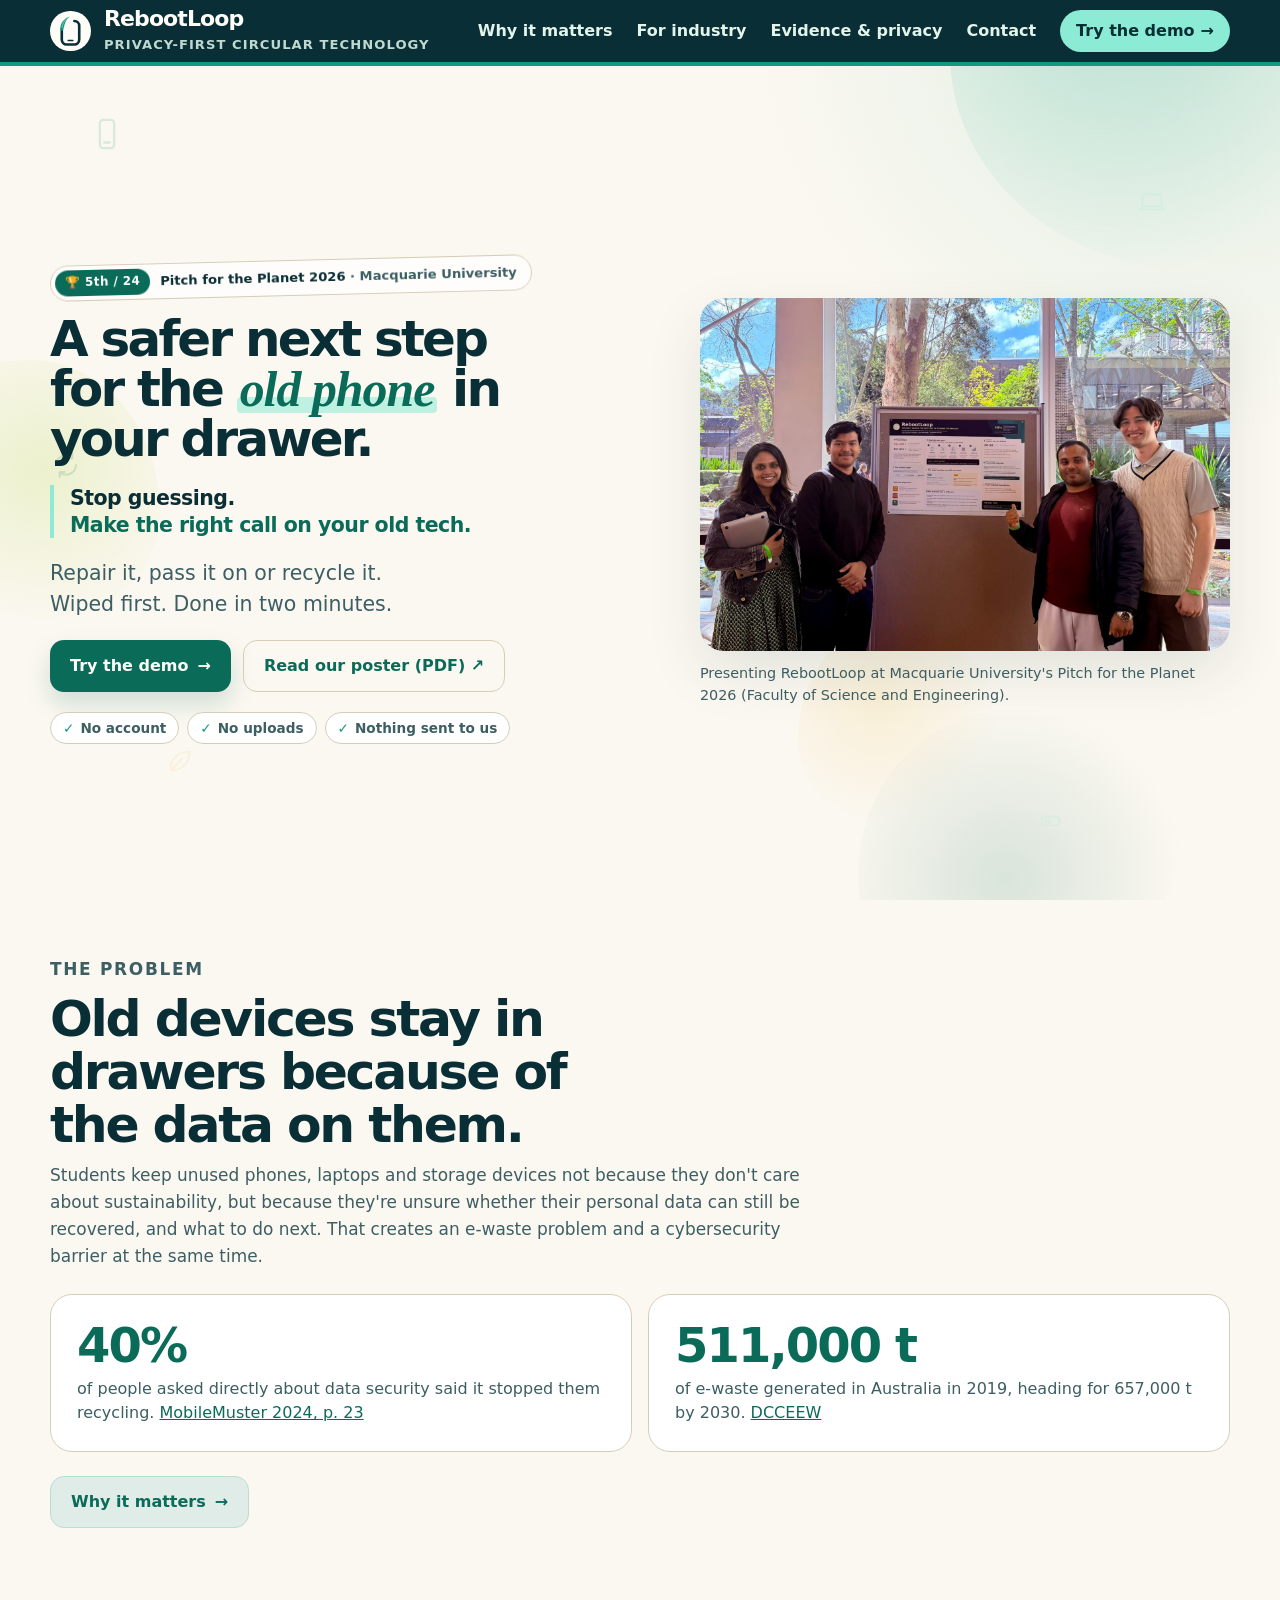
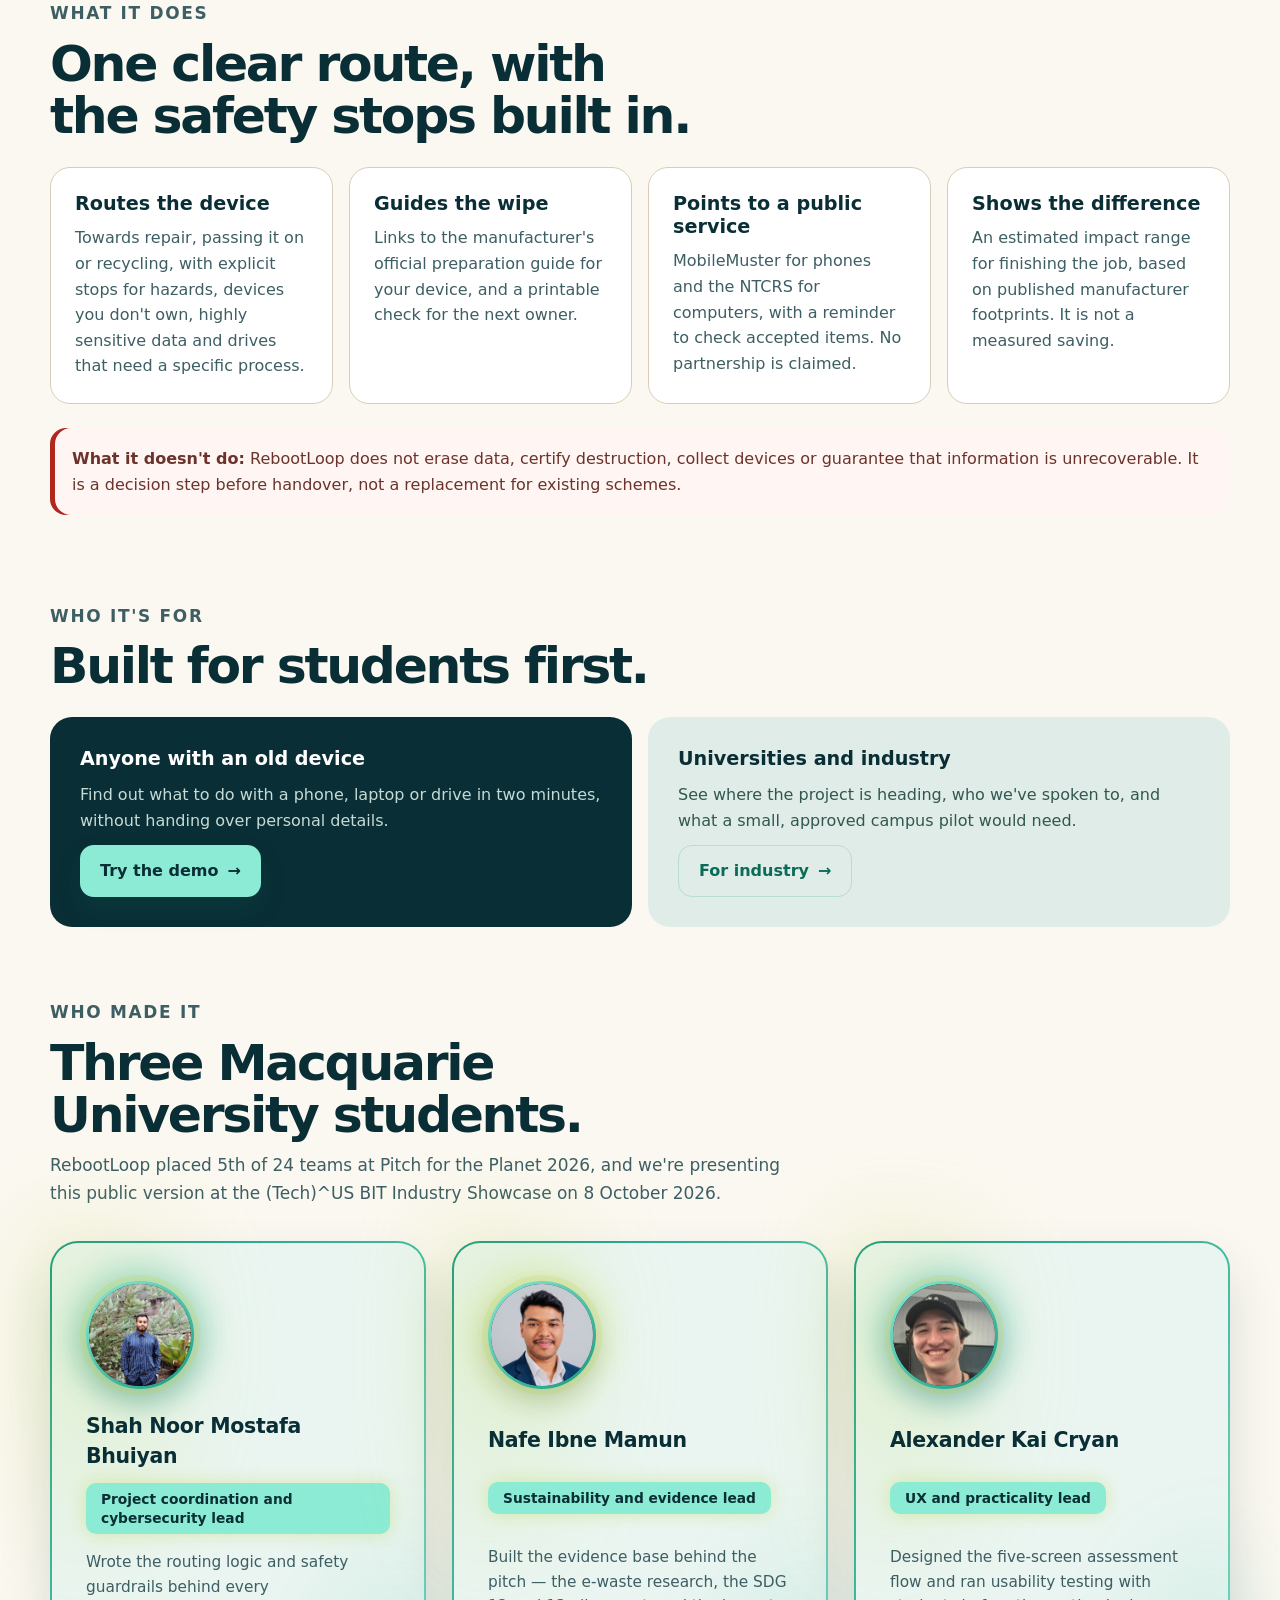
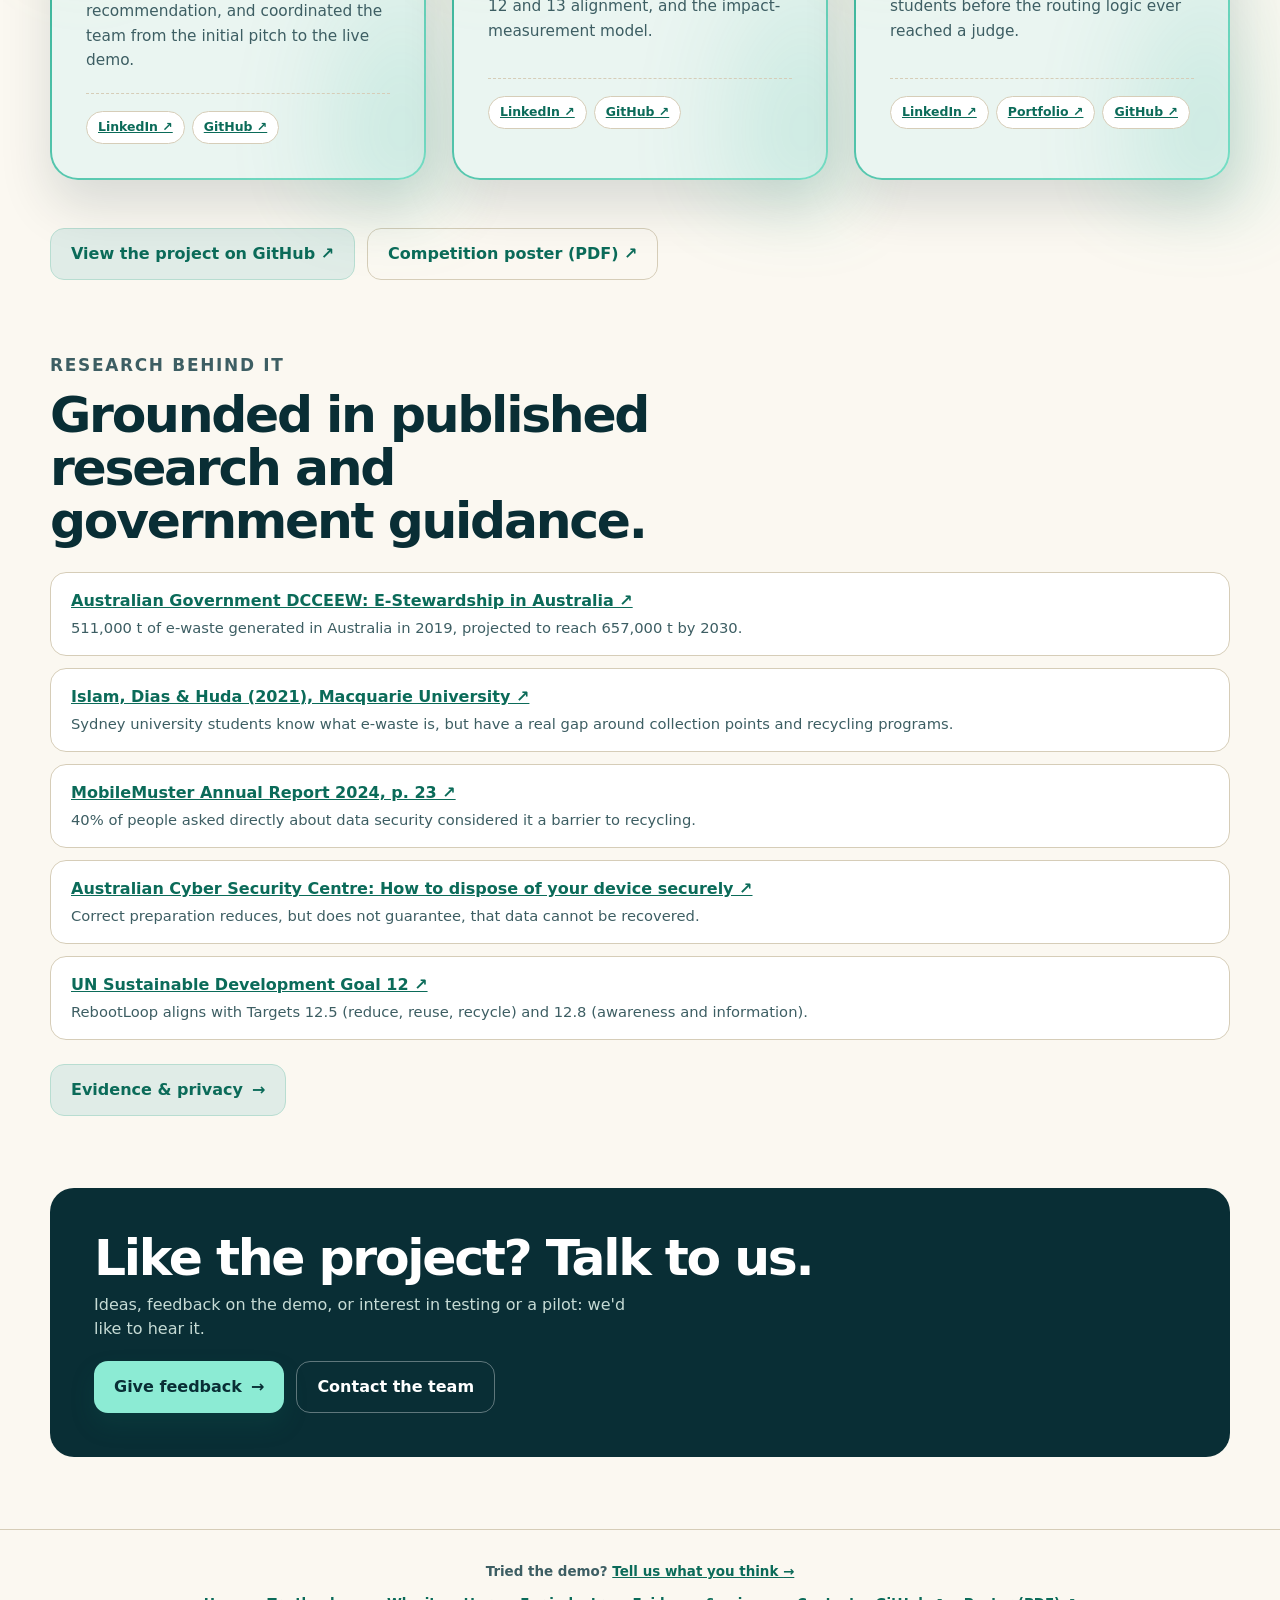
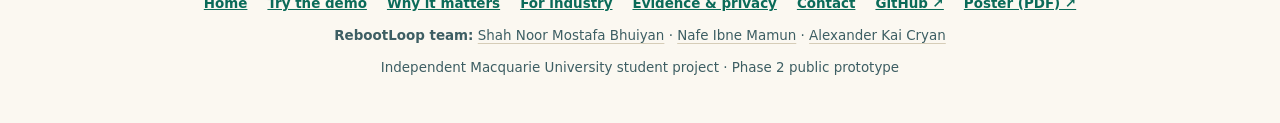
<file: prototype/index.html>
<!doctype html>
<html lang="en">
<head>
  <meta charset="utf-8">
  <meta name="viewport" content="width=device-width, initial-scale=1">
  <meta name="theme-color" content="#092e35">
  <meta name="description" content="RebootLoop is a Macquarie University student project: a free, privacy-first guide to repairing, passing on or recycling an old phone, laptop or drive.">
  <title>RebootLoop | A safer next step for your old device</title>
  <link rel="icon" type="image/svg+xml" href="assets/brand/rebootloop-favicon.svg">
  <link rel="stylesheet" href="styles.css">
  <script src="assets/brand-mark-replay.js" defer></script>
  <script>document.documentElement.classList.add('js-anim')</script>
</head>
<body class="site-page">
  <div class="ambient" aria-hidden="true">
    <span class="blob blob-1"></span>
    <span class="blob blob-2"></span>
    <span class="blob blob-3"></span>
    <span class="blob blob-4"></span>
    <span class="drift-icon icon-1"><svg viewBox="0 0 24 24" fill="none" stroke="currentColor" stroke-width="1.6" stroke-linecap="round" stroke-linejoin="round"><rect x="7" y="2" width="10" height="20" rx="2.4"/><line x1="10" y1="18" x2="14" y2="18"/></svg></span>
    <span class="drift-icon icon-2"><svg viewBox="0 0 24 24" fill="none" stroke="currentColor" stroke-width="1.6" stroke-linecap="round" stroke-linejoin="round"><rect x="3" y="5" width="18" height="11" rx="1.4"/><path d="M1 19h22l-2-3H3Z"/></svg></span>
    <span class="drift-icon icon-3"><svg viewBox="0 0 24 24" fill="none" stroke="currentColor" stroke-width="1.6" stroke-linecap="round" stroke-linejoin="round"><path d="M4 12a8 8 0 0 1 13-6"/><path d="M17 2.5v4h-4"/><path d="M20 12a8 8 0 0 1-13 6"/><path d="M7 21.5v-4h4"/></svg></span>
    <span class="drift-icon icon-4"><svg viewBox="0 0 24 24" fill="none" stroke="currentColor" stroke-width="1.6" stroke-linecap="round" stroke-linejoin="round"><rect x="5" y="9" width="14" height="10" rx="2"/><path d="M9 9V5.5a1 1 0 0 1 1-1h4a1 1 0 0 1 1 1V9"/><line x1="12" y1="13" x2="12" y2="15"/></svg></span>
    <span class="drift-icon icon-5"><svg viewBox="0 0 24 24" fill="none" stroke="currentColor" stroke-width="1.6" stroke-linecap="round" stroke-linejoin="round"><path d="M20 4C10 4 4 10 4 20c10 0 16-6 16-16Z"/><path d="M4 20 14 10"/></svg></span>
    <span class="drift-icon icon-6"><svg viewBox="0 0 24 24" fill="none" stroke="currentColor" stroke-width="1.6" stroke-linecap="round" stroke-linejoin="round"><rect x="2" y="7" width="18" height="10" rx="2"/><line x1="22" y1="10" x2="22" y2="14"/><line x1="6.5" y1="9.5" x2="6.5" y2="14.5"/><line x1="10" y1="9.5" x2="10" y2="14.5"/></svg></span>
  </div>
  <header class="site-header">
    <div class="header-inner">
      <a class="brand" href="index.html" aria-label="RebootLoop home">
        <div class="brand-mark" aria-hidden="true">
          <img src="assets/brand/rebootloop-mark-mint-animated.svg" alt="">
        </div>
        <div>
          <div class="brand-name">RebootLoop</div>
          <div class="brand-sub">Privacy-first circular technology</div>
        </div>
      </a>
      <nav class="site-nav" aria-label="Site">
        <a href="why.html">Why it matters</a>
        <a href="industry.html">For industry</a>
        <a href="evidence.html">Evidence &amp; privacy</a>
        <a href="contact.html">Contact</a>
        <a class="nav-cta" href="demo.html">Try the demo <span aria-hidden="true">→</span></a>
      </nav>
    </div>
  </header>

  <main class="page">
    <section class="home-hero" aria-labelledby="home-title">
      <div class="hero-copy">
        <p class="award"><span class="award-tag" aria-hidden="true">🏆 5th / 24</span><span class="sr-only">5th of 24 teams at </span><span class="award-label">Pitch for the Planet 2026<span class="award-org"> · Macquarie University</span></span></p>
        <h1 id="home-title">A safer next step for the <em>old phone</em> in your drawer.</h1>
        <p class="slogan"><span>Stop guessing.</span> <span>Make the right call on your old tech.</span></p>
        <p class="lead">Repair it, pass it on or recycle it. Wiped first. Done in two minutes.</p>
        <div class="button-row">
          <a class="primary-button" href="demo.html">Try the demo <span aria-hidden="true">→</span></a>
          <a class="quiet-button" href="https://github.com/RebootLoopMQ/RebootLoop/blob/main/docs/poster-showcase.pdf" target="_blank" rel="noopener noreferrer">Read our poster (PDF) ↗</a>
        </div>
        <ul class="hero-tags" aria-label="Privacy">
          <li>No account</li>
          <li>No uploads</li>
          <li>Nothing sent to us</li>
        </ul>
      </div>
      <figure class="hero-figure">
        <img src="images/pitch-for-the-planet-2026-team.jpg" width="1600" height="1302" alt="The RebootLoop team standing beside their competition poster at Pitch for the Planet 2026.">
        <figcaption>Presenting RebootLoop at Macquarie University's Pitch for the Planet 2026 (Faculty of Science and Engineering).</figcaption>
      </figure>
    </section>

    <section class="band" aria-labelledby="problem-title">
      <div class="band-head">
        <p class="eyebrow">The problem</p>
        <h2 id="problem-title">Old devices stay in drawers because of the data on them.</h2>
        <p>Students keep unused phones, laptops and storage devices not because they don't care about sustainability, but because they're unsure whether their personal data can still be recovered, and what to do next. That creates an e-waste problem and a cybersecurity barrier at the same time.</p>
      </div>
      <div class="stat-row">
        <div class="stat"><strong>40%</strong><span>of people asked directly about data security said it stopped them recycling. <a href="https://www.mobilemuster.com.au/wp-content/uploads/2026/02/MOB_AnnualReport2024_UPDATE.v1.pdf" target="_blank" rel="noopener noreferrer">MobileMuster 2024, p. 23</a></span></div>
        <div class="stat"><strong>511,000 t</strong><span>of e-waste generated in Australia in 2019, heading for 657,000 t by 2030. <a href="https://www.dcceew.gov.au/environment/protection/waste/e-waste" target="_blank" rel="noopener noreferrer">DCCEEW</a></span></div>
      </div>
      <div><a class="secondary-button" href="why.html">Why it matters <span aria-hidden="true">→</span></a></div>
    </section>

    <section class="band" aria-labelledby="does-title">
      <div class="band-head">
        <p class="eyebrow">What it does</p>
        <h2 id="does-title">One clear route, with the safety stops built in.</h2>
      </div>
      <div class="feature-grid">
        <div class="feature"><h3>Routes the device</h3><p>Towards repair, passing it on or recycling, with explicit stops for hazards, devices you don't own, highly sensitive data and drives that need a specific process.</p></div>
        <div class="feature"><h3>Guides the wipe</h3><p>Links to the manufacturer's official preparation guide for your device, and a printable check for the next owner.</p></div>
        <div class="feature"><h3>Points to a public service</h3><p>MobileMuster for phones and the NTCRS for computers, with a reminder to check accepted items. No partnership is claimed.</p></div>
        <div class="feature"><h3>Shows the difference</h3><p>An estimated impact range for finishing the job, based on published manufacturer footprints. It is not a measured saving.</p></div>
      </div>
      <p class="limits"><strong>What it doesn't do:</strong> RebootLoop does not erase data, certify destruction, collect devices or guarantee that information is unrecoverable. It is a decision step before handover, not a replacement for existing schemes.</p>
    </section>

    <section class="band" aria-labelledby="for-title">
      <div class="band-head">
        <p class="eyebrow">Who it's for</p>
        <h2 id="for-title">Built for students first.</h2>
      </div>
      <div class="audience-grid">
        <div class="audience primary">
          <h3>Anyone with an old device</h3>
          <p>Find out what to do with a phone, laptop or drive in two minutes, without handing over personal details.</p>
          <a class="primary-button" href="demo.html">Try the demo <span aria-hidden="true">→</span></a>
        </div>
        <div class="audience secondary">
          <h3>Universities and industry</h3>
          <p>See where the project is heading, who we've spoken to, and what a small, approved campus pilot would need.</p>
          <a class="secondary-button" href="industry.html">For industry <span aria-hidden="true">→</span></a>
        </div>
      </div>
    </section>

    <section class="band" aria-labelledby="team-title">
      <div class="band-head">
        <p class="eyebrow">Who made it</p>
        <h2 id="team-title">Three Macquarie University students.</h2>
        <p>RebootLoop placed 5th of 24 teams at Pitch for the Planet 2026, and we're presenting this public version at the (Tech)^US BIT Industry Showcase on 8 October 2026.</p>
      </div>
      <div class="team-grid">
        <div class="member"><div class="avatar-wrap"><span class="avatar-blob" aria-hidden="true"></span><img class="member-photo" src="images/team/shah.jpg" width="480" height="480" alt="Shah Noor Mostafa Bhuiyan"></div><strong>Shah Noor Mostafa Bhuiyan</strong><span class="role-tag">Project coordination and cybersecurity lead</span><p class="member-bio">Wrote the routing logic and safety guardrails behind every recommendation, and coordinated the team from the initial pitch to the live demo.</p><div class="member-links"><a href="https://www.linkedin.com/in/shah-noor-mostafa-a42b8134a" target="_blank" rel="noopener noreferrer" aria-label="Shah Noor Mostafa Bhuiyan's LinkedIn">LinkedIn ↗</a><a href="https://github.com/shahnoormostafa-coder" target="_blank" rel="noopener noreferrer" aria-label="Shah Noor Mostafa Bhuiyan's GitHub">GitHub ↗</a></div></div>
        <div class="member"><div class="avatar-wrap"><span class="avatar-blob" aria-hidden="true"></span><img class="member-photo" src="images/team/nafe.jpg" width="480" height="480" alt="Nafe Ibne Mamun"></div><strong>Nafe Ibne Mamun</strong><span class="role-tag">Sustainability and evidence lead</span><p class="member-bio">Built the evidence base behind the pitch — the e-waste research, the SDG 12 and 13 alignment, and the impact-measurement model.</p><div class="member-links"><a href="https://au.linkedin.com/in/nafe-ibne-mamun-7329b1255" target="_blank" rel="noopener noreferrer" aria-label="Nafe Ibne Mamun's LinkedIn">LinkedIn ↗</a><a href="https://github.com/Nafe74" target="_blank" rel="noopener noreferrer" aria-label="Nafe Ibne Mamun's GitHub">GitHub ↗</a></div></div>
        <div class="member"><div class="avatar-wrap"><span class="avatar-blob" aria-hidden="true"></span><img class="member-photo" src="images/team/kai.jpg" width="480" height="480" alt="Alexander Kai Cryan"></div><strong>Alexander Kai Cryan</strong><span class="role-tag">UX and practicality lead</span><p class="member-bio">Designed the five-screen assessment flow and ran usability testing with students before the routing logic ever reached a judge.</p><div class="member-links"><a href="https://au.linkedin.com/in/kaicryan" target="_blank" rel="noopener noreferrer" aria-label="Alexander Kai Cryan's LinkedIn">LinkedIn ↗</a><a href="https://kaicryan.dev/" target="_blank" rel="noopener noreferrer" aria-label="Alexander Kai Cryan's portfolio">Portfolio ↗</a><a href="https://github.com/KaiCryan" target="_blank" rel="noopener noreferrer" aria-label="Alexander Kai Cryan's GitHub">GitHub ↗</a></div></div>
      </div>
      <div class="link-row button-row">
        <a class="secondary-button" href="https://github.com/RebootLoopMQ/RebootLoop" target="_blank" rel="noopener noreferrer">View the project on GitHub ↗</a>
        <a class="quiet-button" href="https://github.com/RebootLoopMQ/RebootLoop/blob/main/docs/poster.pdf" target="_blank" rel="noopener noreferrer">Competition poster (PDF) ↗</a>
      </div>
    </section>

    <section class="band" aria-labelledby="research-title">
      <div class="band-head">
        <p class="eyebrow">Research behind it</p>
        <h2 id="research-title">Grounded in published research and government guidance.</h2>
      </div>
      <ul class="source-list">
        <li><a href="https://www.dcceew.gov.au/environment/protection/waste/e-waste" target="_blank" rel="noopener noreferrer">Australian Government DCCEEW: E-Stewardship in Australia ↗</a><span>511,000 t of e-waste generated in Australia in 2019, projected to reach 657,000 t by 2030.</span></li>
        <li><a href="https://researchers.mq.edu.au/en/publications/young-consumers-e-waste-awareness-consumption-disposal-and-recycl/" target="_blank" rel="noopener noreferrer">Islam, Dias &amp; Huda (2021), Macquarie University ↗</a><span>Sydney university students know what e-waste is, but have a real gap around collection points and recycling programs.</span></li>
        <li><a href="https://www.mobilemuster.com.au/wp-content/uploads/2026/02/MOB_AnnualReport2024_UPDATE.v1.pdf" target="_blank" rel="noopener noreferrer">MobileMuster Annual Report 2024, p. 23 ↗</a><span>40% of people asked directly about data security considered it a barrier to recycling.</span></li>
        <li><a href="https://www.cyber.gov.au/protect-yourself/securing-your-devices/how-secure-your-device/how-dispose-your-device-securely" target="_blank" rel="noopener noreferrer">Australian Cyber Security Centre: How to dispose of your device securely ↗</a><span>Correct preparation reduces, but does not guarantee, that data cannot be recovered.</span></li>
        <li><a href="https://sdgs.un.org/goals/goal12" target="_blank" rel="noopener noreferrer">UN Sustainable Development Goal 12 ↗</a><span>RebootLoop aligns with Targets 12.5 (reduce, reuse, recycle) and 12.8 (awareness and information).</span></li>
      </ul>
      <div><a class="secondary-button" href="evidence.html">Evidence &amp; privacy <span aria-hidden="true">→</span></a></div>
    </section>

    <section class="talk-band" aria-labelledby="talk-title">
      <div>
        <h2 id="talk-title">Like the project? Talk to us.</h2>
        <p>Ideas, feedback on the demo, or interest in testing or a pilot: we'd like to hear it.</p>
      </div>
      <div class="button-row">
        <a class="primary-button" href="contact.html#feedback">Give feedback <span aria-hidden="true">→</span></a>
        <a class="quiet-button" href="contact.html">Contact the team</a>
      </div>
    </section>

  </main>

  <footer class="site-footer">
    <p class="footer-feedback">Tried the demo? <a href="contact.html#feedback">Tell us what you think <span aria-hidden="true">→</span></a></p>
    <nav class="footer-links" aria-label="Footer">
      <a href="index.html">Home</a>
      <a href="demo.html">Try the demo</a>
      <a href="why.html">Why it matters</a>
      <a href="industry.html">For industry</a>
      <a href="evidence.html">Evidence &amp; privacy</a>
      <a href="contact.html">Contact</a>
      <a href="https://github.com/RebootLoopMQ/RebootLoop" target="_blank" rel="noopener noreferrer">GitHub ↗</a>
      <a href="https://github.com/RebootLoopMQ/RebootLoop/blob/main/docs/poster-showcase.pdf" target="_blank" rel="noopener noreferrer">Poster (PDF) ↗</a>
    </nav>
    <p><strong>RebootLoop team:</strong> <a class="team-link" href="https://www.linkedin.com/in/shah-noor-mostafa-a42b8134a" target="_blank" rel="noopener noreferrer" aria-label="Shah Noor Mostafa Bhuiyan on LinkedIn">Shah Noor Mostafa Bhuiyan</a> · <a class="team-link" href="https://au.linkedin.com/in/nafe-ibne-mamun-7329b1255" target="_blank" rel="noopener noreferrer" aria-label="Nafe Ibne Mamun on LinkedIn">Nafe Ibne Mamun</a> · <a class="team-link" href="https://au.linkedin.com/in/kaicryan" target="_blank" rel="noopener noreferrer" aria-label="Alexander Kai Cryan on LinkedIn">Alexander Kai Cryan</a></p>
    <p>Independent Macquarie University student project · Phase 2 public prototype</p>
  </footer>

  <script>
    // Team cards animate in as the section scrolls into view. Progressive enhancement:
    // without JS or IntersectionObserver, .member keeps its default (visible) styling
    // because the hidden state only exists under html.js-anim (see styles.css).
    (function () {
      var cards = document.querySelectorAll(".team-grid .member");
      if (!cards.length) return;
      if (!("IntersectionObserver" in window)) {
        cards.forEach(function (card) { card.classList.add("is-visible"); });
        return;
      }
      var list = Array.prototype.slice.call(cards);
      var io = new IntersectionObserver(function (entries) {
        entries.forEach(function (entry) {
          if (!entry.isIntersecting) return;
          var index = list.indexOf(entry.target);
          entry.target.style.transitionDelay = (index * 110) + "ms";
          entry.target.classList.add("is-visible");
          io.unobserve(entry.target);
        });
      }, { threshold: .3 });
      list.forEach(function (card) { io.observe(card); });
    })();
  </script>
</body>
</html>
</file>
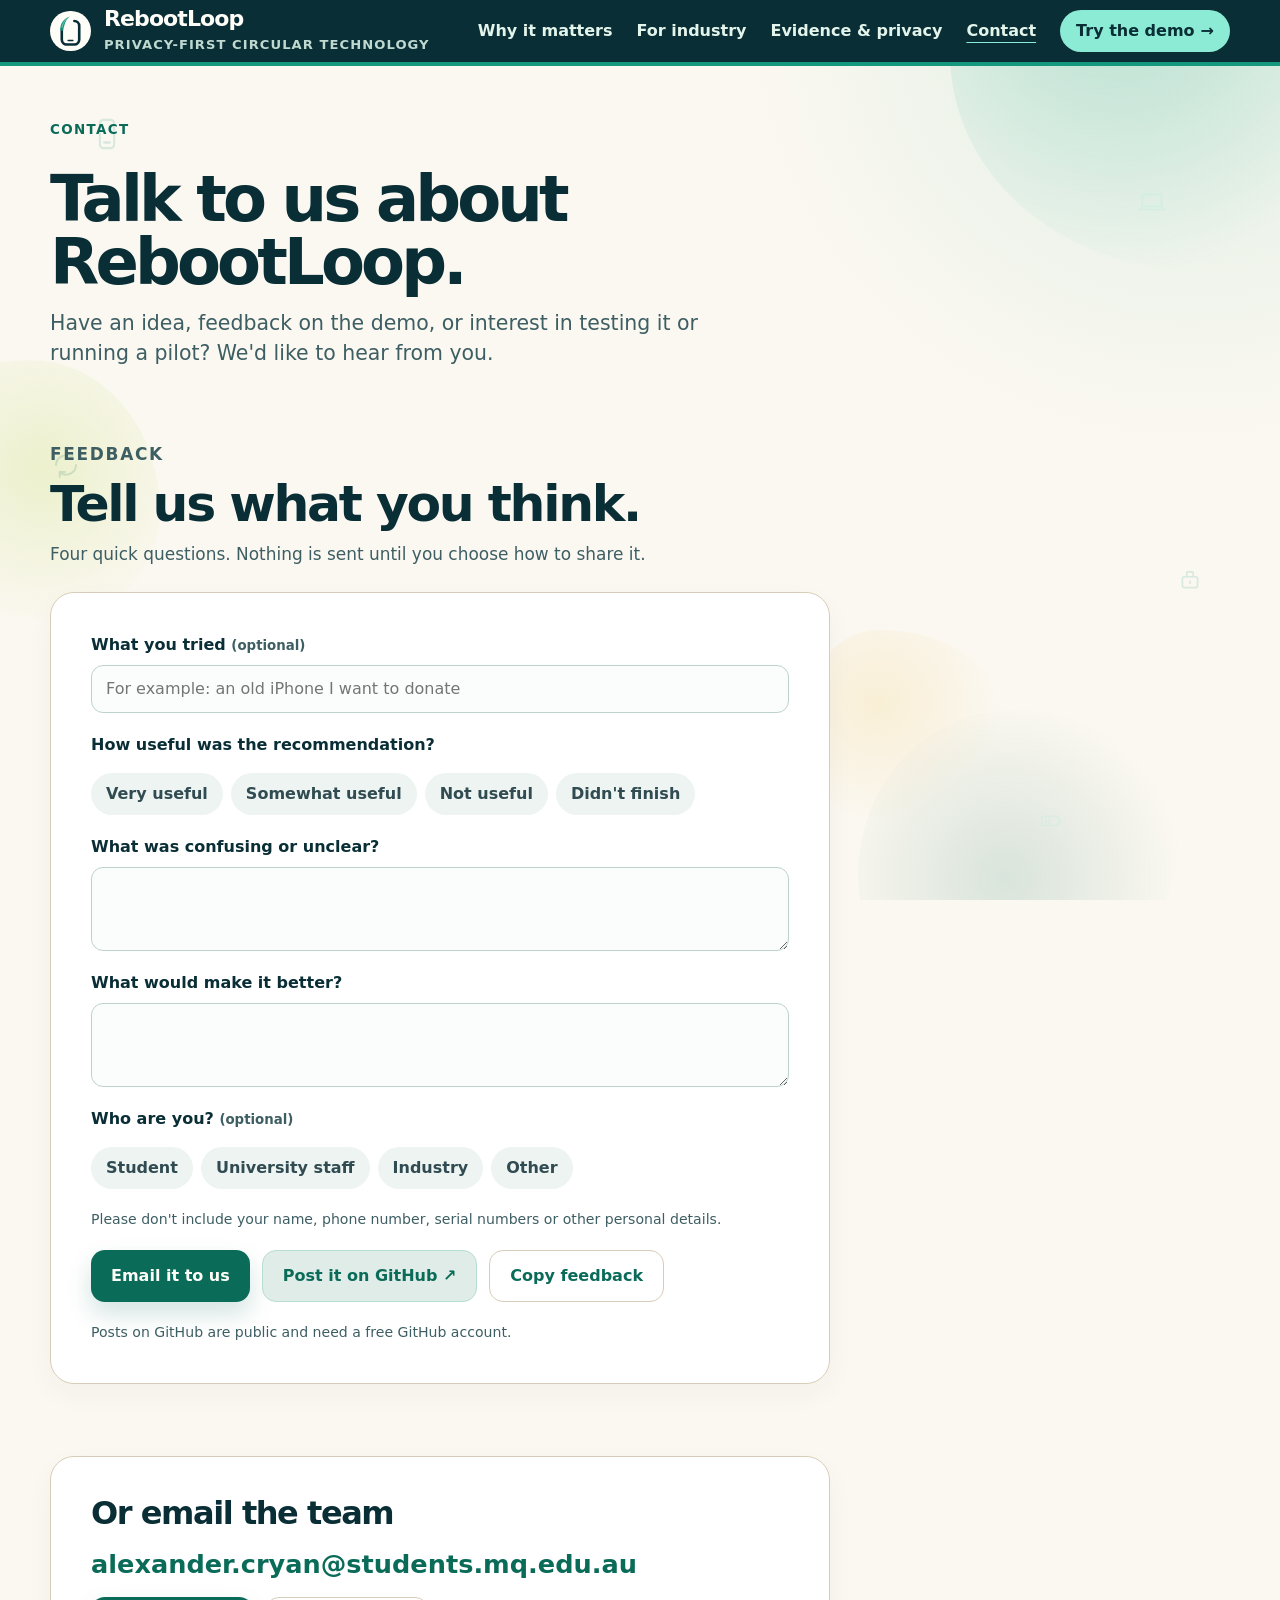
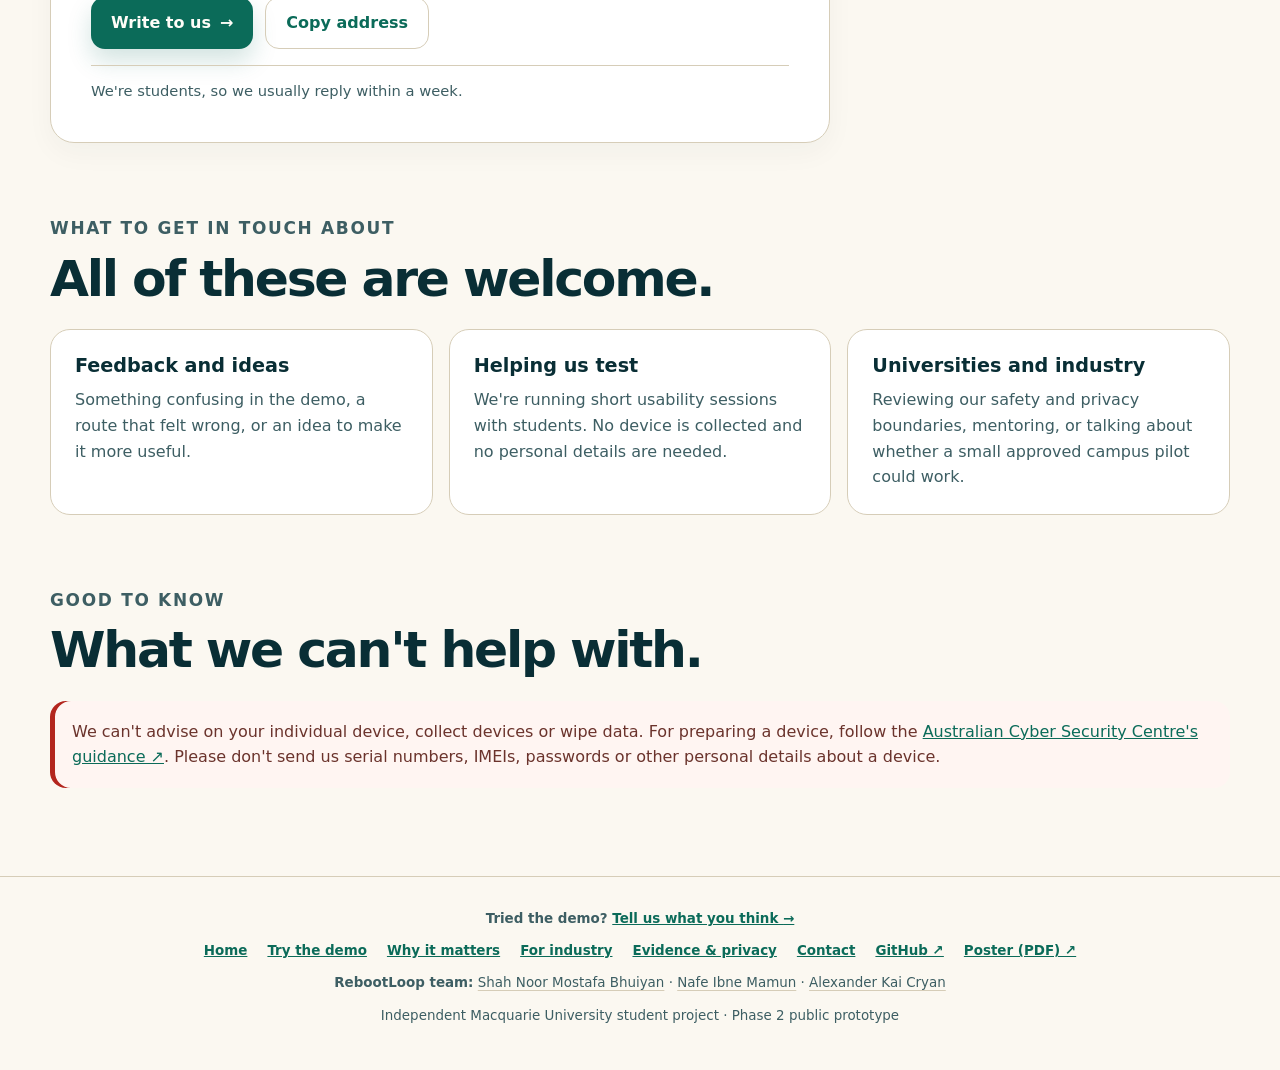
<file: prototype/contact.html>
<!doctype html>
<html lang="en">
<head>
  <meta charset="utf-8">
  <meta name="viewport" content="width=device-width, initial-scale=1">
  <meta name="theme-color" content="#092e35">
  <meta name="description" content="Get in touch with the RebootLoop team about ideas, feedback, testing or a pilot.">
  <title>Contact | RebootLoop</title>
  <link rel="icon" type="image/svg+xml" href="assets/brand/rebootloop-favicon.svg">
  <link rel="stylesheet" href="styles.css">
  <script src="assets/brand-mark-replay.js" defer></script>
</head>
<body class="site-page">
  <div class="ambient" aria-hidden="true">
    <span class="blob blob-1"></span>
    <span class="blob blob-2"></span>
    <span class="blob blob-3"></span>
    <span class="blob blob-4"></span>
    <span class="drift-icon icon-1"><svg viewBox="0 0 24 24" fill="none" stroke="currentColor" stroke-width="1.6" stroke-linecap="round" stroke-linejoin="round"><rect x="7" y="2" width="10" height="20" rx="2.4"/><line x1="10" y1="18" x2="14" y2="18"/></svg></span>
    <span class="drift-icon icon-2"><svg viewBox="0 0 24 24" fill="none" stroke="currentColor" stroke-width="1.6" stroke-linecap="round" stroke-linejoin="round"><rect x="3" y="5" width="18" height="11" rx="1.4"/><path d="M1 19h22l-2-3H3Z"/></svg></span>
    <span class="drift-icon icon-3"><svg viewBox="0 0 24 24" fill="none" stroke="currentColor" stroke-width="1.6" stroke-linecap="round" stroke-linejoin="round"><path d="M4 12a8 8 0 0 1 13-6"/><path d="M17 2.5v4h-4"/><path d="M20 12a8 8 0 0 1-13 6"/><path d="M7 21.5v-4h4"/></svg></span>
    <span class="drift-icon icon-4"><svg viewBox="0 0 24 24" fill="none" stroke="currentColor" stroke-width="1.6" stroke-linecap="round" stroke-linejoin="round"><rect x="5" y="9" width="14" height="10" rx="2"/><path d="M9 9V5.5a1 1 0 0 1 1-1h4a1 1 0 0 1 1 1V9"/><line x1="12" y1="13" x2="12" y2="15"/></svg></span>
    <span class="drift-icon icon-5"><svg viewBox="0 0 24 24" fill="none" stroke="currentColor" stroke-width="1.6" stroke-linecap="round" stroke-linejoin="round"><path d="M20 4C10 4 4 10 4 20c10 0 16-6 16-16Z"/><path d="M4 20 14 10"/></svg></span>
    <span class="drift-icon icon-6"><svg viewBox="0 0 24 24" fill="none" stroke="currentColor" stroke-width="1.6" stroke-linecap="round" stroke-linejoin="round"><rect x="2" y="7" width="18" height="10" rx="2"/><line x1="22" y1="10" x2="22" y2="14"/><line x1="6.5" y1="9.5" x2="6.5" y2="14.5"/><line x1="10" y1="9.5" x2="10" y2="14.5"/></svg></span>
  </div>
  <header class="site-header">
    <div class="header-inner">
      <a class="brand" href="index.html" aria-label="RebootLoop home">
        <div class="brand-mark" aria-hidden="true">
          <img src="assets/brand/rebootloop-mark-mint-animated.svg" alt="">
        </div>
        <div>
          <div class="brand-name">RebootLoop</div>
          <div class="brand-sub">Privacy-first circular technology</div>
        </div>
      </a>
      <nav class="site-nav" aria-label="Site">
        <a href="why.html">Why it matters</a>
        <a href="industry.html">For industry</a>
        <a href="evidence.html">Evidence &amp; privacy</a>
        <a href="contact.html" aria-current="page">Contact</a>
        <a class="nav-cta" href="demo.html">Try the demo <span aria-hidden="true">→</span></a>
      </nav>
    </div>
  </header>

  <main class="page">
    <div class="page-head">
      <p class="eyebrow">Contact</p>
      <h1>Talk to us about RebootLoop.</h1>
      <p class="lead">Have an idea, feedback on the demo, or interest in testing it or running a pilot? We'd like to hear from you.</p>
    </div>

    <section class="feedback-card" id="feedback" aria-labelledby="feedback-title">
      <div class="band-head">
        <p class="eyebrow">Feedback</p>
        <h2 id="feedback-title">Tell us what you think.</h2>
        <p>Four quick questions. Nothing is sent until you choose how to share it.</p>
      </div>
      <form class="feedback-form" id="feedbackForm" novalidate>
        <label class="field" for="fbTried"><span>What you tried <small>(optional)</small></span>
          <input id="fbTried" name="tried" type="text" autocomplete="off" placeholder="For example: an old iPhone I want to donate">
        </label>
        <fieldset class="chip-group">
          <legend>How useful was the recommendation?</legend>
          <input id="fbUse1" type="radio" name="useful" value="Very useful"><label for="fbUse1">Very useful</label>
          <input id="fbUse2" type="radio" name="useful" value="Somewhat useful"><label for="fbUse2">Somewhat useful</label>
          <input id="fbUse3" type="radio" name="useful" value="Not useful"><label for="fbUse3">Not useful</label>
          <input id="fbUse4" type="radio" name="useful" value="Didn't finish"><label for="fbUse4">Didn't finish</label>
        </fieldset>
        <label class="field" for="fbConfusing"><span>What was confusing or unclear?</span>
          <textarea id="fbConfusing" name="confusing" rows="3"></textarea>
        </label>
        <label class="field" for="fbBetter"><span>What would make it better?</span>
          <textarea id="fbBetter" name="better" rows="3"></textarea>
        </label>
        <fieldset class="chip-group">
          <legend>Who are you? <small>(optional)</small></legend>
          <input id="fbWho1" type="radio" name="who" value="Student"><label for="fbWho1">Student</label>
          <input id="fbWho2" type="radio" name="who" value="University staff"><label for="fbWho2">University staff</label>
          <input id="fbWho3" type="radio" name="who" value="Industry"><label for="fbWho3">Industry</label>
          <input id="fbWho4" type="radio" name="who" value="Other"><label for="fbWho4">Other</label>
        </fieldset>
        <p class="field-note">Please don't include your name, phone number, serial numbers or other personal details.</p>
        <div class="button-row">
          <button class="primary-button" type="button" id="fbEmail" hidden>Email it to us</button>
          <a class="secondary-button" id="fbGitHub" href="https://github.com/RebootLoopMQ/RebootLoop/issues/new" target="_blank" rel="noopener noreferrer">Post it on GitHub ↗</a>
          <button class="quiet-button" type="button" id="fbCopy">Copy feedback</button>
        </div>
        <p class="copy-status" id="fbStatus" aria-live="polite"></p>
        <p class="field-note">Posts on GitHub are public and need a free GitHub account.<span id="fbEmailPending"> Email will be available once our team address is set up.</span></p>
      </form>
    </section>

    <section class="contact-card" aria-labelledby="email-title">
      <div class="contact-email" id="contactEmail" data-email="alexander.cryan@students.mq.edu.au">
        <h2 id="email-title">Or email the team</h2>
        <div class="email-ready" hidden>
          <p class="email-address"><span id="emailText"></span></p>
          <div class="button-row">
            <a class="primary-button" id="emailLink" href="#">Write to us <span aria-hidden="true">→</span></a>
            <button class="quiet-button" type="button" id="copyEmail">Copy address</button>
          </div>
          <p class="copy-status" id="copyStatus" aria-live="polite"></p>
        </div>
        <div class="email-pending">
          <p>Our shared team email is coming soon. In the meantime, you can reach us through the project on GitHub.</p>
          <div class="button-row">
            <a class="primary-button" href="https://github.com/RebootLoopMQ/RebootLoop/issues" target="_blank" rel="noopener noreferrer">Leave a note on GitHub ↗</a>
          </div>
        </div>
      </div>
      <p class="contact-note">We're students, so we usually reply within a week.</p>
    </section>

    <section class="band" aria-labelledby="about-title">
      <div class="band-head">
        <p class="eyebrow">What to get in touch about</p>
        <h2 id="about-title">All of these are welcome.</h2>
      </div>
      <div class="feature-grid">
        <div class="feature"><h3>Feedback and ideas</h3><p>Something confusing in the demo, a route that felt wrong, or an idea to make it more useful.</p></div>
        <div class="feature"><h3>Helping us test</h3><p>We're running short usability sessions with students. No device is collected and no personal details are needed.</p></div>
        <div class="feature"><h3>Universities and industry</h3><p>Reviewing our safety and privacy boundaries, mentoring, or talking about whether a small approved campus pilot could work.</p></div>
      </div>
    </section>

    <section class="band" aria-labelledby="limits-title">
      <div class="band-head">
        <p class="eyebrow">Good to know</p>
        <h2 id="limits-title">What we can't help with.</h2>
      </div>
      <p class="limits">We can't advise on your individual device, collect devices or wipe data. For preparing a device, follow the <a href="https://www.cyber.gov.au/protect-yourself/securing-your-devices/how-secure-your-device/how-dispose-your-device-securely" target="_blank" rel="noopener noreferrer">Australian Cyber Security Centre's guidance ↗</a>. Please don't send us serial numbers, IMEIs, passwords or other personal details about a device.</p>
    </section>

  </main>

  <footer class="site-footer">
    <p class="footer-feedback">Tried the demo? <a href="contact.html#feedback">Tell us what you think <span aria-hidden="true">→</span></a></p>
    <nav class="footer-links" aria-label="Footer">
      <a href="index.html">Home</a>
      <a href="demo.html">Try the demo</a>
      <a href="why.html">Why it matters</a>
      <a href="industry.html">For industry</a>
      <a href="evidence.html">Evidence &amp; privacy</a>
      <a href="contact.html">Contact</a>
      <a href="https://github.com/RebootLoopMQ/RebootLoop" target="_blank" rel="noopener noreferrer">GitHub ↗</a>
      <a href="https://github.com/RebootLoopMQ/RebootLoop/blob/main/docs/poster-showcase.pdf" target="_blank" rel="noopener noreferrer">Poster (PDF) ↗</a>
    </nav>
    <p><strong>RebootLoop team:</strong> <a class="team-link" href="https://www.linkedin.com/in/shah-noor-mostafa-a42b8134a" target="_blank" rel="noopener noreferrer" aria-label="Shah Noor Mostafa Bhuiyan on LinkedIn">Shah Noor Mostafa Bhuiyan</a> · <a class="team-link" href="https://au.linkedin.com/in/nafe-ibne-mamun-7329b1255" target="_blank" rel="noopener noreferrer" aria-label="Nafe Ibne Mamun on LinkedIn">Nafe Ibne Mamun</a> · <a class="team-link" href="https://au.linkedin.com/in/kaicryan" target="_blank" rel="noopener noreferrer" aria-label="Alexander Kai Cryan on LinkedIn">Alexander Kai Cryan</a></p>
    <p>Independent Macquarie University student project · Phase 2 public prototype</p>
  </footer>
  <script>
    // Shows the team email once it is set in data-email; until then the GitHub fallback stays visible.
    const box = document.getElementById("contactEmail");
    const email = box.dataset.email.trim();
    if (email) {
      box.querySelector(".email-pending").hidden = true;
      box.querySelector(".email-ready").hidden = false;
      document.getElementById("emailText").textContent = email;
      document.getElementById("emailLink").href = `mailto:${email}?subject=${encodeURIComponent("About RebootLoop")}`;
      document.getElementById("copyEmail").addEventListener("click", async () => {
        const status = document.getElementById("copyStatus");
        try {
          await navigator.clipboard.writeText(email);
          status.textContent = "Copied.";
        } catch {
          getSelection().selectAllChildren(document.getElementById("emailText"));
          status.textContent = "Press Ctrl+C or Cmd+C to copy.";
        }
      });
    }

    // Feedback: "Email it to us" sends straight to Formspree, which forwards it to our inbox —
    // no mail app needed. Posting to GitHub or copying stay as manual alternatives.
    const FEEDBACK_ENDPOINT = "https://formspree.io/f/xzeddqpd";
    const form = document.getElementById("feedbackForm");
    const fbStatus = document.getElementById("fbStatus");
    const tried = new URLSearchParams(location.search).get("tried");
    if (tried) document.getElementById("fbTried").value = tried;

    function feedbackText() {
      const value = name => (form.elements[name].value || "").trim();
      const lines = [
        ["What I tried", value("tried")],
        ["How useful was the recommendation", value("useful")],
        ["What was confusing or unclear", value("confusing")],
        ["What would make it better", value("better")],
        ["Who I am", value("who")]
      ].filter(([, answer]) => answer).map(([question, answer]) => `${question}: ${answer}`);
      return lines.join("\n\n");
    }

    // "What I tried" alone isn't feedback yet; at least one of the questions needs an answer.
    const hasAnswers = () => ["useful", "confusing", "better"].some(name => (form.elements[name].value || "").trim());

    function updateShareLinks() {
      const text = feedbackText();
      const title = `Feedback: ${form.elements.tried.value.trim() || "RebootLoop demo"}`;
      document.getElementById("fbGitHub").href = `https://github.com/RebootLoopMQ/RebootLoop/issues/new?title=${encodeURIComponent(title)}&body=${encodeURIComponent(text)}`;
    }

    if (email) {
      document.getElementById("fbEmail").hidden = false;
      document.getElementById("fbEmailPending").hidden = true;
    }
    form.addEventListener("input", updateShareLinks);
    form.addEventListener("change", updateShareLinks);
    updateShareLinks();

    // Posting to GitHub needs at least one answer (an empty public issue isn't useful);
    // emailing us doesn't — send it straight away, whatever's filled in.
    document.getElementById("fbGitHub").addEventListener("click", event => {
      if (hasAnswers()) { fbStatus.textContent = ""; return; }
      event.preventDefault();
      fbStatus.textContent = "Answer at least one question first.";
    });
    const fbEmailButton = document.getElementById("fbEmail");
    fbEmailButton.addEventListener("click", async () => {
      const title = `Feedback: ${form.elements.tried.value.trim() || "RebootLoop demo"}`;
      fbEmailButton.disabled = true;
      fbStatus.textContent = "Sending…";
      try {
        const data = new FormData(form);
        data.set("_subject", title);
        const res = await fetch(FEEDBACK_ENDPOINT, {
          method: "POST",
          headers: { Accept: "application/json" },
          body: data
        });
        if (res.ok) {
          fbStatus.textContent = "Sent — thanks for the feedback!";
          form.reset();
          updateShareLinks();
        } else {
          fbStatus.textContent = "Couldn't send that. Try \"Post it on GitHub\" or \"Copy feedback\" instead.";
        }
      } catch {
        fbStatus.textContent = "Couldn't send that. Try \"Post it on GitHub\" or \"Copy feedback\" instead.";
      } finally {
        fbEmailButton.disabled = false;
      }
    });

    document.getElementById("fbCopy").addEventListener("click", async () => {
      if (!hasAnswers()) { fbStatus.textContent = "Answer at least one question first."; return; }
      const text = feedbackText();
      try {
        await navigator.clipboard.writeText(text);
        fbStatus.textContent = "Copied. Paste it wherever suits you.";
      } catch {
        fbStatus.textContent = "Couldn't copy here. Select your answers and copy them instead.";
      }
    });
  </script>
</body>
</html>
</file>
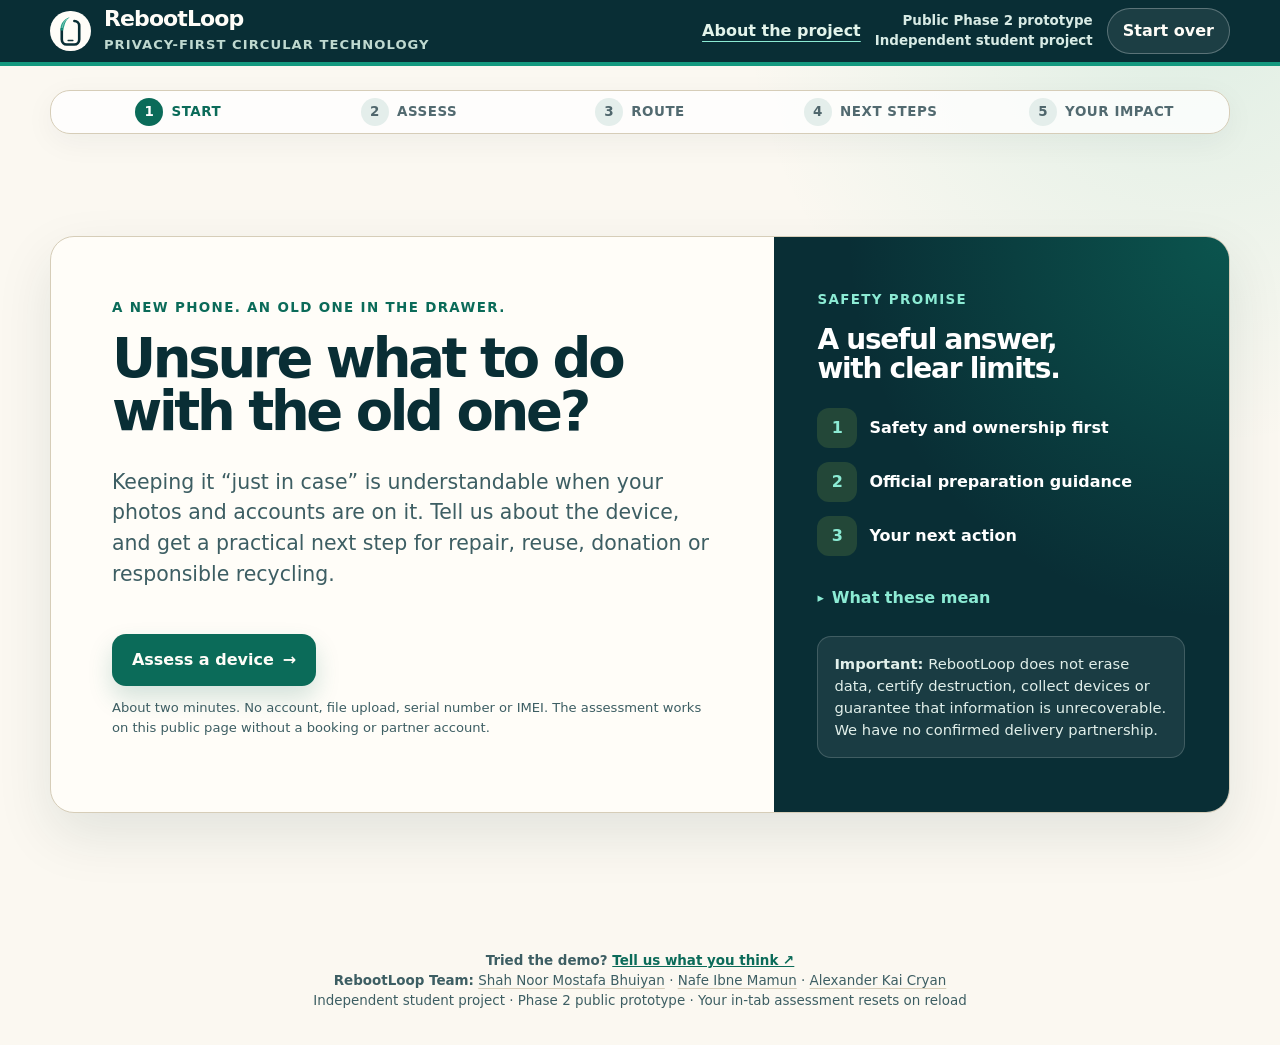
<file: prototype/demo.html>
<!doctype html>
<html lang="en">
<head>
  <meta charset="utf-8">
  <meta name="viewport" content="width=device-width, initial-scale=1">
  <meta name="theme-color" content="#092e35">
  <meta name="description" content="RebootLoop helps you choose a safer next step for an unused device, prepare your data and find an existing recycling pathway. Free public Phase 2 pilot prototype.">
  <title>RebootLoop demo | A safer next step for your old device</title>
  <link rel="icon" type="image/svg+xml" href="assets/brand/rebootloop-favicon.svg">
  <link rel="stylesheet" href="styles.css">
  <script src="assets/brand-mark-replay.js" defer></script>
</head>
<body class="demo-page">
  <header class="site-header">
    <div class="header-inner">
      <a class="brand" href="index.html" aria-label="RebootLoop home">
        <div class="brand-mark" aria-hidden="true">
          <img src="assets/brand/rebootloop-mark-mint-animated.svg" alt="">
        </div>
        <div>
          <div class="brand-name">RebootLoop</div>
          <div class="brand-sub">Privacy-first circular technology</div>
        </div>
      </a>
      <div class="header-actions">
        <a class="header-link" href="index.html">About the project</a>
        <div class="prototype-label">Public Phase 2 prototype<br>Independent student project</div>
        <button class="reset-button" id="resetDemo" type="button">Start over</button>
      </div>
    </div>
  </header>

  <main class="shell">
    <nav class="progress-wrap" aria-label="RebootLoop progress">
      <div class="progress-track">
        <div class="progress-step is-active" data-progress="1"><span>1</span>Start</div>
        <div class="progress-step" data-progress="2"><span>2</span>Assess</div>
        <div class="progress-step" data-progress="3"><span>3</span>Route</div>
        <div class="progress-step" data-progress="4"><span>4</span><em id="step4Label" style="font-style:normal">Next steps</em></div>
        <div class="progress-step" data-progress="5" id="step5"><span>5</span>Your impact</div>
      </div>
    </nav>

    <section class="screen is-active" id="screen-1" data-screen="1" aria-labelledby="start-title">
      <div class="surface start-grid">
        <div class="start-main">
          <p class="eyebrow">A new phone. An old one in the drawer.</p>
          <h1 id="start-title">Unsure what to do with the old one?</h1>
          <p class="lead">Keeping it “just in case” is understandable when your photos and accounts are on it. Tell us about the device, and get a practical next step for repair, reuse, donation or responsible recycling.</p>
          <div class="button-row">
            <button class="primary-button" type="button" data-go="2">Assess a device <span aria-hidden="true">→</span></button>
          </div>
          <p class="demo-label">About two minutes. No account, file upload, serial number or IMEI. The assessment works on this public page without a booking or partner account.</p>
        </div>
        <aside class="start-aside" aria-label="RebootLoop safety promise">
          <p class="eyebrow" style="color: var(--lime)">Safety promise</p>
          <h2 class="aside-title">A useful answer, with clear limits.</h2>
          <div class="promise-list">
            <div class="promise"><div class="promise-icon">1</div><strong>Safety and ownership first</strong></div>
            <div class="promise"><div class="promise-icon">2</div><strong>Official preparation guidance</strong></div>
            <div class="promise"><div class="promise-icon">3</div><strong>Your next action</strong></div>
          </div>
          <details class="more more-dark">
            <summary>What these mean</summary>
            <ul class="promise-detail">
              <li>Hazards and managed devices stop the normal flow.</li>
              <li>Platform links are shown without asking for credentials.</li>
              <li>Get relevant public services when eligible, and see the difference finishing the job makes.</li>
            </ul>
          </details>
          <div class="notice"><strong>Important:</strong> RebootLoop does not erase data, certify destruction, collect devices or guarantee that information is unrecoverable. We have no confirmed delivery partnership.</div>
        </aside>
      </div>
    </section>

    <section class="screen" id="screen-2" data-screen="2" aria-labelledby="assess-title">
      <div class="surface">
        <header class="content-head">
          <div><p class="eyebrow">Step 2 - assess · about 60-90 seconds</p><h2 id="assess-title">Tell us about the device.</h2></div>
          <div class="head-side">
            <div class="presentation-shortcuts" aria-label="Presentation shortcuts">
              <strong>Demo:</strong>
              <button class="shortcut" type="button" data-demo="a">A - working phone for donation</button>
              <button class="shortcut" type="button" data-demo="b">B - non-functioning sensitive laptop</button>
            </div>
          </div>
        </header>
        <form class="assessment-form" id="assessmentForm" novalidate>
          <div class="tiles">
            <fieldset class="tile" data-icon="🔑"><legend>Authority</legend><p class="helper">Is this device yours to transfer?</p><div class="choices">
              <input id="own-owned" name="ownership" type="radio" value="owned"><label for="own-owned">Yes, it is mine</label>
              <input id="own-managed" name="ownership" type="radio" value="managed"><label for="own-managed">University / employer managed</label>
              <input id="own-other" name="ownership" type="radio" value="other"><label for="own-other">No / borrowed / found</label>
            </div></fieldset>

            <fieldset class="tile device-q" data-icon="📱"><legend>Device</legend><p class="helper">Choose the closest category.</p><div class="choices">
              <input id="dev-iphone" name="device" type="radio" value="iphone"><label for="dev-iphone">iPhone</label>
              <input id="dev-ipad" name="device" type="radio" value="ipad"><label for="dev-ipad">iPad</label>
              <input id="dev-android" name="device" type="radio" value="android"><label for="dev-android">Android</label>
              <input id="dev-windows" name="device" type="radio" value="windows"><label for="dev-windows">Windows PC (laptop / desktop)</label>
              <input id="dev-mac" name="device" type="radio" value="mac"><label for="dev-mac">Mac (laptop / desktop)</label>
              <input id="dev-chromeos" name="device" type="radio" value="chromeos"><label for="dev-chromeos">Chromebook / ChromeOS</label>
              <input id="dev-linux" name="device" type="radio" value="linux"><label for="dev-linux">Linux computer</label>
              <input id="dev-console" name="device" type="radio" value="console"><label for="dev-console">Game console (PlayStation / Xbox)</label>
              <input id="dev-storage" name="device" type="radio" value="storage"><label for="dev-storage">HDD / SSD / USB / SD</label>
              <input id="dev-other" name="device" type="radio" value="other"><label for="dev-other">Other technology</label>
            </div></fieldset>

            <fieldset class="tile" data-icon="🔋"><legend>Power state</legend><p class="helper">Can the device turn on and operate? This means functionality, not battery percentage.</p><div class="choices">
              <input id="power-works" name="power" type="radio" value="works"><label for="power-works">Works normally</label>
              <input id="power-intermittent" name="power" type="radio" value="intermittent"><label for="power-intermittent">Intermittent</label>
              <input id="power-off" name="power" type="radio" value="off"><label for="power-off">Does not power on</label>
            </div></fieldset>

            <fieldset class="tile" data-icon="⚠️"><legend>Physical safety</legend><p class="helper">Stop if you notice a battery or heat hazard.</p><div class="choices">
              <input id="safe-normal" name="safety" type="radio" value="normal"><label for="safe-normal">Normal</label>
              <input id="safe-swollen" name="safety" type="radio" value="swollen"><label for="safe-swollen">Swollen / leaking battery</label>
              <input id="safe-heat" name="safety" type="radio" value="heat"><label for="safe-heat">Heat / odour</label>
              <input id="safe-damaged" name="safety" type="radio" value="damaged"><label for="safe-damaged">Seriously damaged</label>
            </div></fieldset>

            <fieldset class="tile" data-icon="✨"><legend>Condition</legend><p class="helper">Think about usefulness, not only appearance.</p><div class="choices">
              <input id="cond-good" name="condition" type="radio" value="good"><label for="cond-good">Good</label>
              <input id="cond-repair" name="condition" type="radio" value="repairable"><label for="cond-repair">Repairable</label>
              <input id="cond-eol" name="condition" type="radio" value="eol"><label for="cond-eol">End-of-life</label>
              <input id="cond-unsure" name="condition" type="radio" value="unsure"><label for="cond-unsure">Unsure</label>
            </div></fieldset>

            <fieldset class="tile" data-icon="🎯"><legend>Preferred outcome</legend><p class="helper">What would you like to do?</p><div class="choices">
              <input id="goal-repair" name="goal" type="radio" value="repair"><label for="goal-repair">Keep / repair</label>
              <input id="goal-sell" name="goal" type="radio" value="sell"><label for="goal-sell">Sell</label>
              <input id="goal-donate" name="goal" type="radio" value="donate"><label for="goal-donate">Donate</label>
              <input id="goal-family" name="goal" type="radio" value="family"><label for="goal-family">Give to family</label>
              <input id="goal-recycle" name="goal" type="radio" value="recycle"><label for="goal-recycle">Recycle</label>
              <input id="goal-unsure" name="goal" type="radio" value="unsure"><label for="goal-unsure">Unsure</label>
            </div></fieldset>

            <fieldset class="tile" data-icon="🔒"><legend>Data sensitivity</legend><p class="helper">Choose the highest sensitivity that ever applied to information on the device.</p><div class="choices">
              <input id="sens-everyday" name="sensitivity" type="radio" value="everyday"><label for="sens-everyday">Everyday - photos, messages, ordinary accounts</label>
              <input id="sens-sensitive" name="sensitivity" type="radio" value="sensitive"><label for="sens-sensitive">Sensitive - health, financial or identity records</label>
              <input id="sens-high" name="sensitivity" type="radio" value="high"><label for="sens-high">Highly sensitive - managed, research or regulated data</label>
            </div></fieldset>
            <div class="tile-progress" id="tileProgress" aria-live="polite"></div>
          </div>
          <div class="form-footer">
            <div class="form-status"><p class="form-note">These answers drive a transparent decision. They stay in this tab and are not sent to RebootLoop.</p><p class="error-message" id="formError" role="alert" aria-live="polite"></p></div>
            <div class="button-row"><button class="quiet-button" type="button" data-go="1">Back</button><button class="primary-button" type="submit">See my recommended route <span aria-hidden="true">→</span></button></div>
          </div>
        </form>
      </div>
    </section>

    <section class="screen" id="screen-3" data-screen="3" aria-labelledby="route-title">
      <div class="surface focus-surface route-layout">
        <div class="main-panel">
          <div class="route-kicker"><span class="route-badge" id="routeBadge">Recommended route</span><p class="eyebrow">Step 3 - route</p></div>
          <h2 id="route-title">Prepare, then donate.</h2>
          <p class="route-reason" id="routeReason"></p>
          <div class="safety-callout" id="routeWarning"></div>
          <div class="button-row"><button class="quiet-button" type="button" data-go="2">Change answers</button><button class="primary-button" type="button" id="routeNext">View preparation path <span aria-hidden="true">→</span></button></div>
          <div class="more-list">
            <details class="more">
              <summary>Why this route?</summary>
              <ul class="reason-list" id="routeReasons"></ul>
              <p class="more-label">Your answers, not a hidden score</p>
              <ul class="summary-list" id="answerSummary"></ul>
            </details>
            <details class="more">
              <summary id="destinationSummary">What happens next</summary>
              <div class="route-destination" id="routeDestination" aria-live="polite"></div>
            </details>
          </div>
        </div>
      </div>
    </section>

    <section class="screen" id="screen-4" data-screen="4" aria-labelledby="prepare-title">
      <div class="surface focus-surface prepare-layout">
        <div class="main-panel">
          <p class="eyebrow">Step 4 - next steps</p>
          <h2 id="prepare-title">Secure preparation checklist</h2>
          <p class="route-reason" id="prepareIntro"></p>
          <div class="safety-callout"><strong>Residual-risk warning:</strong> These steps reduce risk but do not guarantee that data is unrecoverable. If you cannot complete a step, stop and seek appropriate professional help.</div>
          <div class="checklist" id="checklist"></div>
          <div id="specialistActions"></div>
          <a class="official-link" id="officialLink" href="https://www.cyber.gov.au/protect-yourself/securing-your-devices/how-secure-your-device/how-dispose-your-device-securely" target="_blank" rel="noreferrer">Open official guidance <span aria-hidden="true">↗</span></a>
          <div class="button-row"><button class="quiet-button" type="button" data-go="3">Back</button><button class="primary-button" type="button" id="finishStop">Finish and assess another device</button><a class="quiet-button feedback-link" href="contact.html#feedback" target="_blank" rel="noopener">Give feedback <span aria-hidden="true">↗</span></a></div>
          <div class="more-list">
          <details class="more">
            <summary>What a tick does and doesn't prove</summary>
          <div class="assurance-card">
            <h3>Status must match evidence.</h3>
            <p>A tick is a declaration, not a security certificate.</p>
            <div class="assurance-levels">
              <div class="assurance-level is-current" id="assuranceGuided"><strong>1. Guided</strong><br><small>A route and guidance were generated.</small></div>
              <div class="assurance-level" id="assuranceDeclared"><strong>2. Self-declared</strong><br><small>The user says every applicable step is complete.</small></div>
              <div class="assurance-level"><strong>3. Partner-verified</strong><br><small>Future pilot only - local service matching and verification require approved partners and evidence.</small></div>
            </div>
          </div>
          </details>
          </div>
        </div>
      </div>
    </section>

    <section class="screen" id="screen-5" data-screen="5" aria-labelledby="steps-title">
      <div class="surface">
        <div class="main-panel">
          <div class="steps-head">
            <div><p class="eyebrow">Step 4 - next steps</p><h2 id="steps-title" style="margin:0">Finish the job.</h2></div>
            <div class="steps-progress"><span id="stepsCount">0 of 2 done</span><div class="steps-bar"><i id="stepsBar"></i></div></div>
          </div>
          <div class="safety-callout"><strong>Residual-risk warning:</strong> These steps reduce risk but do not guarantee that data is unrecoverable. If you cannot complete a step, stop and seek appropriate professional help.</div>
          <div class="action-cards" id="actionCards"></div>
          <div class="steps-foot">
            <details class="more">
              <summary>Stuck on a step?</summary>
              <p class="micro-note">You don't have to finish now. RebootLoop can't check the device or confirm erasure; if any step fails, stop and get help. These are official guidance and public services for your route; RebootLoop has no partnership with them.</p>
              <div class="help-links" id="helpLinks"></div>
            </details>
            <div class="button-row"><button class="quiet-button" type="button" data-go="3">Back</button><button class="primary-button" type="button" id="showImpact">See your impact <span aria-hidden="true">→</span></button></div>
          </div>
        </div>
      </div>
    </section>

    <section class="screen" id="screen-6" data-screen="6" aria-labelledby="impact-title">
      <div class="surface finale">
        <div class="impact-hero finale-hero">
          <div class="finale-top">
            <div>
              <p class="eyebrow">Step 5 - your impact <span aria-hidden="true">🎉</span></p>
              <h2 id="impact-title"></h2>
              <p class="impact-lede" id="impactLede"></p>
            </div>
            <div class="finale-stat" id="impactStats"></div>
          </div>
        </div>
        <div class="finale-next">
          <h3 id="nextTitle">Where to go next</h3>
          <div class="next-links" id="nextLinks"></div>
          <div class="finale-foot">
            <div class="save-inline">
              <span>Save your results</span>
              <a id="saveEmail" href="#">✉️ Email</a>
              <a id="saveText" href="#">💬 Text</a>
              <button type="button" id="saveShare" hidden>📤 Share</button>
              <button type="button" id="saveCopy">📋 Copy</button>
              <span class="save-confirm" id="saveConfirm" aria-live="polite"></span>
            </div>
            <div class="button-row finale-buttons"><button class="quiet-button" type="button" data-go="5">Back to my steps</button><button class="secondary-button" type="button" id="assessAnother">Assess another device</button><button class="quiet-button" type="button" id="restartDemo">Start over</button></div>
          </div>
          <div class="finale-extras">
          <details class="more">
            <summary>This session's totals</summary>
            <p class="finale-session">Circular routes <strong id="metricCircular">0</strong> · safety stops <strong id="metricStops">0</strong> · CO₂e avoided (est.) <strong id="metricCarbon">0 kg</strong> · e-waste diverted (est.) <strong id="metricMass">0 kg</strong></p>
          </details>
          <p class="feedback-inline"><strong>How did we do?</strong> <a class="feedback-link" href="contact.html#feedback" target="_blank" rel="noopener">Give feedback <span aria-hidden="true">↗</span></a></p>
          </div>
          <p class="finale-note">Impact is an estimate for a typical device, based on manufacturers' published footprints, and applies once the job is done. RebootLoop has no partnership with the services linked here. <a href="why.html#carbon" target="_blank" rel="noopener">How we estimate ↗</a></p>
        </div>
      </div>
    </section>

  </main>

  <footer class="site-footer"><p class="footer-feedback">Tried the demo? <a class="feedback-link" href="contact.html#feedback" target="_blank" rel="noopener">Tell us what you think ↗</a></p><strong>RebootLoop Team:</strong> <a class="team-link" href="https://www.linkedin.com/in/shah-noor-mostafa-a42b8134a" target="_blank" rel="noopener noreferrer" aria-label="Shah Noor Mostafa Bhuiyan on LinkedIn">Shah Noor Mostafa Bhuiyan</a> · <a class="team-link" href="https://au.linkedin.com/in/nafe-ibne-mamun-7329b1255" target="_blank" rel="noopener noreferrer" aria-label="Nafe Ibne Mamun on LinkedIn">Nafe Ibne Mamun</a> · <a class="team-link" href="https://au.linkedin.com/in/kaicryan" target="_blank" rel="noopener noreferrer" aria-label="Alexander Kai Cryan on LinkedIn">Alexander Kai Cryan</a><br>Independent student project · Phase 2 public prototype · Your in-tab assessment resets on reload</footer>

  <script>
    (() => {
      const deviceLabels = { iphone: "iPhone", ipad: "iPad", android: "Android device", windows: "Windows PC", mac: "Mac", chromeos: "Chromebook / ChromeOS device", linux: "Linux computer", console: "Game console", storage: "HDD / SSD / USB / SD", other: "Other technology" };
      const optionLabels = {
        ownership: { owned: "Owned by user", managed: "University / employer managed", other: "Not owned / borrowed / found" },
        power: { works: "Works normally", intermittent: "Intermittent", off: "Does not power on" },
        safety: { normal: "No physical hazard reported", swollen: "Swollen / leaking battery", heat: "Heat / odour", damaged: "Seriously damaged" },
        condition: { good: "Good", repairable: "Repairable", eol: "End-of-life", unsure: "Unsure" },
        goal: { repair: "Keep / repair", sell: "Sell", donate: "Donate", family: "Give to family", recycle: "Recycle", unsure: "Unsure" },
        sensitivity: { everyday: "Everyday", sensitive: "Sensitive", high: "Highly sensitive" }
      };
      const sources = {
        iphone: { url: "https://support.apple.com/en-au/109511", label: "Open Apple's iPhone transfer and erase guidance" },
        ipad: { url: "https://support.apple.com/en-au/109511", label: "Open Apple's iPad transfer and erase guidance" },
        android: { url: "https://support.google.com/accounts/answer/17299872?hl=en", label: "Open Google's old-Android-device preparation guidance" },
        windows: { url: "https://support.microsoft.com/en-US/Windows/Experience/backup-recovery/reset-your-pc", label: "Open Microsoft's Reset your PC guidance" },
        mac: { url: "https://support.apple.com/en-au/102773", label: "Open Apple's current Mac transfer and erase guidance" },
        chromeos: { url: "https://support.google.com/chromebook/answer/183084?hl=en", label: "Open Google's current Chromebook reset guidance" },
        linux: { url: "https://www.cyber.gov.au/protect-yourself/securing-your-devices/how-secure-your-device/how-dispose-your-device-securely", label: "Open ASD ACSC secure-disposal guidance" },
        console: { url: "https://www.cyber.gov.au/protect-yourself/securing-your-devices/how-secure-your-device/how-dispose-your-device-securely", label: "Open ASD ACSC gaming-device disposal guidance" },
        storage: { url: "https://www.cyber.gov.au/protect-yourself/securing-your-devices/how-secure-your-device/how-dispose-your-device-securely", label: "Open ASD ACSC secure-disposal guidance" },
        other: { url: "https://www.cyber.gov.au/protect-yourself/securing-your-devices/how-secure-your-device/how-dispose-your-device-securely", label: "Open ASD ACSC secure-disposal guidance" }
      };

      const transferChecklist = [
        ["Back up what you need", "Copy important files to another secure device before any erase or reset."],
        ["Transfer access", "Move authenticator apps, passkeys and recovery methods needed for your accounts."],
        ["Remove connections", "Sign out or unlink accounts, payment methods and trusted-device relationships where applicable."],
        ["Remove physical media", "Take out SIM cards, SD cards, USB devices and any other removable media."],
        ["Follow the official erase guide", "Use the current manufacturer guidance linked below for this device and software version."],
        ["Check the handover state", "Where the device supports it, check for the initial setup screen and remove activation locks before transfer."],
      ];
      const recycleChecklist = [
        ["Back up what you need", "Save important files before they are lost."],
        ["Transfer account access", "Move authenticator apps and recovery methods that you still need."],
        ["Remove removable media", "Take out SIM cards, SD cards and other media and handle them separately."],
        ["Use the official erase guide", "Follow the manufacturer's current steps if the device can be reset. Stop and seek advice if it fails."],
        ["Check accepted items", "Confirm the collection point accepts this device and follow its current safety instructions."],
      ];
      const repairChecklist = [
        ["Back up important files", "Keep a current backup before a repair attempt."],
        ["Choose a suitable repairer", "Ask about repair scope, cost and device-data practices before handover."],
        ["Limit access", "Remove unnecessary sensitive information and avoid sharing passwords where possible; ask what access is genuinely needed."],
        ["Agree on the return", "Confirm how and when you will receive the device and check it after service."],
      ];

      const platformExtras = {
        iphone: ["For Apple devices", "Unpair an Apple Watch if relevant, choose how to handle the eSIM, and confirm the device reaches the Hello screen."],
        ipad: ["For iPad", "Follow Apple's model-specific erase and account guidance, then check the device is ready for a new user."],
        android: ["For Android devices", "Remove the Google Account before reset where required so device protection does not block the next owner."],
        windows: ["For Windows PCs", "Use Reset this PC, Remove everything and the clean-data option when transferring the device. This is consumer preparation, not certified sanitisation."],
        mac: ["For Mac computers", "Use Erase All Content and Settings when supported; otherwise follow Apple's model-specific process and remove Find My / Activation Lock."],
        chromeos: ["For Chromebooks", "Remove accounts and follow Google's current Powerwash guidance. Confirm the device returns to its initial setup screen before transfer."],
        linux: ["For Linux computers", "Back up required files, remove accounts and encryption recovery material, then follow current device, distribution and storage-media guidance. Seek specialist help when the correct erase process is uncertain."],
        console: ["For game consoles", "Back up saved games, deactivate or unlink the console, remove discs and external storage, then follow the manufacturer's current factory-reset instructions."],
        storage: ["For storage media", "Identify whether it is an HDD, SSD, USB or SD card. A quick format alone is not proof of secure erasure."],
        other: ["For this device", "Use the manufacturer's current preparation instructions and seek professional help if the correct process is unclear."]
      };

      let currentData = null;
      let currentRoute = null;
      let assessmentCount = 0;
      let assessmentCounted = false;
      let planCount = 0;
      // Session impact, one entry per assessment so changed answers replace rather than add.
      const sessionImpact = new Map();
      let assessmentId = 0;
      // Typical device weights in kg, for the e-waste estimate. VERIFY before showcase.
      const typicalMass = { iphone: 0.2, android: 0.2, ipad: 0.5, windows: 1.8, mac: 1.4, chromeos: 1.3, linux: 1.8, console: 4, storage: 0.1, other: 0.5 };

      function goTo(number) {
        document.querySelectorAll(".screen").forEach(el => el.classList.toggle("is-active", Number(el.dataset.screen) === number));
        // Screen 4 (stop / specialist actions) and screen 5 (impact) are alternative step 4s.
        const progress = { 5: 4, 6: 5 }[number] || number;
        const stopPath = number === 4 || (currentRoute && currentRoute.type !== "normal");
        document.getElementById("step4Label").textContent = stopPath ? "Safe next steps" : "Next steps";
        document.getElementById("step5").hidden = stopPath;
        document.querySelectorAll(".progress-step").forEach(el => {
          const step = Number(el.dataset.progress);
          el.classList.toggle("is-active", step === progress);
          el.classList.toggle("is-complete", step < progress);
        });
        window.scrollTo({ top: 0, behavior: "smooth" });
        const heading = document.querySelector(`#screen-${number} h1, #screen-${number} h2`);
        if (heading) { heading.setAttribute("tabindex", "-1"); heading.focus({ preventScroll: true }); }
      }

      function setRadio(name, value) {
        const input = document.querySelector(`input[name="${name}"][value="${value}"]`);
        if (input) input.checked = true;
      }

      function loadDemo(kind) {
        document.getElementById("assessmentForm").reset();
        const demo = kind === "a"
          ? { ownership: "owned", device: "iphone", power: "works", safety: "normal", condition: "good", goal: "donate", sensitivity: "everyday" }
          : { ownership: "owned", device: "windows", power: "off", safety: "normal", condition: "unsure", goal: "recycle", sensitivity: "high" };
        Object.entries(demo).forEach(([key, value]) => setRadio(key, value));
        document.getElementById("formError").textContent = "";
        syncPickers();
      }

      // Each question shows a select button; its radio answers open in a floating list.
      const pickers = [...document.querySelectorAll("#assessmentForm fieldset")];

      function syncPickers() {
        pickers.forEach(fieldset => {
          const checked = fieldset.querySelector("input:checked");
          const trigger = fieldset.querySelector(".picker-trigger");
          trigger.querySelector(".picker-value").textContent = checked ? fieldset.querySelector(`label[for="${checked.id}"]`).textContent : "Choose…";
          trigger.classList.toggle("has-value", Boolean(checked));
          if (checked) fieldset.classList.remove("is-missing");
        });
        renderTiles();
      }

      // The device tile shows the chosen device's icon, and the last tile rings up progress.
      const deviceIcon = { iphone: "📱", android: "📱", ipad: "📱", windows: "💻", mac: "💻", chromeos: "💻", linux: "💻", console: "🎮", storage: "💾", other: "🔌" };

      function progressRing(done, total) {
        const r = 26, c = 2 * Math.PI * r;
        return `<svg class="ring" viewBox="0 0 64 64" aria-hidden="true"><circle cx="32" cy="32" r="${r}" class="ring-track"/><circle cx="32" cy="32" r="${r}" class="ring-fill" stroke-dasharray="${c}" stroke-dashoffset="${c * (1 - done / total)}"/></svg><span class="ring-count">${done}<small>/${total}</small></span>`;
      }

      function renderTiles() {
        const device = document.querySelector('input[name="device"]:checked')?.value;
        document.querySelector("#assessmentForm .device-q").dataset.icon = deviceIcon[device] || "📱";
        const done = pickers.filter(fieldset => fieldset.querySelector("input:checked")).length;
        const progress = document.getElementById("tileProgress");
        progress.classList.toggle("is-done", done === pickers.length);
        progress.innerHTML = `<div class="ring-wrap">${progressRing(done, pickers.length)}</div><span>${done === pickers.length ? "All set. See your route below." : done === 0 ? "Tap a tile to start" : `${pickers.length - done} to go`}</span>`;
      }

      function setPickerOpen(fieldset, open) {
        pickers.forEach(other => {
          const isOpen = open && other === fieldset;
          other.classList.toggle("is-open", isOpen);
          other.querySelector(".picker-trigger").setAttribute("aria-expanded", String(isOpen));
        });
        if (open) (fieldset.querySelector("input:checked") || fieldset.querySelector("input")).focus();
      }

      function closePicker(fieldset) {
        setPickerOpen(fieldset, false);
        fieldset.querySelector(".picker-trigger").focus();
      }

      // After an answer, open the next unanswered question, or move on to the submit button.
      function advancePicker(fieldset) {
        if (!fieldset.querySelector("input:checked")) return;
        const index = pickers.indexOf(fieldset);
        const next = [...pickers.slice(index + 1), ...pickers.slice(0, index)].find(other => !other.querySelector("input:checked"));
        if (next) {
          setPickerOpen(next, true);
          next.scrollIntoView({ behavior: "smooth", block: "nearest" });
        } else {
          setPickerOpen(fieldset, false);
          document.querySelector("#assessmentForm [type=submit]").focus();
        }
      }

      pickers.forEach((fieldset, index) => {
        const list = fieldset.querySelector(".choices");
        list.id = `choices-${index}`;
        const trigger = document.createElement("button");
        trigger.type = "button";
        trigger.className = "picker-trigger";
        trigger.setAttribute("aria-expanded", "false");
        trigger.setAttribute("aria-controls", list.id);
        const helper = fieldset.querySelector(".helper");
        helper.id = `helper-${index}`;
        trigger.setAttribute("aria-describedby", helper.id);
        trigger.innerHTML = '<span class="picker-value">Choose…</span><span class="picker-caret" aria-hidden="true">▾</span>';
        list.before(trigger);
        trigger.addEventListener("click", () => setPickerOpen(fieldset, !fieldset.classList.contains("is-open")));
        list.addEventListener("change", syncPickers);
        // Mouse picks confirm straight away; arrow keys only move the selection, and Enter or Space confirms it.
        // Deferred so the label has checked its radio before the next list takes focus.
        list.addEventListener("click", event => { if (event.detail > 0) setTimeout(() => advancePicker(fieldset)); });
        list.addEventListener("keydown", event => {
          if (event.key === "Enter") {
            event.preventDefault();
            if (!event.target.checked) event.target.click();
            advancePicker(fieldset);
          }
          if (event.key === "Escape") closePicker(fieldset);
        });
        list.addEventListener("keyup", event => { if (event.key === " ") setTimeout(() => advancePicker(fieldset)); });
      });

      syncPickers();

      document.addEventListener("pointerdown", event => {
        const open = pickers.find(fieldset => fieldset.classList.contains("is-open"));
        if (open && !open.contains(event.target)) setPickerOpen(open, false);
      });

      function collectForm() {
        const form = new FormData(document.getElementById("assessmentForm"));
        const required = ["ownership", "device", "power", "safety", "condition", "goal", "sensitivity"];
        const missing = required.filter(name => !form.get(name));
        if (missing.length) {
          const first = document.querySelector(`input[name="${missing[0]}"]`);
          document.getElementById("formError").textContent = `Please answer ${missing.length === 1 ? "the remaining question" : `all ${missing.length} remaining questions`}.`;
          pickers.forEach(fieldset => fieldset.classList.toggle("is-missing", missing.includes(fieldset.querySelector("input").name)));
          first?.closest("fieldset")?.scrollIntoView({ behavior: "smooth", block: "center" });
          first?.closest("fieldset")?.querySelector(".picker-trigger").focus();
          return null;
        }
        document.getElementById("formError").textContent = "";
        return Object.fromEntries(required.map(name => [name, form.get(name)]));
      }

      function evaluate(d) {
        const transferGoal = ["sell", "donate", "family"].includes(d.goal);
        if (d.safety !== "normal") return {
          id: "hazard", type: "stop", title: "Use a qualified battery or e-waste service.",
          short: "Hazard specialist",
          reason: "A swollen, leaking, hot or seriously damaged device needs specialist handling before any data or circularity decision.",
          reasons: ["Physical safety is RebootLoop's highest-priority rule.", "Normal charging, posting and self-service preparation are suppressed.", "The correct local pathway depends on the battery and device type."],
          warning: `Do not charge, puncture, crush or post the device. Seek current advice from a qualified service or local council.${d.ownership !== "owned" ? " Also contact the owner or authorised IT team." : ""}`,
          actions: ["Do not continue ordinary handling.", "Move away from heat or flammable materials only if it is safe to do so.", "Contact a qualified battery / e-waste service or local council for instructions."],
          next: "View hazard actions"
        };
        if (d.ownership !== "owned") return {
          id: "return", type: "stop", title: "Return it to the owner or authorised IT.",
          short: "Return to owner / IT",
          reason: "RebootLoop cannot authorise the transfer, preparation or destruction of a device you do not own.",
          reasons: ["Managed devices may contain organisational data and must follow the owner's process.", "No erasure or transfer checklist is offered for this stop route."],
          warning: "Do not reset, sell, donate or recycle this device. Contact the owner or the relevant university / employer IT team.",
          actions: ["Stop the disposal flow.", "Keep the device secure.", "Contact the owner or authorised IT service."],
          next: "View safe return actions"
        };
        if (d.sensitivity === "high") return {
          id: "high", type: "specialist", title: "Get professional data-handling advice first.",
          short: "Professional data review",
          reason: "Highly sensitive, research or regulated data needs a process appropriate to its obligations before repair, transfer or recycling.",
          reasons: ["A general-purpose checklist cannot verify the necessary sanitisation standard.", "The right outcome depends on the information and storage medium.", "This app cannot create a verified destruction record."],
          warning: "Keep the device secure. Ask the responsible data owner or a qualified professional about sanitisation or destruction before any handover.",
          actions: ["Do not self-certify erasure in this app.", "Consult the responsible data owner or an appropriate IT / data-destruction professional.", "Agree on the next physical route only after the data process is defined."],
          next: "View specialist actions"
        };
        if (d.power === "off") return {
          id: "off", type: "specialist", title: "Resolve data handling before handover.",
          short: "Data review before handover",
          reason: "The device does not power on, so you cannot complete or check a normal on-device reset here.",
          reasons: ["An unavailable reset must not be marked complete.", "A provider may need a medium-specific process before repair or recycling.", "The physical route can be chosen after data handling is resolved."],
          warning: "Keep the device secure and consult a suitable professional if data may remain. Do not claim the device was erased.",
          actions: ["Keep the device secure.", "Ask a qualified provider about access, sanitisation or destruction appropriate to the device and data.", "Check accepted items and handling terms before any handover."],
          next: "View specialist actions"
        };
        if (d.device === "storage") return {
          id: "storage", type: "specialist", title: "Identify the storage medium and erase method.",
          short: "Media-specific data review",
          reason: "HDDs, SSDs, USB drives and SD cards need different processes; a generic checkbox cannot establish that data is gone.",
          reasons: ["The exact medium and any encryption affect the correct process.", "A quick format is not evidence of secure erasure.", "Reuse or recycling follows a suitable data process."],
          warning: "Keep the media secure until you have checked current manufacturer / ACSC guidance or consulted a qualified provider.",
          actions: ["Identify the precise media type and the information it held.", "Follow current manufacturer / ACSC advice or seek professional sanitisation.", "Check the receiving service accepts the item before drop-off."],
          next: "View specialist actions"
        };
        if (d.goal === "repair" && ["good", "repairable"].includes(d.condition)) return {
          id: "repair", type: "normal", title: "Repair and extend its useful life.",
          short: "Repair / extend life", circular: true,
          reason: "The device is still useful or repairable, and keeping it in service avoids a premature end-of-life decision.",
          reasons: ["Reuse and repair sit ahead of recycling in this decision flow.", "Back up first and give a repairer only the access they need.", "A repair outcome can be recorded without storing your identity."],
          warning: "Ask the repairer how they handle access to devices and data. Back up important files before handover.",
          next: "Show my next steps"
        };
        if (d.power === "works" && d.condition === "good" && transferGoal) {
          const action = d.goal === "donate" ? "donate" : d.goal === "sell" ? "sell" : "give to family";
          return {
            id: "transfer", type: "normal", title: `Prepare, then ${action}.`,
            short: `Prepare -> ${action}`, circular: true,
            reason: "The device works, appears reusable and is intended for another person. Secure preparation must happen before it changes hands.",
            reasons: ["Reuse keeps a functioning device in circulation.", "Official platform guidance reduces avoidable account and data risks.", "Official manufacturer steps come first; RebootLoop never certifies erasure."],
            warning: "Follow the current manufacturer instructions for the exact device and software version. If any step fails, stop and seek professional help.",
            next: "Show my next steps"
          };
        }
        if (d.condition === "repairable") return {
          id: "repair", type: "normal", title: "Seek a repair assessment first.",
          short: "Repair assessment", circular: true,
          reason: "The device may have useful life remaining, so a repair decision should come before recycling.",
          reasons: ["A repair assessment avoids discarding recoverable value.", "Data precautions still apply before a third party receives the device.", "If repair is uneconomic, the flow can continue to responsible recycling."],
          warning: "Back up what you can and ask the repair provider how it protects device data.",
          next: "Show my next steps"
        };
        return {
          id: "recycle", type: "normal", title: "Prepare, then recycle responsibly.",
          short: "Prepare -> responsible recycling", circular: true,
          reason: "The device is not currently a confident reuse candidate, so preparation comes before an accepted-item recycling pathway.",
          reasons: ["The flow does not send electronics to general waste.", "Data preparation is addressed before handover.", "Existing accredited or otherwise verified services remain the recycling endpoint."],
          warning: "Check the service's accepted items and current data-handling information before drop-off.",
          next: "Show my next steps"
        };
      }

      function showRoute() {
        currentRoute = evaluate(currentData);
        if (!assessmentCounted) { assessmentCount += 1; assessmentCounted = true; assessmentId += 1; }
        const range = impactRanges[impactCategory[currentData.device]];
        sessionImpact.set(assessmentId, {
          circular: Boolean(currentRoute.circular),
          carbon: currentRoute.circular && currentRoute.id !== "recycle" && range ? range : [0, 0],
          mass: currentRoute.circular ? typicalMass[currentData.device] || 0 : 0
        });
        updateMetrics();
        const badge = document.getElementById("routeBadge");
        badge.textContent = currentRoute.type === "stop" ? "Safety / authority stop" : currentRoute.type === "specialist" ? "Specialist route" : "Recommended circular route";
        badge.className = `route-badge${currentRoute.type === "stop" ? " is-stop" : currentRoute.type === "specialist" ? " is-specialist" : ""}`;
        document.getElementById("route-title").textContent = currentRoute.title;
        document.getElementById("routeReason").textContent = currentRoute.reason;
        document.getElementById("routeReasons").innerHTML = currentRoute.reasons.map(r => `<li>${r}</li>`).join("");
        document.getElementById("routeWarning").innerHTML = `<strong>Safety boundary:</strong> ${currentRoute.warning}`;
        document.getElementById("routeNext").innerHTML = `${currentRoute.next} <span aria-hidden="true">→</span>`;
        const summary = [
          ["Authority", optionLabels.ownership[currentData.ownership]],
          ["Device", deviceLabels[currentData.device]],
          ["Power", optionLabels.power[currentData.power]],
          ["Physical safety", optionLabels.safety[currentData.safety]],
          ["Condition", optionLabels.condition[currentData.condition]],
          ["Goal", optionLabels.goal[currentData.goal]],
          ["Sensitivity", optionLabels.sensitivity[currentData.sensitivity]],
        ];
        document.getElementById("answerSummary").innerHTML = summary.map(([k,v]) => `<li><span>${k}</span><strong>${v}</strong></li>`).join("");
        showDestination();
        goTo(3);
      }

      function showDestination() {
        const box = document.getElementById("routeDestination");
        const safeLink = (url, label) => `<a href="${url}" target="_blank" rel="noopener noreferrer">${label} ↗</a>`;
        const government = "https://www.dcceew.gov.au/environment/protection/waste/consumers/recycling-drop-off";
        if (currentRoute.type === "stop") {
          box.innerHTML = `<h3>Next action: stop and ask</h3><p>No self-service drop-off or collection is suggested for this case. Follow the safe actions on the next screen.</p><small>No booking or handover is made in RebootLoop.</small>`;
        } else if (currentRoute.type === "specialist") {
          box.innerHTML = `<h3>Next action: resolve data handling</h3><p>Seek suitable advice before any handover. The Australian Cyber Security Centre explains when professional help may be needed.</p>${safeLink(sources.storage.url, "Read official secure-disposal guidance")}<small>This is public guidance, not a booked or verified provider.</small>`;
        } else if (currentRoute.id === "repair") {
          box.innerHTML = `<h3>Next action: ask a repairer</h3><p>Get a diagnosis, cost and data-handling terms before you leave the device. We have not vetted or booked a repair provider.</p><small>A recommendation does not confirm a repair happened.</small>`;
        } else if (currentRoute.id === "transfer") {
          box.innerHTML = `<h3>Next action: prepare for your recipient</h3><p>Confirm the person or organisation wants this working device, then complete the current manufacturer steps before transfer. We have not verified a donation recipient.</p><small>A self-declaration does not confirm a donation or displaced purchase.</small>`;
        } else if (["iphone", "android"].includes(currentData.device)) {
          box.innerHTML = `<h3>Existing public phone pathway</h3><p>MobileMuster lists phone drop-off points and free post-back options. Check the site's accepted items and battery instructions before going.</p>${safeLink("https://www.mobilemuster.com.au/recycle-a-mobile/", "Find MobileMuster public options")}<small>MobileMuster has been contacted for feedback; no partnership or referral agreement is confirmed. Do not post a hazardous device.</small>`;
        } else if (["windows", "mac", "chromeos", "linux"].includes(currentData.device)) {
          box.innerHTML = `<h3>Existing public computer pathway</h3><p>Australia's National Television and Computer Recycling Scheme gives households and small businesses access to designated collection sites. Check the exact accepted items and opening hours.</p>${safeLink("https://www.dcceew.gov.au/environment/protection/waste/product-stewardship/television-computer-recycling-scheme", "Read NTCRS collection guidance")}<small>Public information only; no site, pickup or service agreement is confirmed here.</small>`;
        } else {
          box.innerHTML = `<h3>Check local accepted items</h3><p>For an iPad, console or other device, use the Australian Government's drop-off guidance and confirm a local service accepts this exact item.</p>${safeLink(government, "Read government e-waste drop-off guidance")}<small>No particular collection point is booked or endorsed.</small>`;
        }
        document.getElementById("destinationSummary").textContent = box.querySelector("h3").textContent;
      }

      function setFeedbackLinks() {
        const tried = `${currentRoute.title} · ${planNoun[currentData.device]}`;
        document.querySelectorAll(".feedback-link").forEach(link => { link.href = `contact.html?tried=${encodeURIComponent(tried)}#feedback`; });
      }

      function buildPrepare() {
        const official = document.getElementById("officialLink");
        official.href = sources.storage.url;
        official.innerHTML = `${sources.storage.label} <span aria-hidden="true">↗</span>`;
        document.getElementById("prepare-title").textContent = "Safe next actions";
        document.getElementById("prepareIntro").textContent = "This route deliberately withholds a self-erasure checklist. Follow only the safe escalation actions below.";
        document.getElementById("checklist").innerHTML = "";
        document.getElementById("specialistActions").innerHTML = `<ul class="action-list">${currentRoute.actions.map(a => `<li>${a}</li>`).join("")}</ul>`;
        setFeedbackLinks();
        goTo(4);
      }

      const planNoun = { iphone: "iPhone", ipad: "iPad", android: "Android phone", windows: "Windows PC", mac: "Mac", chromeos: "Chromebook", linux: "Linux computer", console: "game console", storage: "storage device", other: "device" };

      // Estimated manufacturing (production-phase) emissions of a typical new device, kg CO2e.
      // Phones: Apple iPhone 16 (56 kg x 80% = 44.8) to iPhone 16 Pro Max (74 kg, similar share ~ 59).
      // Tablets and computers are placeholder ranges - VERIFY against current manufacturer
      // product environmental reports before the showcase and record them in docs/evidence-sources.md.
      const impactRanges = { phone: [45, 60], tablet: [50, 90], computer: [100, 250] };
      const impactCategory = { iphone: "phone", android: "phone", ipad: "tablet", windows: "computer", mac: "computer", chromeos: "computer", linux: "computer" };
      const KG_CO2E_PER_CAR_KM = 0.17; // rough average passenger car; VERIFY before showcase

      // What a correctly reset device shows first, and the lock that means it isn't ready.
      const handoverCheck = {
        iphone: ["the Hello screen", "an Apple Account or passcode from the previous owner (Activation Lock)"],
        ipad: ["the Hello screen", "an Apple Account or passcode from the previous owner (Activation Lock)"],
        android: ["the first-time setup screen", "the previous owner's Google Account (Factory Reset Protection)"],
        windows: ["Windows setup, asking for your country or region", "the previous owner's account or password"],
        mac: ["Setup Assistant, asking for your country or region", "the previous owner's Apple Account (Activation Lock)"],
        chromeos: ["the Chromebook welcome screen", "a previous owner's account or a school / work enrolment"],
        linux: ["an installer or first-time setup with no previous user accounts", "a previous user's password or disk-encryption passphrase"],
        console: ["the console's first-time setup screen", "the previous owner's account, still signed in"],
        other: ["a first-time setup or factory screen", "the previous owner's account, PIN or passcode"]
      };

      function recycleDestination() {
        if (["iphone", "android"].includes(currentData.device)) return { url: "https://www.mobilemuster.com.au/recycle-a-mobile/", label: "Find a MobileMuster drop-off point", note: "Free drop-off points and post-back satchels. Check the battery instructions first." };
        if (["windows", "mac", "chromeos", "linux"].includes(currentData.device)) return { url: "https://www.dcceew.gov.au/environment/protection/waste/product-stewardship/television-computer-recycling-scheme", label: "Find an NTCRS collection site", note: "Free for households. Check the site's accepted items and opening hours." };
        return { url: "https://www.dcceew.gov.au/environment/protection/waste/consumers/recycling-drop-off", label: "Find an e-waste drop-off", note: "Confirm the site accepts this exact item before you go." };
      }

      function impactContent(noun) {
        const range = impactRanges[impactCategory[currentData.device]];
        const km = range && range.map(kg => Math.round(kg / KG_CO2E_PER_CAR_KM / 10) * 10);
        const isPhone = impactCategory[currentData.device] === "phone";
        const carbonStat = range && {
          big: `${range[0]}–${range[1]} kg`,
          label: currentRoute.id === "repair"
            ? `of CO₂e from making a new ${noun}, avoided by keeping this one going`
            : `of CO₂e from making a new ${noun}, avoided when yours is used instead`,
          small: `About ${km[0]}–${km[1]} km of driving in an average car. <a href="why.html#carbon" target="_blank" rel="noopener">How we estimate ↗</a>`
        };

        if (currentRoute.id === "transfer") {
          const who = { donate: "someone who needs it", sell: "its next owner", family: "someone in your family" }[currentData.goal] || "its next owner";
          return {
            title: `Nice work. Your ${noun} is getting a second life.`,
            lede: `Most old tech sits forgotten in a drawer. You chose to give yours to ${who} instead. Thank you.`,
            stat: carbonStat || { big: "1 less", label: `new ${noun} that needs to be made when yours is used instead.`, small: "" }
          };
        }
        if (currentRoute.id === "repair") return {
          title: `Nice work. You're keeping your ${noun} going.`,
          lede: "Repair is the greenest choice there is: nothing new made, nothing thrown away. Thank you.",
          stat: carbonStat || { big: "0", label: "new devices made when you repair instead of replacing.", small: "" }
        };
        return {
          title: `Nice work. Your ${noun} is becoming something new.`,
          lede: "Instead of a drawer or landfill, its metals and battery go back into new products. Thank you.",
          stat: isPhone
            ? { big: "96%", label: "of materials from phones MobileMuster collects are kept out of landfill.", small: '<a href="https://www.mobilemuster.com.au/about-us/" target="_blank" rel="noopener noreferrer">MobileMuster</a>' }
            : { big: "511,000 t", label: "of e-waste in Australia in 2019. Recycling yours helps bring it down.", small: '<a href="https://www.dcceew.gov.au/environment/protection/waste/e-waste" target="_blank" rel="noopener noreferrer">DCCEEW</a>' }
        };
      }

      function buildImpact() {
        const noun = planNoun[currentData.device];
        const content = impactContent(noun);
        document.getElementById("impact-title").textContent = content.title;
        document.getElementById("impactLede").textContent = content.lede;
        const { stat } = content;
        document.getElementById("impactStats").innerHTML = `<strong>${stat.big}</strong><span>${stat.label}</span>${stat.small ? `<small>${stat.small}</small>` : ""}`;
        renderNextLinks(noun);

        // Next steps
        const source = sources[currentData.device] || sources.other;
        const items = currentRoute.id === "repair" ? repairChecklist : [platformExtras[currentData.device] || platformExtras.other, ...(currentRoute.id === "transfer" ? transferChecklist : recycleChecklist)];
        const checklistHtml = items.map(([title, desc], i) => `<div class="check-item"><input type="checkbox" id="check-${i}"><label for="check-${i}"><span><strong>${title}</strong><small>${desc}</small></span></label></div>`).join("");
        const card = (n, title, time, desc, body) => `<div class="action-card" data-step="${n}"><div class="action-top"><div class="action-num">${n}</div><div><button class="done-toggle" type="button" aria-pressed="false">Mark done</button><span class="action-time">${time}</span><h3>${title}</h3><p>${desc}</p></div></div>${body}</div>`;
        const cards = [];
        if (currentRoute.id === "repair") {
          cards.push(card(1, "Back it up", "About 15 minutes", "Save what matters before anyone else touches your device.",
            `<details><summary>Show the prep checklist</summary><div class="checklist">${checklistHtml}</div></details>`));
          cards.push(card(2, "Get a repair quote", "About 10 minutes", "Ask a repairer these questions before you leave the device with them.",
            `<ul class="plain"><li>What's wrong, and what will it cost?</li><li>Do you need my passcode, or can you work without it?</li><li>Who can access my data while it's here?</li><li>When will it be ready, and is the repair guaranteed?</li></ul>`));
        } else {
          cards.push(card(1, "Wipe it", "About 20 minutes", `Follow the official steps so none of your data goes with your ${noun}.`,
            `<div class="action-links"><a class="primary-button" href="${source.url}" target="_blank" rel="noopener noreferrer">${source.label} ↗</a></div><details><summary>Show the step-by-step checklist</summary><div class="checklist">${checklistHtml}</div></details>`));
          if (currentRoute.id === "transfer") {
            const [screen, lock] = handoverCheck[currentData.device] || handoverCheck.other;
            cards.push(card(2, "Hand it over", "5 minutes", "Give it to its next owner with this note, so they can check it's properly reset.",
              `<div class="action-links"><button class="secondary-button" type="button" id="printSlip">Print the note for the next owner</button></div>
              <details class="slip-details"><summary>Preview the note</summary><div class="handover-slip" id="handoverSlip"><span class="slip-cut">✂ Note for the next owner</span>
                <h4>Before you set up this ${noun}</h4>
                <ol>
                  <li>Turn it on. It should open at <strong>${screen}</strong>, not someone else's home screen or files.</li>
                  <li>If it asks for <strong>${lock}</strong>, stop. Ask the person who gave it to you to remove it. Don't try to get around it.</li>
                  <li>Only then add your own accounts.</li>
                </ol>
                <p class="micro-note">RebootLoop didn't check this device. These steps are how you check it yourself.</p>
                <div class="slip-contact">If something's wrong, contact:</div>
              </div></details>`));
          } else {
            const dest = recycleDestination();
            cards.push(card(2, "Drop it off", "On your next trip out", dest.note,
              `<div class="action-links"><a class="primary-button" href="${dest.url}" target="_blank" rel="noopener noreferrer">${dest.label} ↗</a></div><ul class="plain"><li>Tape over the battery terminals if it's loose or removable.</li><li>Don't put it in household recycling or general waste.</li></ul>`));
          }
        }
        const holder = document.getElementById("actionCards");
        holder.innerHTML = cards.join("");
        holder.querySelectorAll(".done-toggle").forEach(btn => btn.addEventListener("click", () => setStepDone(btn.closest(".action-card"), btn.getAttribute("aria-pressed") !== "true")));
        holder.querySelectorAll(".checklist input").forEach(input => input.addEventListener("change", () => {
          const all = [...holder.querySelectorAll(".checklist input")];
          setStepDone(holder.querySelector('[data-step="1"]'), all.every(i => i.checked));
        }));
        document.getElementById("printSlip")?.addEventListener("click", () => {
          document.getElementById("handoverSlip").closest("details").open = true;
          window.print();
        });
        document.getElementById("steps-title").textContent = { transfer: `Get your ${noun} ready for its next owner.`, recycle: `Get your ${noun} recycled.`, repair: `Get your ${noun} fixed.` }[currentRoute.id];

        renderSaveAndHelp();
        updateSteps();

        planCount += 1;
        updateMetrics();
        setFeedbackLinks();
        goTo(5);
      }

      function setStepDone(card, done) {
        if (!card || card.classList.contains("is-done") === done) return;
        card.classList.toggle("is-done", done);
        const btn = card.querySelector(".done-toggle");
        btn.setAttribute("aria-pressed", String(done));
        btn.textContent = done ? "✓ Done" : "Mark done";
        updateSteps();
      }

      function updateSteps() {
        const cards = [...document.querySelectorAll("#actionCards .action-card")];
        const done = cards.filter(c => c.classList.contains("is-done")).length;
        document.getElementById("stepsCount").textContent = `${done} of ${cards.length} done`;
        document.getElementById("stepsBar").style.width = `${cards.length ? done / cards.length * 100 : 0}%`;
        const allDone = cards.length > 0 && done === cards.length;
        document.getElementById("showImpact").innerHTML = allDone
          ? 'All done! See your impact <span aria-hidden="true">🎉</span>'
          : 'See your impact <span aria-hidden="true">→</span>';
      }

      function resultsText() {
        const noun = planNoun[currentData.device];
        const range = impactRanges[impactCategory[currentData.device]];
        const source = sources[currentData.device] || sources.other;
        const lines = [`My RebootLoop result: ${currentRoute.title}`, ""];
        if (range && currentRoute.id !== "recycle") lines.push(`Impact: finishing this helps avoid roughly ${range[0]}-${range[1]} kg CO2e from making a new ${noun}.`, "");
        lines.push("Next steps:");
        if (currentRoute.id === "repair") lines.push("1. Back up my files", "2. Get a repair quote and ask how they handle my data");
        else {
          lines.push(`1. Wipe it: ${source.url}`);
          lines.push(currentRoute.id === "transfer" ? "2. Hand it over and give the next owner the setup-screen check" : `2. Drop it off: ${recycleDestination().url}`);
        }
        lines.push("", "Assess another device: https://rebootloopmq.github.io/RebootLoop/demo.html");
        return lines.join("\n");
      }

      function renderNextLinks(noun) {
        const phone = ["iphone", "android"].includes(currentData.device);
        const computer = ["windows", "mac", "chromeos", "linux"].includes(currentData.device);
        const links = phone ? [
          ["📍", "Find your nearest MobileMuster drop-off", "Free drop-off points and post-back across Australia", "https://www.mobilemuster.com.au/recycle-a-mobile/#find-drop-off"],
          ["📞", "Contact MobileMuster", "Ask what they accept or how collection works", "https://www.mobilemuster.com.au/contact/"]
        ] : computer ? [
          ["📍", "Find your nearest NTCRS collection site", "Free computer recycling for households", "https://www.dcceew.gov.au/environment/protection/waste/product-stewardship/television-computer-recycling-scheme"],
          ["🔎", "Search Recycling Near You", "Local drop-off options by postcode", "https://recyclingnearyou.com.au/"]
        ] : [
          ["🔎", "Search Recycling Near You", "Local drop-off options by postcode", "https://recyclingnearyou.com.au/"],
          ["📍", "Government e-waste drop-off guidance", "Check an accepted-item list before you go", "https://www.dcceew.gov.au/environment/protection/waste/consumers/recycling-drop-off"]
        ];
        document.getElementById("nextTitle").textContent = currentRoute.id === "recycle"
          ? `Drop off your ${noun}`
          : currentRoute.id === "repair" ? `When it's finally done, recycle it right` : `If it can't be reused, recycle it right`;
        document.getElementById("nextLinks").innerHTML = links.map(([icon, title, desc, url]) =>
          `<a class="next-link" href="${url}" target="_blank" rel="noopener noreferrer"><span class="next-icon" aria-hidden="true">${icon}</span><span><strong>${title}</strong><small>${desc}</small></span><span class="next-arrow" aria-hidden="true">↗</span></a>`).join("");
      }

      function renderSaveAndHelp() {
        const text = resultsText();
        const subject = `My plan for my old ${planNoun[currentData.device]}`;
        document.getElementById("saveEmail").href = `mailto:?subject=${encodeURIComponent(subject)}&body=${encodeURIComponent(text)}`;
        document.getElementById("saveText").href = `sms:?&body=${encodeURIComponent(text)}`;
        document.getElementById("saveShare").hidden = !navigator.share;
        document.getElementById("saveConfirm").textContent = "";
        const links = [];
        if (currentRoute.id === "recycle") {
          if (["iphone", "android"].includes(currentData.device)) {
            links.push(["Find your nearest MobileMuster drop-off", "https://www.mobilemuster.com.au/recycle-a-mobile/#find-drop-off"]);
            links.push(["Contact MobileMuster with a question", "https://www.mobilemuster.com.au/contact/"]);
          } else links.push([recycleDestination().label, recycleDestination().url]);
          links.push(["Search Recycling Near You", "https://recyclingnearyou.com.au/"]);
        } else if (currentRoute.id === "transfer") {
          links.push(["Official help for this device", (sources[currentData.device] || sources.other).url]);
          links.push(["Want to recycle instead? Search Recycling Near You", "https://recyclingnearyou.com.au/"]);
        }
        if (!links.length) links.push(["ACSC advice on protecting your device data", sources.storage.url]);
        document.getElementById("helpLinks").innerHTML = links.map(([label, url]) => `<a href="${url}" target="_blank" rel="noopener noreferrer">${label} ↗</a>`).join("");
      }

      function updateMetrics() {
        const entries = [...sessionImpact.values()];
        const circular = entries.filter(e => e.circular).length;
        const low = entries.reduce((sum, e) => sum + e.carbon[0], 0);
        const high = entries.reduce((sum, e) => sum + e.carbon[1], 0);
        const mass = entries.reduce((sum, e) => sum + e.mass, 0);
        document.getElementById("metricCircular").textContent = circular;
        document.getElementById("metricStops").textContent = entries.length - circular;
        document.getElementById("metricCarbon").textContent = high ? `${low}–${high} kg` : "0 kg";
        document.getElementById("metricMass").textContent = `${Math.round(mass * 10) / 10} kg`;
      }

      function finishStop() {
        resetAll(false);
      }

      function resetAll(startScreen = true) {
        document.getElementById("assessmentForm").reset();
        document.getElementById("formError").textContent = "";
        pickers.forEach(fieldset => fieldset.classList.remove("is-missing"));
        syncPickers();
        currentData = null;
        currentRoute = null;
        assessmentCounted = false;
        if (startScreen) {
          assessmentCount = 0; planCount = 0; sessionImpact.clear();
          updateMetrics();
          goTo(1);
        } else goTo(2);
      }

      document.querySelectorAll("[data-go]").forEach(button => button.addEventListener("click", () => goTo(Number(button.dataset.go))));
      document.querySelectorAll("[data-demo]").forEach(button => button.addEventListener("click", () => loadDemo(button.dataset.demo)));
      document.getElementById("assessmentForm").addEventListener("submit", event => {
        event.preventDefault();
        currentData = collectForm();
        if (currentData) showRoute();
      });
      document.getElementById("routeNext").addEventListener("click", () => currentRoute.type === "normal" ? buildImpact() : buildPrepare());
      document.getElementById("finishStop").addEventListener("click", finishStop);
      document.getElementById("showImpact").addEventListener("click", () => goTo(6));
document.getElementById("saveShare").addEventListener("click", () => {
        navigator.share({ title: "My RebootLoop result", text: resultsText() }).catch(() => {});
      });
      document.getElementById("saveCopy").addEventListener("click", async () => {
        const confirm = document.getElementById("saveConfirm");
        try { await navigator.clipboard.writeText(resultsText()); confirm.textContent = "Copied. Paste it into your notes or messages."; }
        catch { confirm.textContent = "Couldn't copy here. Try Email or Text instead."; }
      });
      document.getElementById("assessAnother").addEventListener("click", () => resetAll(false));
      document.getElementById("restartDemo").addEventListener("click", () => resetAll(true));
      document.getElementById("resetDemo").addEventListener("click", () => resetAll(true));
    })();
  </script>
</body>
</html>
</file>
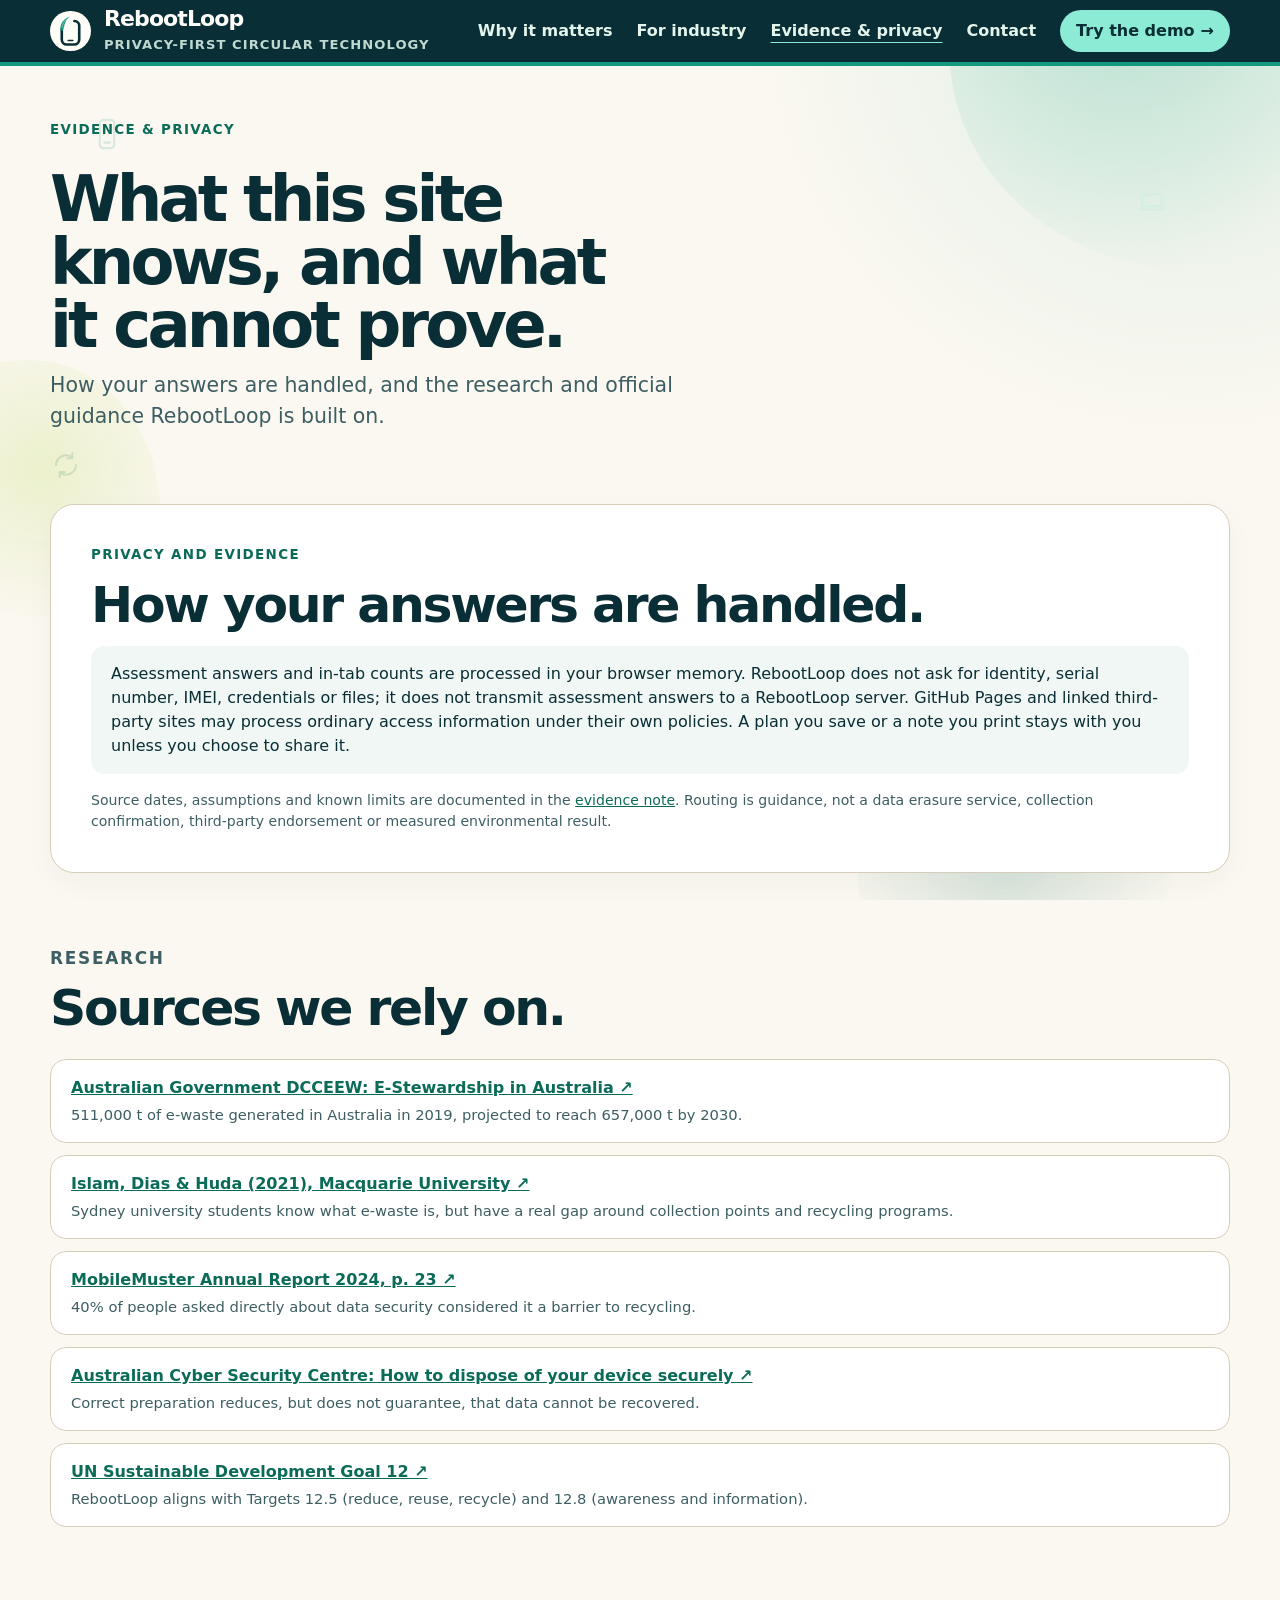
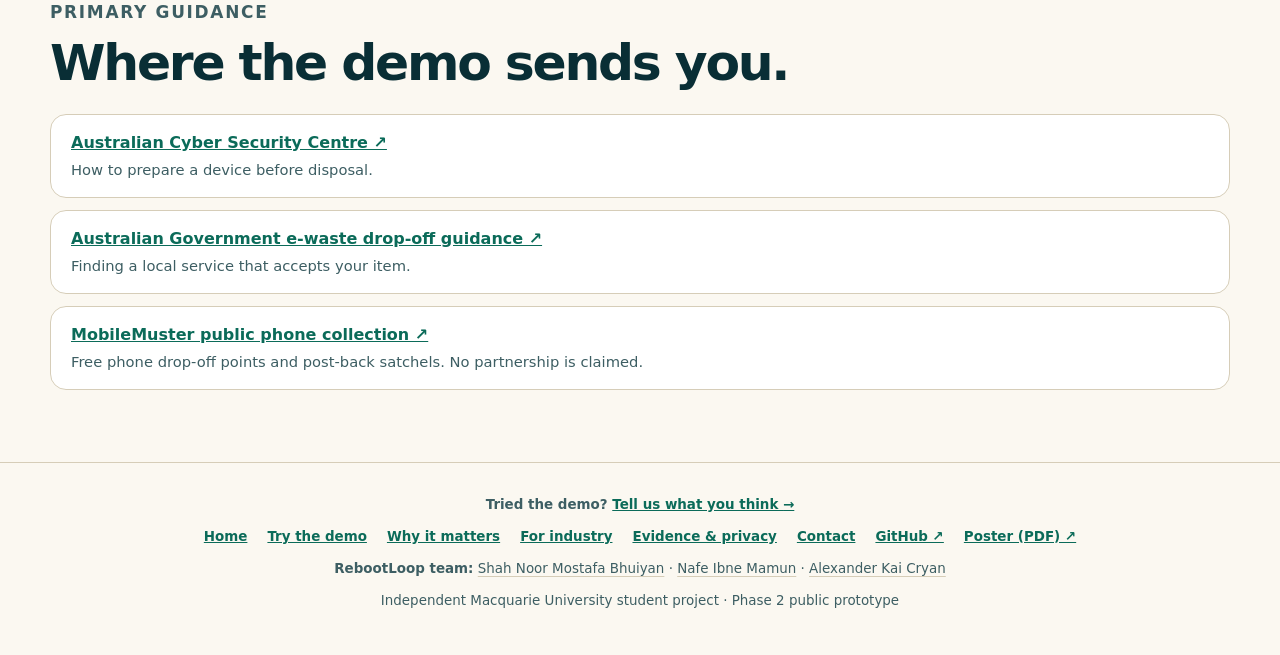
<file: prototype/evidence.html>
<!doctype html>
<html lang="en">
<head>
  <meta charset="utf-8">
  <meta name="viewport" content="width=device-width, initial-scale=1">
  <meta name="theme-color" content="#092e35">
  <meta name="description" content="How RebootLoop handles your answers, and the research and official guidance it is built on.">
  <title>Evidence & privacy | RebootLoop</title>
  <link rel="icon" type="image/svg+xml" href="assets/brand/rebootloop-favicon.svg">
  <link rel="stylesheet" href="styles.css">
  <script src="assets/brand-mark-replay.js" defer></script>
</head>
<body class="site-page">
  <div class="ambient" aria-hidden="true">
    <span class="blob blob-1"></span>
    <span class="blob blob-2"></span>
    <span class="blob blob-3"></span>
    <span class="blob blob-4"></span>
    <span class="drift-icon icon-1"><svg viewBox="0 0 24 24" fill="none" stroke="currentColor" stroke-width="1.6" stroke-linecap="round" stroke-linejoin="round"><rect x="7" y="2" width="10" height="20" rx="2.4"/><line x1="10" y1="18" x2="14" y2="18"/></svg></span>
    <span class="drift-icon icon-2"><svg viewBox="0 0 24 24" fill="none" stroke="currentColor" stroke-width="1.6" stroke-linecap="round" stroke-linejoin="round"><rect x="3" y="5" width="18" height="11" rx="1.4"/><path d="M1 19h22l-2-3H3Z"/></svg></span>
    <span class="drift-icon icon-3"><svg viewBox="0 0 24 24" fill="none" stroke="currentColor" stroke-width="1.6" stroke-linecap="round" stroke-linejoin="round"><path d="M4 12a8 8 0 0 1 13-6"/><path d="M17 2.5v4h-4"/><path d="M20 12a8 8 0 0 1-13 6"/><path d="M7 21.5v-4h4"/></svg></span>
    <span class="drift-icon icon-4"><svg viewBox="0 0 24 24" fill="none" stroke="currentColor" stroke-width="1.6" stroke-linecap="round" stroke-linejoin="round"><rect x="5" y="9" width="14" height="10" rx="2"/><path d="M9 9V5.5a1 1 0 0 1 1-1h4a1 1 0 0 1 1 1V9"/><line x1="12" y1="13" x2="12" y2="15"/></svg></span>
    <span class="drift-icon icon-5"><svg viewBox="0 0 24 24" fill="none" stroke="currentColor" stroke-width="1.6" stroke-linecap="round" stroke-linejoin="round"><path d="M20 4C10 4 4 10 4 20c10 0 16-6 16-16Z"/><path d="M4 20 14 10"/></svg></span>
    <span class="drift-icon icon-6"><svg viewBox="0 0 24 24" fill="none" stroke="currentColor" stroke-width="1.6" stroke-linecap="round" stroke-linejoin="round"><rect x="2" y="7" width="18" height="10" rx="2"/><line x1="22" y1="10" x2="22" y2="14"/><line x1="6.5" y1="9.5" x2="6.5" y2="14.5"/><line x1="10" y1="9.5" x2="10" y2="14.5"/></svg></span>
  </div>
  <header class="site-header">
    <div class="header-inner">
      <a class="brand" href="index.html" aria-label="RebootLoop home">
        <div class="brand-mark" aria-hidden="true">
          <img src="assets/brand/rebootloop-mark-mint-animated.svg" alt="">
        </div>
        <div>
          <div class="brand-name">RebootLoop</div>
          <div class="brand-sub">Privacy-first circular technology</div>
        </div>
      </a>
      <nav class="site-nav" aria-label="Site">
        <a href="why.html">Why it matters</a>
        <a href="industry.html">For industry</a>
        <a href="evidence.html" aria-current="page">Evidence &amp; privacy</a>
        <a href="contact.html">Contact</a>
        <a class="nav-cta" href="demo.html">Try the demo <span aria-hidden="true">→</span></a>
      </nav>
    </div>
  </header>

  <main class="page">
    <div class="page-head">
      <p class="eyebrow">Evidence &amp; privacy</p>
      <h1>What this site knows, and what it cannot prove.</h1>
      <p class="lead">How your answers are handled, and the research and official guidance RebootLoop is built on.</p>
    </div>
      <section class="section-card" id="trust" aria-labelledby="trust-title">
        <p class="eyebrow">Privacy and evidence</p>
        <h2 id="trust-title">How your answers are handled.</h2>
        <div class="privacy-note"><p>Assessment answers and in-tab counts are processed in your browser memory. RebootLoop does not ask for identity, serial number, IMEI, credentials or files; it does not transmit assessment answers to a RebootLoop server. GitHub Pages and linked third-party sites may process ordinary access information under their own policies. A plan you save or a note you print stays with you unless you choose to share it.</p></div>
        <p class="micro-note" style="margin:16px 0 0">Source dates, assumptions and known limits are documented in the <a href="https://github.com/RebootLoopMQ/RebootLoop/blob/main/docs/evidence-sources.md" target="_blank" rel="noopener noreferrer">evidence note</a>. Routing is guidance, not a data erasure service, collection confirmation, third-party endorsement or measured environmental result.</p>
      </section>

    <section class="band" aria-labelledby="sources-title">
      <div class="band-head">
        <p class="eyebrow">Research</p>
        <h2 id="sources-title">Sources we rely on.</h2>
      </div>
      <ul class="source-list">
        <li><a href="https://www.dcceew.gov.au/environment/protection/waste/e-waste" target="_blank" rel="noopener noreferrer">Australian Government DCCEEW: E-Stewardship in Australia ↗</a><span>511,000 t of e-waste generated in Australia in 2019, projected to reach 657,000 t by 2030.</span></li>
        <li><a href="https://researchers.mq.edu.au/en/publications/young-consumers-e-waste-awareness-consumption-disposal-and-recycl/" target="_blank" rel="noopener noreferrer">Islam, Dias &amp; Huda (2021), Macquarie University ↗</a><span>Sydney university students know what e-waste is, but have a real gap around collection points and recycling programs.</span></li>
        <li><a href="https://www.mobilemuster.com.au/wp-content/uploads/2026/02/MOB_AnnualReport2024_UPDATE.v1.pdf" target="_blank" rel="noopener noreferrer">MobileMuster Annual Report 2024, p. 23 ↗</a><span>40% of people asked directly about data security considered it a barrier to recycling.</span></li>
        <li><a href="https://www.cyber.gov.au/protect-yourself/securing-your-devices/how-secure-your-device/how-dispose-your-device-securely" target="_blank" rel="noopener noreferrer">Australian Cyber Security Centre: How to dispose of your device securely ↗</a><span>Correct preparation reduces, but does not guarantee, that data cannot be recovered.</span></li>
        <li><a href="https://sdgs.un.org/goals/goal12" target="_blank" rel="noopener noreferrer">UN Sustainable Development Goal 12 ↗</a><span>RebootLoop aligns with Targets 12.5 (reduce, reuse, recycle) and 12.8 (awareness and information).</span></li>
      </ul>
    </section>

    <section class="band" aria-labelledby="guidance-title">
      <div class="band-head">
        <p class="eyebrow">Primary guidance</p>
        <h2 id="guidance-title">Where the demo sends you.</h2>
      </div>
      <ul class="source-list">
        <li><a href="https://www.cyber.gov.au/protect-yourself/securing-your-devices/how-secure-your-device/how-dispose-your-device-securely" target="_blank" rel="noopener noreferrer">Australian Cyber Security Centre ↗</a><span>How to prepare a device before disposal.</span></li>
        <li><a href="https://www.dcceew.gov.au/environment/protection/waste/consumers/recycling-drop-off" target="_blank" rel="noopener noreferrer">Australian Government e-waste drop-off guidance ↗</a><span>Finding a local service that accepts your item.</span></li>
        <li><a href="https://www.mobilemuster.com.au/recycle-a-mobile/" target="_blank" rel="noopener noreferrer">MobileMuster public phone collection ↗</a><span>Free phone drop-off points and post-back satchels. No partnership is claimed.</span></li>
      </ul>
    </section>

  </main>

  <footer class="site-footer">
    <p class="footer-feedback">Tried the demo? <a href="contact.html#feedback">Tell us what you think <span aria-hidden="true">→</span></a></p>
    <nav class="footer-links" aria-label="Footer">
      <a href="index.html">Home</a>
      <a href="demo.html">Try the demo</a>
      <a href="why.html">Why it matters</a>
      <a href="industry.html">For industry</a>
      <a href="evidence.html">Evidence &amp; privacy</a>
      <a href="contact.html">Contact</a>
      <a href="https://github.com/RebootLoopMQ/RebootLoop" target="_blank" rel="noopener noreferrer">GitHub ↗</a>
      <a href="https://github.com/RebootLoopMQ/RebootLoop/blob/main/docs/poster-showcase.pdf" target="_blank" rel="noopener noreferrer">Poster (PDF) ↗</a>
    </nav>
    <p><strong>RebootLoop team:</strong> <a class="team-link" href="https://www.linkedin.com/in/shah-noor-mostafa-a42b8134a" target="_blank" rel="noopener noreferrer" aria-label="Shah Noor Mostafa Bhuiyan on LinkedIn">Shah Noor Mostafa Bhuiyan</a> · <a class="team-link" href="https://au.linkedin.com/in/nafe-ibne-mamun-7329b1255" target="_blank" rel="noopener noreferrer" aria-label="Nafe Ibne Mamun on LinkedIn">Nafe Ibne Mamun</a> · <a class="team-link" href="https://au.linkedin.com/in/kaicryan" target="_blank" rel="noopener noreferrer" aria-label="Alexander Kai Cryan on LinkedIn">Alexander Kai Cryan</a></p>
    <p>Independent Macquarie University student project · Phase 2 public prototype</p>
  </footer>
</body>
</html>
</file>
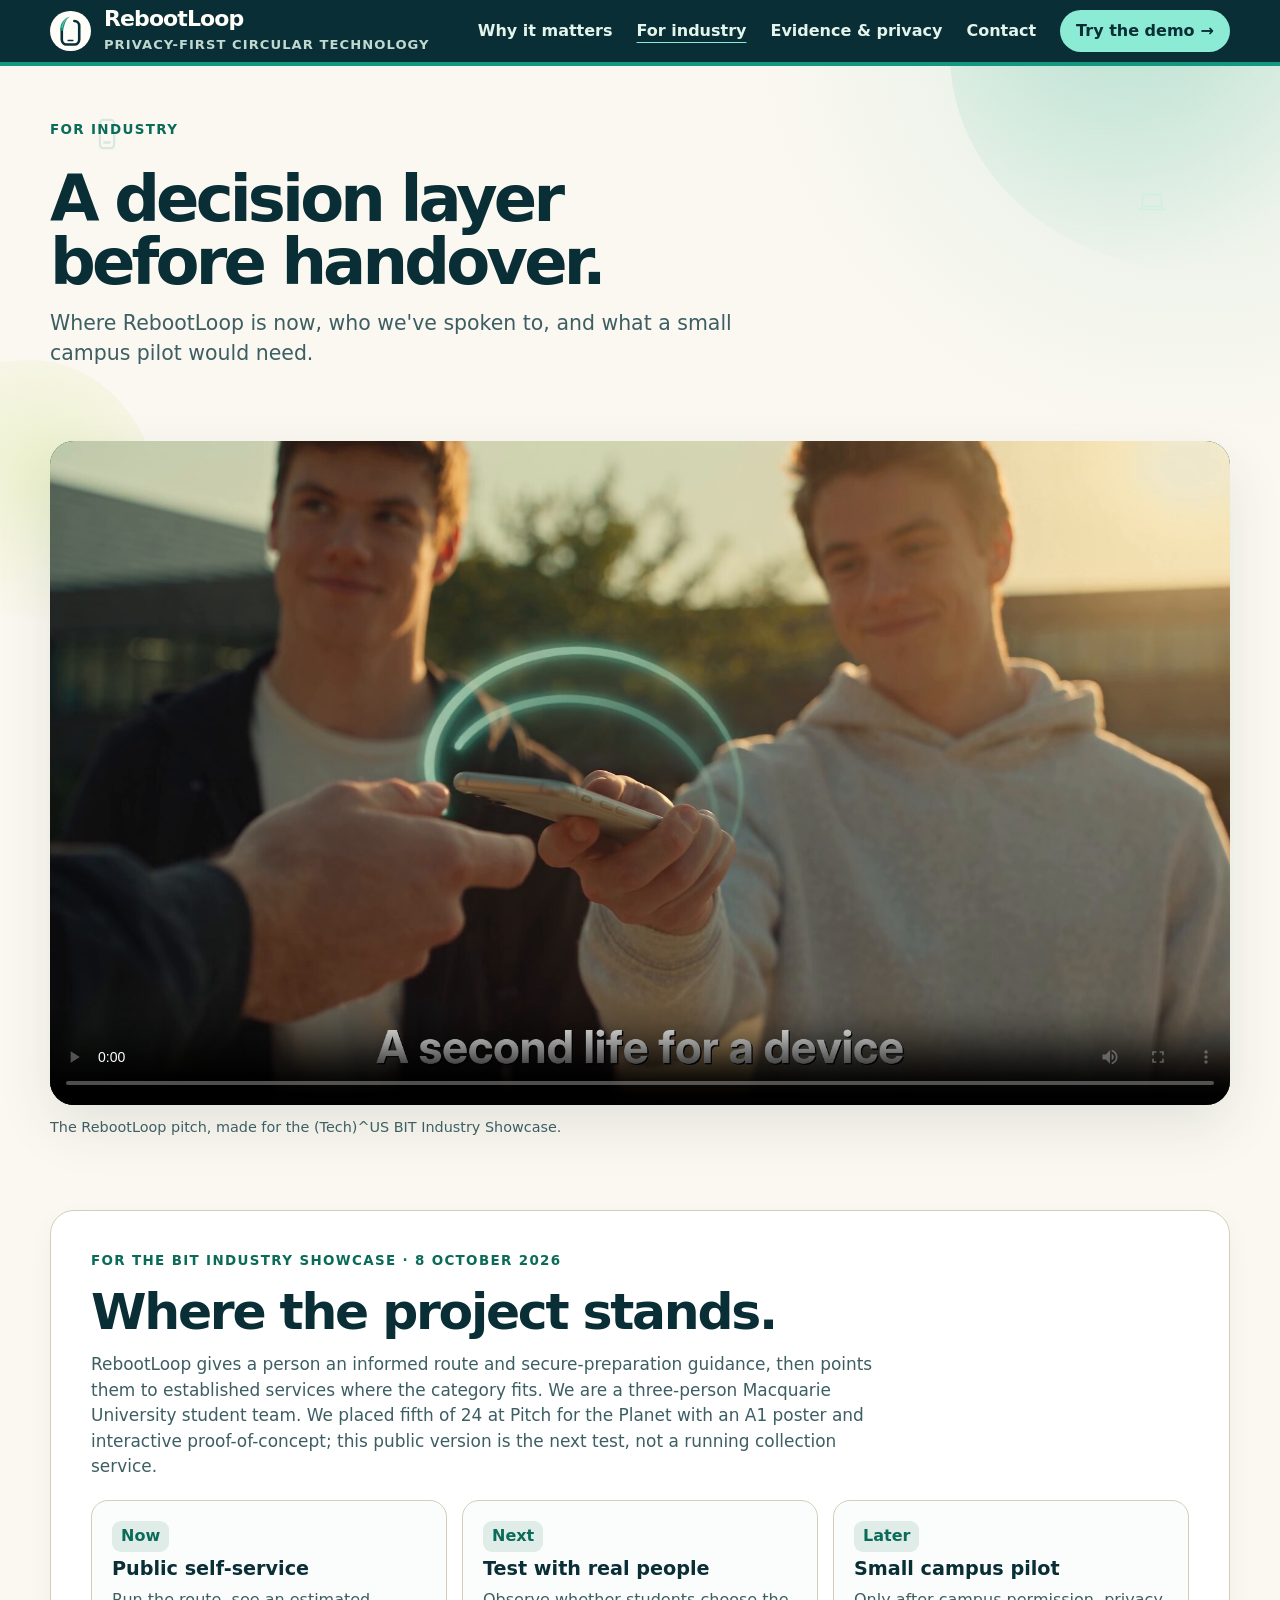
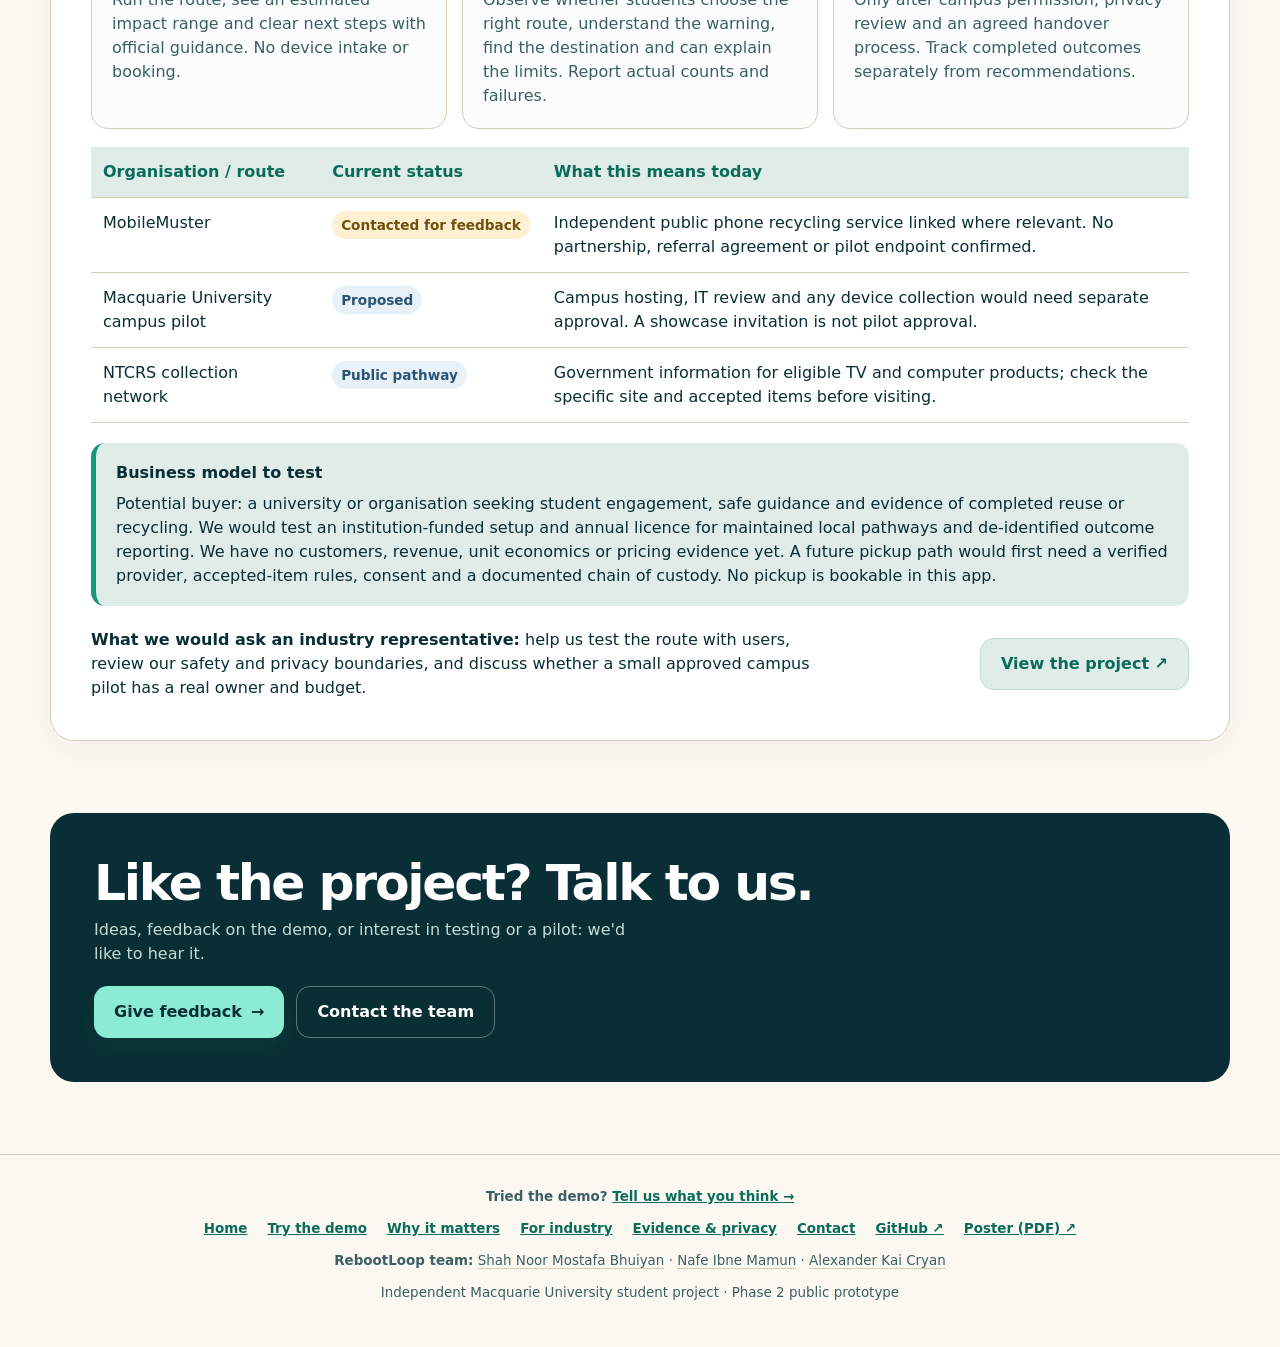
<file: prototype/industry.html>
<!doctype html>
<html lang="en">
<head>
  <meta charset="utf-8">
  <meta name="viewport" content="width=device-width, initial-scale=1">
  <meta name="theme-color" content="#092e35">
  <meta name="description" content="RebootLoop's roadmap, partner status and the business model we want to test, for the BIT Industry Showcase.">
  <title>For industry | RebootLoop</title>
  <link rel="icon" type="image/svg+xml" href="assets/brand/rebootloop-favicon.svg">
  <link rel="stylesheet" href="styles.css">
  <script src="assets/brand-mark-replay.js" defer></script>
</head>
<body class="site-page">
  <div class="ambient" aria-hidden="true">
    <span class="blob blob-1"></span>
    <span class="blob blob-2"></span>
    <span class="blob blob-3"></span>
    <span class="blob blob-4"></span>
    <span class="drift-icon icon-1"><svg viewBox="0 0 24 24" fill="none" stroke="currentColor" stroke-width="1.6" stroke-linecap="round" stroke-linejoin="round"><rect x="7" y="2" width="10" height="20" rx="2.4"/><line x1="10" y1="18" x2="14" y2="18"/></svg></span>
    <span class="drift-icon icon-2"><svg viewBox="0 0 24 24" fill="none" stroke="currentColor" stroke-width="1.6" stroke-linecap="round" stroke-linejoin="round"><rect x="3" y="5" width="18" height="11" rx="1.4"/><path d="M1 19h22l-2-3H3Z"/></svg></span>
    <span class="drift-icon icon-3"><svg viewBox="0 0 24 24" fill="none" stroke="currentColor" stroke-width="1.6" stroke-linecap="round" stroke-linejoin="round"><path d="M4 12a8 8 0 0 1 13-6"/><path d="M17 2.5v4h-4"/><path d="M20 12a8 8 0 0 1-13 6"/><path d="M7 21.5v-4h4"/></svg></span>
    <span class="drift-icon icon-4"><svg viewBox="0 0 24 24" fill="none" stroke="currentColor" stroke-width="1.6" stroke-linecap="round" stroke-linejoin="round"><rect x="5" y="9" width="14" height="10" rx="2"/><path d="M9 9V5.5a1 1 0 0 1 1-1h4a1 1 0 0 1 1 1V9"/><line x1="12" y1="13" x2="12" y2="15"/></svg></span>
    <span class="drift-icon icon-5"><svg viewBox="0 0 24 24" fill="none" stroke="currentColor" stroke-width="1.6" stroke-linecap="round" stroke-linejoin="round"><path d="M20 4C10 4 4 10 4 20c10 0 16-6 16-16Z"/><path d="M4 20 14 10"/></svg></span>
    <span class="drift-icon icon-6"><svg viewBox="0 0 24 24" fill="none" stroke="currentColor" stroke-width="1.6" stroke-linecap="round" stroke-linejoin="round"><rect x="2" y="7" width="18" height="10" rx="2"/><line x1="22" y1="10" x2="22" y2="14"/><line x1="6.5" y1="9.5" x2="6.5" y2="14.5"/><line x1="10" y1="9.5" x2="10" y2="14.5"/></svg></span>
  </div>
  <header class="site-header">
    <div class="header-inner">
      <a class="brand" href="index.html" aria-label="RebootLoop home">
        <div class="brand-mark" aria-hidden="true">
          <img src="assets/brand/rebootloop-mark-mint-animated.svg" alt="">
        </div>
        <div>
          <div class="brand-name">RebootLoop</div>
          <div class="brand-sub">Privacy-first circular technology</div>
        </div>
      </a>
      <nav class="site-nav" aria-label="Site">
        <a href="why.html">Why it matters</a>
        <a href="industry.html" aria-current="page">For industry</a>
        <a href="evidence.html">Evidence &amp; privacy</a>
        <a href="contact.html">Contact</a>
        <a class="nav-cta" href="demo.html">Try the demo <span aria-hidden="true">→</span></a>
      </nav>
    </div>
  </header>

  <main class="page">
    <div class="page-head">
      <p class="eyebrow">For industry</p>
      <h1>A decision layer before handover.</h1>
      <p class="lead">Where RebootLoop is now, who we've spoken to, and what a small campus pilot would need.</p>
    </div>
    <figure class="hero-figure">
      <video controls preload="metadata" poster="images/rebootloop-pitch-poster.jpg">
        <source src="video/rebootloop-pitch.mp4" type="video/mp4">
        Your browser doesn't support embedded video. <a href="video/rebootloop-pitch.mp4">Download the video</a> instead.
      </video>
      <figcaption>The RebootLoop pitch, made for the (Tech)^US BIT Industry Showcase.</figcaption>
    </figure>
      <section class="section-card" id="industry" aria-labelledby="industry-title">
        <p class="eyebrow">For the BIT Industry Showcase · 8 October 2026</p>
        <h2 id="industry-title">Where the project stands.</h2>
        <p class="section-intro">RebootLoop gives a person an informed route and secure-preparation guidance, then points them to established services where the category fits. We are a three-person Macquarie University student team. We placed fifth of 24 at Pitch for the Planet with an A1 poster and interactive proof-of-concept; this public version is the next test, not a running collection service.</p>
        <div class="plan-grid">
          <div class="plan-step"><span class="path-number">Now</span><h3>Public self-service</h3><p>Run the route, see an estimated impact range and clear next steps with official guidance. No device intake or booking.</p></div>
          <div class="plan-step"><span class="path-number">Next</span><h3>Test with real people</h3><p>Observe whether students choose the right route, understand the warning, find the destination and can explain the limits. Report actual counts and failures.</p></div>
          <div class="plan-step"><span class="path-number">Later</span><h3>Small campus pilot</h3><p>Only after campus permission, privacy review and an agreed handover process. Track completed outcomes separately from recommendations.</p></div>
        </div>
        <div class="status-table-wrap">
          <table class="status-table">
            <thead><tr><th scope="col">Organisation / route</th><th scope="col">Current status</th><th scope="col">What this means today</th></tr></thead>
            <tbody>
              <tr><td>MobileMuster</td><td><span class="status-pill">Contacted for feedback</span></td><td>Independent public phone recycling service linked where relevant. No partnership, referral agreement or pilot endpoint confirmed.</td></tr>
              <tr><td>Macquarie University campus pilot</td><td><span class="status-pill proposed">Proposed</span></td><td>Campus hosting, IT review and any device collection would need separate approval. A showcase invitation is not pilot approval.</td></tr>
              <tr><td>NTCRS collection network</td><td><span class="status-pill proposed">Public pathway</span></td><td>Government information for eligible TV and computer products; check the specific site and accepted items before visiting.</td></tr>
            </tbody>
          </table>
        </div>
        <div class="business-card"><strong>Business model to test</strong><p>Potential buyer: a university or organisation seeking student engagement, safe guidance and evidence of completed reuse or recycling. We would test an institution-funded setup and annual licence for maintained local pathways and de-identified outcome reporting. We have no customers, revenue, unit economics or pricing evidence yet. A future pickup path would first need a verified provider, accepted-item rules, consent and a documented chain of custody. No pickup is bookable in this app.</p></div>
        <div class="callout-row"><p style="margin:0;max-width:730px"><strong>What we would ask an industry representative:</strong> help us test the route with users, review our safety and privacy boundaries, and discuss whether a small approved campus pilot has a real owner and budget.</p><a class="secondary-button" href="https://github.com/RebootLoopMQ/RebootLoop" target="_blank" rel="noopener noreferrer">View the project ↗</a></div>
      </section>
    <section class="talk-band" aria-labelledby="talk-title">
      <div>
        <h2 id="talk-title">Like the project? Talk to us.</h2>
        <p>Ideas, feedback on the demo, or interest in testing or a pilot: we'd like to hear it.</p>
      </div>
      <div class="button-row">
        <a class="primary-button" href="contact.html#feedback">Give feedback <span aria-hidden="true">→</span></a>
        <a class="quiet-button" href="contact.html">Contact the team</a>
      </div>
    </section>

  </main>

  <footer class="site-footer">
    <p class="footer-feedback">Tried the demo? <a href="contact.html#feedback">Tell us what you think <span aria-hidden="true">→</span></a></p>
    <nav class="footer-links" aria-label="Footer">
      <a href="index.html">Home</a>
      <a href="demo.html">Try the demo</a>
      <a href="why.html">Why it matters</a>
      <a href="industry.html">For industry</a>
      <a href="evidence.html">Evidence &amp; privacy</a>
      <a href="contact.html">Contact</a>
      <a href="https://github.com/RebootLoopMQ/RebootLoop" target="_blank" rel="noopener noreferrer">GitHub ↗</a>
      <a href="https://github.com/RebootLoopMQ/RebootLoop/blob/main/docs/poster-showcase.pdf" target="_blank" rel="noopener noreferrer">Poster (PDF) ↗</a>
    </nav>
    <p><strong>RebootLoop team:</strong> <a class="team-link" href="https://www.linkedin.com/in/shah-noor-mostafa-a42b8134a" target="_blank" rel="noopener noreferrer" aria-label="Shah Noor Mostafa Bhuiyan on LinkedIn">Shah Noor Mostafa Bhuiyan</a> · <a class="team-link" href="https://au.linkedin.com/in/nafe-ibne-mamun-7329b1255" target="_blank" rel="noopener noreferrer" aria-label="Nafe Ibne Mamun on LinkedIn">Nafe Ibne Mamun</a> · <a class="team-link" href="https://au.linkedin.com/in/kaicryan" target="_blank" rel="noopener noreferrer" aria-label="Alexander Kai Cryan on LinkedIn">Alexander Kai Cryan</a></p>
    <p>Independent Macquarie University student project · Phase 2 public prototype</p>
  </footer>
</body>
</html>
</file>
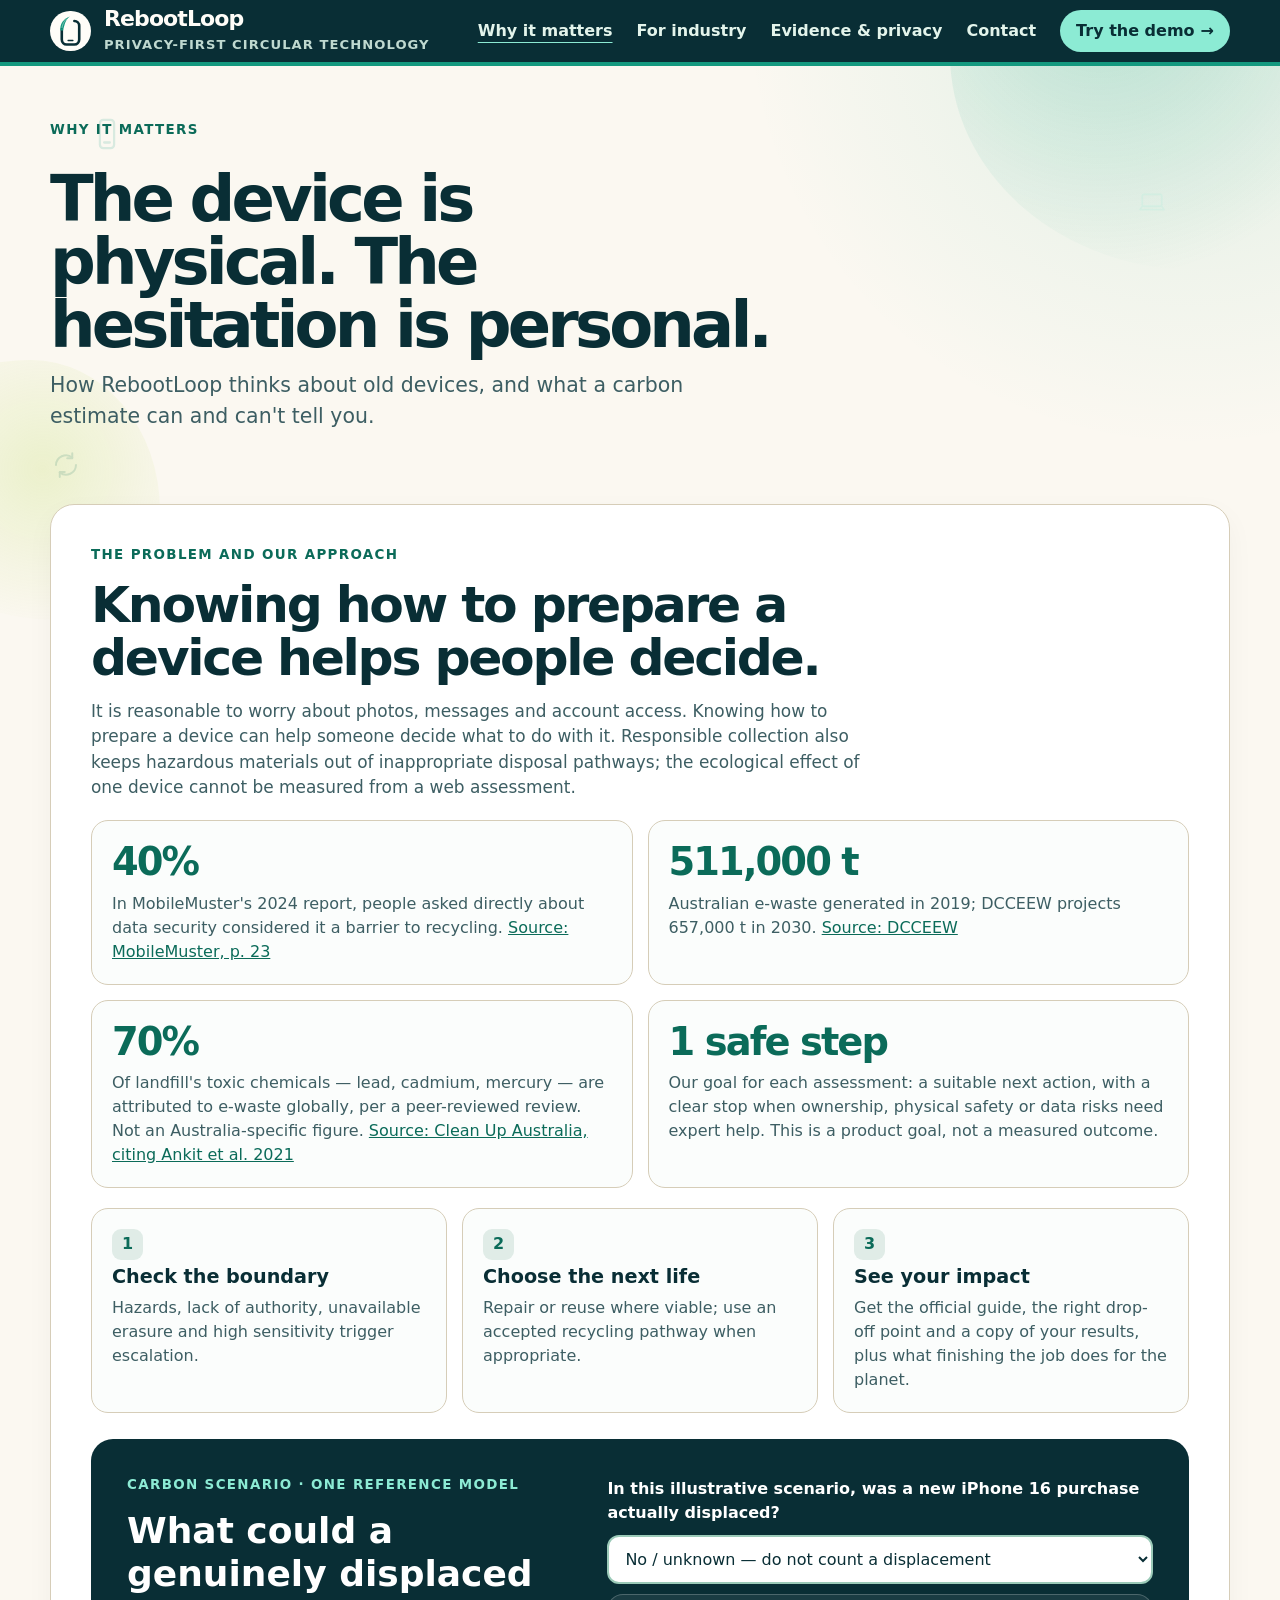
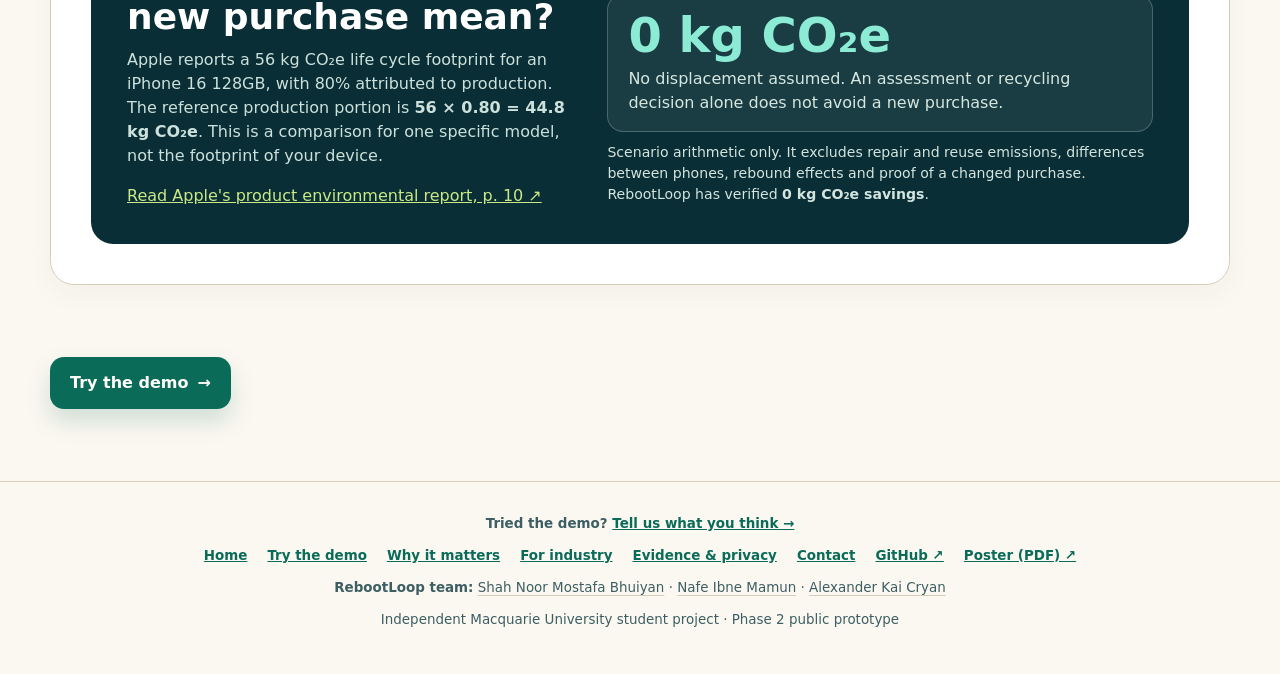
<file: prototype/why.html>
<!doctype html>
<html lang="en">
<head>
  <meta charset="utf-8">
  <meta name="viewport" content="width=device-width, initial-scale=1">
  <meta name="theme-color" content="#092e35">
  <meta name="description" content="Why RebootLoop focuses on the data worries that keep old devices in drawers, and an illustrative carbon scenario.">
  <title>Why it matters | RebootLoop</title>
  <link rel="icon" type="image/svg+xml" href="assets/brand/rebootloop-favicon.svg">
  <link rel="stylesheet" href="styles.css">
  <script src="assets/brand-mark-replay.js" defer></script>
</head>
<body class="site-page">
  <div class="ambient" aria-hidden="true">
    <span class="blob blob-1"></span>
    <span class="blob blob-2"></span>
    <span class="blob blob-3"></span>
    <span class="blob blob-4"></span>
    <span class="drift-icon icon-1"><svg viewBox="0 0 24 24" fill="none" stroke="currentColor" stroke-width="1.6" stroke-linecap="round" stroke-linejoin="round"><rect x="7" y="2" width="10" height="20" rx="2.4"/><line x1="10" y1="18" x2="14" y2="18"/></svg></span>
    <span class="drift-icon icon-2"><svg viewBox="0 0 24 24" fill="none" stroke="currentColor" stroke-width="1.6" stroke-linecap="round" stroke-linejoin="round"><rect x="3" y="5" width="18" height="11" rx="1.4"/><path d="M1 19h22l-2-3H3Z"/></svg></span>
    <span class="drift-icon icon-3"><svg viewBox="0 0 24 24" fill="none" stroke="currentColor" stroke-width="1.6" stroke-linecap="round" stroke-linejoin="round"><path d="M4 12a8 8 0 0 1 13-6"/><path d="M17 2.5v4h-4"/><path d="M20 12a8 8 0 0 1-13 6"/><path d="M7 21.5v-4h4"/></svg></span>
    <span class="drift-icon icon-4"><svg viewBox="0 0 24 24" fill="none" stroke="currentColor" stroke-width="1.6" stroke-linecap="round" stroke-linejoin="round"><rect x="5" y="9" width="14" height="10" rx="2"/><path d="M9 9V5.5a1 1 0 0 1 1-1h4a1 1 0 0 1 1 1V9"/><line x1="12" y1="13" x2="12" y2="15"/></svg></span>
    <span class="drift-icon icon-5"><svg viewBox="0 0 24 24" fill="none" stroke="currentColor" stroke-width="1.6" stroke-linecap="round" stroke-linejoin="round"><path d="M20 4C10 4 4 10 4 20c10 0 16-6 16-16Z"/><path d="M4 20 14 10"/></svg></span>
    <span class="drift-icon icon-6"><svg viewBox="0 0 24 24" fill="none" stroke="currentColor" stroke-width="1.6" stroke-linecap="round" stroke-linejoin="round"><rect x="2" y="7" width="18" height="10" rx="2"/><line x1="22" y1="10" x2="22" y2="14"/><line x1="6.5" y1="9.5" x2="6.5" y2="14.5"/><line x1="10" y1="9.5" x2="10" y2="14.5"/></svg></span>
  </div>
  <header class="site-header">
    <div class="header-inner">
      <a class="brand" href="index.html" aria-label="RebootLoop home">
        <div class="brand-mark" aria-hidden="true">
          <img src="assets/brand/rebootloop-mark-mint-animated.svg" alt="">
        </div>
        <div>
          <div class="brand-name">RebootLoop</div>
          <div class="brand-sub">Privacy-first circular technology</div>
        </div>
      </a>
      <nav class="site-nav" aria-label="Site">
        <a href="why.html" aria-current="page">Why it matters</a>
        <a href="industry.html">For industry</a>
        <a href="evidence.html">Evidence &amp; privacy</a>
        <a href="contact.html">Contact</a>
        <a class="nav-cta" href="demo.html">Try the demo <span aria-hidden="true">→</span></a>
      </nav>
    </div>
  </header>

  <main class="page">
    <div class="page-head">
      <p class="eyebrow">Why it matters</p>
      <h1>The device is physical. The hesitation is personal.</h1>
      <p class="lead">How RebootLoop thinks about old devices, and what a carbon estimate can and can't tell you.</p>
    </div>
      <section class="section-card" id="why" aria-labelledby="why-title">
        <p class="eyebrow">The problem and our approach</p>
        <h2 id="why-title">Knowing how to prepare a device helps people decide.</h2>
        <p class="section-intro">It is reasonable to worry about photos, messages and account access. Knowing how to prepare a device can help someone decide what to do with it. Responsible collection also keeps hazardous materials out of inappropriate disposal pathways; the ecological effect of one device cannot be measured from a web assessment.</p>
        <div class="fact-grid">
          <div class="fact"><strong>40%</strong><span>In MobileMuster's 2024 report, people asked directly about data security considered it a barrier to recycling. <a href="https://www.mobilemuster.com.au/wp-content/uploads/2026/02/MOB_AnnualReport2024_UPDATE.v1.pdf" target="_blank" rel="noopener noreferrer">Source: MobileMuster, p. 23</a></span></div>
          <div class="fact"><strong>511,000 t</strong><span>Australian e-waste generated in 2019; DCCEEW projects 657,000 t in 2030. <a href="https://www.dcceew.gov.au/environment/protection/waste/e-waste" target="_blank" rel="noopener noreferrer">Source: DCCEEW</a></span></div>
          <div class="fact"><strong>70%</strong><span>Of landfill's toxic chemicals — lead, cadmium, mercury — are attributed to e-waste globally, per a peer-reviewed review. Not an Australia-specific figure. <a href="https://www.cleanup.org.au/e-waste/" target="_blank" rel="noopener noreferrer">Source: Clean Up Australia, citing Ankit et al. 2021</a></span></div>
          <div class="fact"><strong>1 safe step</strong><span>Our goal for each assessment: a suitable next action, with a clear stop when ownership, physical safety or data risks need expert help. This is a product goal, not a measured outcome.</span></div>
        </div>
        <div class="path-grid" aria-label="How the decision flow works">
          <div class="path"><span class="path-number">1</span><h3>Check the boundary</h3><p>Hazards, lack of authority, unavailable erasure and high sensitivity trigger escalation.</p></div>
          <div class="path"><span class="path-number">2</span><h3>Choose the next life</h3><p>Repair or reuse where viable; use an accepted recycling pathway when appropriate.</p></div>
          <div class="path"><span class="path-number">3</span><h3>See your impact</h3><p>Get the official guide, the right drop-off point and a copy of your results, plus what finishing the job does for the planet.</p></div>
        </div>
        <div class="carbon-card" id="carbon">
          <div>
            <p class="eyebrow">Carbon scenario · one reference model</p>
            <h3>What could a genuinely displaced new purchase mean?</h3>
            <p>Apple reports a 56 kg CO₂e life cycle footprint for an iPhone 16 128GB, with 80% attributed to production. The reference production portion is <strong>56 × 0.80 = 44.8 kg CO₂e</strong>. This is a comparison for one specific model, not the footprint of your device.</p>
            <a href="https://www.apple.com/environment/pdf/products/iphone/iPhone_16_and_iPhone_16_Plus_PER_Sept2024.pdf" target="_blank" rel="noopener noreferrer">Read Apple's product environmental report, p. 10 ↗</a>
          </div>
          <div class="carbon-control">
            <label for="displacement">In this illustrative scenario, was a new iPhone 16 purchase actually displaced?</label>
            <select id="displacement"><option value="0">No / unknown — do not count a displacement</option><option value="1">Yes — assume one new reference phone was displaced</option></select>
            <div class="carbon-result" aria-live="polite"><strong id="carbonValue">0 kg CO₂e</strong><span id="carbonExplanation">No displacement assumed. An assessment or recycling decision alone does not avoid a new purchase.</span></div>
            <p class="micro-note" style="color:#d4e5df;margin:0">Scenario arithmetic only. It excludes repair and reuse emissions, differences between phones, rebound effects and proof of a changed purchase. RebootLoop has verified <strong>0 kg CO₂e savings</strong>.</p>
          </div>
        </div>
      </section>
    <div><a class="primary-button" href="demo.html">Try the demo <span aria-hidden="true">→</span></a></div>

  </main>

  <footer class="site-footer">
    <p class="footer-feedback">Tried the demo? <a href="contact.html#feedback">Tell us what you think <span aria-hidden="true">→</span></a></p>
    <nav class="footer-links" aria-label="Footer">
      <a href="index.html">Home</a>
      <a href="demo.html">Try the demo</a>
      <a href="why.html">Why it matters</a>
      <a href="industry.html">For industry</a>
      <a href="evidence.html">Evidence &amp; privacy</a>
      <a href="contact.html">Contact</a>
      <a href="https://github.com/RebootLoopMQ/RebootLoop" target="_blank" rel="noopener noreferrer">GitHub ↗</a>
      <a href="https://github.com/RebootLoopMQ/RebootLoop/blob/main/docs/poster-showcase.pdf" target="_blank" rel="noopener noreferrer">Poster (PDF) ↗</a>
    </nav>
    <p><strong>RebootLoop team:</strong> <a class="team-link" href="https://www.linkedin.com/in/shah-noor-mostafa-a42b8134a" target="_blank" rel="noopener noreferrer" aria-label="Shah Noor Mostafa Bhuiyan on LinkedIn">Shah Noor Mostafa Bhuiyan</a> · <a class="team-link" href="https://au.linkedin.com/in/nafe-ibne-mamun-7329b1255" target="_blank" rel="noopener noreferrer" aria-label="Nafe Ibne Mamun on LinkedIn">Nafe Ibne Mamun</a> · <a class="team-link" href="https://au.linkedin.com/in/kaicryan" target="_blank" rel="noopener noreferrer" aria-label="Alexander Kai Cryan on LinkedIn">Alexander Kai Cryan</a></p>
    <p>Independent Macquarie University student project · Phase 2 public prototype</p>
  </footer>
  <script>
    document.getElementById("displacement").addEventListener("change", event => {
      const displaced = event.target.value === "1";
      document.getElementById("carbonValue").textContent = displaced ? "44.8 kg CO₂e" : "0 kg CO₂e";
      document.getElementById("carbonExplanation").textContent = displaced
        ? "Illustrative production portion of one reference iPhone 16. This is not verified RebootLoop savings."
        : "No displacement assumed. An assessment or recycling decision alone does not avoid a new purchase.";
    });
  </script>
</body>
</html>
</file>
<file: prototype/styles.css>
/* RebootLoop shared styles: used by the demo and every site page.
   Brand overhaul 2026-10: values now come from the RebootLoop design
   system (teal/mint/paper/clay tokens) — names are kept as-is so every
   existing var() usage below still applies, just with the new palette. */
:root {
  color-scheme: light;
  --navy: #092e35;      /* surface-inverse / action (light) */
  --navy-2: #0e4048;     /* teal-800: mid teal, raised-on-dark */
  --ink: #092e35;        /* ink (light) */
  --muted: #3d5e63;      /* ink-muted (light) */
  --forest: #0b6b59;     /* accent-ink (light): links, primary-button fill */
  --teal: #14997f;       /* accent (light) */
  --mint: #e0ece7;       /* accent-soft (light): tinted fills */
  --pale: #fbf8f1;       /* paper-50: warm page background, never pure white */
  --lime: #8cebd4;       /* mint-300: bright pop accent (CTA pill, icons) */
  --gold: #f2c867;       /* amber-300 */
  --coral: #b3261e;      /* danger-fill (light): stop/safety-callout tone */
  --blue: #0e4048;       /* focus-ring (light) */
  --line: #d6cdb8;       /* line (light): paper-300 */
  --white: #fffdf8;      /* surface-raised (light): warm card fill, not pure #fff */
  --shadow: 0 22px 55px rgba(9, 46, 53, .10);
  --radius: 24px;
  --font-sans: Inter, ui-sans-serif, system-ui, -apple-system, BlinkMacSystemFont, "Segoe UI", sans-serif;
  /* Fluid sizes: each grows smoothly from a 620px-tall window to a 940px-tall one (and with width where noted). */
  --header-h: clamp(48px, calc(48px + (100vh - 620px) * .05), 64px);
  --gap: clamp(10px, calc(10px + (100vh - 620px) * .05), 26px);
  --pad-y: clamp(20px, calc(20px + (100vh - 620px) * .085), 48px);
  --pad-x: clamp(24px, 3.4vw, 56px);
  --field-h: clamp(34px, calc(34px + (100vh - 620px) * .03), 44px);
  --zoom: 1;
  --progress-h: clamp(38px, calc(38px + (100vh - 620px) * .02), 46px);
  --fs-h1: clamp(2rem, min(5vw, calc(2rem + (100vh - 620px) * .08)), 4.4rem);
  --fs-h2: clamp(1.5rem, min(2.8vw, calc(1.5rem + (100vh - 620px) * .025)), 2.4rem);
}

* { box-sizing: border-box; }
[hidden] { display: none !important; }
html { scroll-behavior: smooth; }
body {
  margin: 0;
  min-height: 100vh;
  background:
    radial-gradient(circle at 93% 0%, rgba(16, 167, 131, .12), transparent 28rem),
    var(--pale);
  color: var(--ink);
  font-family: var(--font-sans);
  font-size: 16px;
  line-height: 1.5;
}

button, input, select { font: inherit; }
button { cursor: pointer; }
a { color: var(--forest); }
a:focus-visible, button:focus-visible, input:focus-visible + label, select:focus-visible {
  outline: 4px solid rgba(47, 120, 183, .35);
  outline-offset: 3px;
}

.site-header {
  background: var(--navy);
  color: var(--white);
  border-bottom: 4px solid var(--teal);
}

.header-inner {
  width: min(1180px, calc(100% - 32px));
  min-height: var(--header-h);
  margin: 0 auto;
  display: flex;
  align-items: center;
  justify-content: space-between;
  gap: 22px;
}

.brand {
  display: flex;
  align-items: center;
  gap: 13px;
  min-width: 0;
  color: inherit;
  text-decoration: none;
}

.brand-mark {
  width: calc(var(--header-h) * .66);
  height: calc(var(--header-h) * .66);
  flex: 0 0 calc(var(--header-h) * .66);
  border-radius: 50%;
  background: var(--white);
  display: grid;
  place-items: center;
}

.brand-mark svg, .brand-mark img { width: 76%; height: 76%; }
.brand-name { font-size: clamp(1.2rem, calc(1.2rem + (100vh - 620px) * .01), 1.4rem); font-weight: 850; letter-spacing: -.04em; line-height: 1; }
.brand-sub { margin-top: 5px; color: #bfd9d0; font-size: .82rem; font-weight: 700; letter-spacing: .08em; text-transform: uppercase; }

.header-actions { display: flex; align-items: center; gap: 14px; }
.header-link { color: #e3f4eb; font-weight: 750; text-decoration-color: var(--lime); text-underline-offset: 5px; white-space: nowrap; }
.prototype-label {
  color: #d8ebe5;
  font-size: .84rem;
  font-weight: 700;
  text-align: right;
}

.reset-button {
  border: 1px solid rgba(255,255,255,.28);
  background: rgba(255,255,255,.08);
  color: var(--white);
  border-radius: 999px;
  padding: 10px 15px;
  font-weight: 750;
}
.reset-button:hover { background: rgba(255,255,255,.15); }

.shell {
  width: min(1180px, calc(100% - 32px));
  margin: 0 auto;
  padding: var(--gap) 0 42px;
}

.progress-wrap {
  background: rgba(255,255,255,.78);
  border: 1px solid var(--line);
  border-radius: 20px;
  padding: clamp(4px, calc(4px + (100vh - 620px) * .01), 8px) 16px;
  margin-bottom: var(--gap);
  box-shadow: 0 8px 30px rgba(9, 46, 53, .05);
}

.progress-track {
  display: grid;
  grid-auto-flow: column;
  grid-auto-columns: 1fr;
  gap: 8px;
  position: relative;
}
.progress-step[hidden] { display: none; }

.progress-step {
  color: #526a70;
  display: flex;
  align-items: center;
  justify-content: center;
  gap: 8px;
  min-width: 0;
  font-size: .84rem;
  font-weight: 800;
  text-transform: uppercase;
  letter-spacing: .04em;
}

.progress-step span {
  width: 28px;
  height: 28px;
  border-radius: 50%;
  display: grid;
  place-items: center;
  background: #e4eeeb;
  color: #4f666c;
  flex: 0 0 28px;
}

.progress-step.is-active { color: var(--forest); }
.progress-step.is-active span { background: var(--forest); color: white; }
.progress-step.is-complete { color: var(--teal); }
.progress-step.is-complete span { background: var(--mint); color: var(--forest); }

.screen { display: none; animation: reveal .28s ease; }
.screen.is-active { display: block; }
/* On desktop each step fills the window with its card centred, so the sections below start under the fold. */
@media (min-width: 621px) {
  .screen.is-active { display: flex; flex-direction: column; justify-content: center; min-height: calc(100vh / var(--zoom) - var(--header-h) - 4px - var(--gap) * 2 - var(--progress-h) - 9px); }
}
@keyframes reveal { from { opacity: 0; transform: translateY(8px); } to { opacity: 1; transform: none; } }

.surface {
  background: var(--white);
  border: 1px solid var(--line);
  border-radius: var(--radius);
  box-shadow: var(--shadow);
  overflow: hidden;
  overflow: clip; /* clip, not hidden, so the assessment footer can stay sticky */
}

.start-grid { display: grid; grid-template-columns: 1.35fr .85fr; }
.start-main { padding: calc(var(--pad-y) * 1.4) calc(var(--pad-x) * 1.4); display: flex; flex-direction: column; justify-content: center; }
.eyebrow {
  color: var(--forest);
  font-size: .84rem;
  font-weight: 850;
  letter-spacing: .10em;
  text-transform: uppercase;
  margin: 0 0 14px;
}
h1, h2, h3, p { margin-top: 0; }
h1, h2 { text-wrap: balance; }
h1 { font-size: var(--fs-h1); line-height: .98; letter-spacing: -.06em; margin-bottom: calc(var(--gap) + 4px); max-width: 820px; }
h2 { font-size: clamp(2rem, 4vw, 3.15rem); line-height: 1.05; letter-spacing: -.045em; margin-bottom: 14px; }
h3 { font-size: 1.2rem; line-height: 1.2; margin-bottom: 9px; }
.lead { color: var(--muted); font-size: clamp(1.05rem, 2vw, 1.28rem); max-width: 720px; }

.primary-button, .secondary-button, .quiet-button {
  min-height: 52px;
  border-radius: 14px;
  padding: 13px 20px;
  font-weight: 850;
  border: 0;
  display: inline-flex;
  align-items: center;
  justify-content: center;
  gap: 9px;
}
.primary-button { background: var(--forest); color: var(--white); box-shadow: 0 12px 24px rgba(11, 107, 87, .18); }
.primary-button:hover { background: #075846; transform: translateY(-1px); }
.primary-button:disabled { opacity: .45; cursor: not-allowed; transform: none; }
.secondary-button { background: var(--mint); color: var(--forest); border: 1px solid #b8ddd1; }
.secondary-button:hover { background: #dcf1ea; }
.quiet-button { background: transparent; color: var(--forest); border: 1px solid var(--line); }
.quiet-button:hover { background: var(--pale); }
.button-row { display: flex; flex-wrap: wrap; gap: 12px; margin-top: var(--gap); }

.start-aside {
  background: var(--navy);
  color: white;
  padding: var(--pad-y) var(--pad-x);
  display: flex;
  flex-direction: column;
  justify-content: center;
  position: relative;
  isolation: isolate;
}
.start-aside::before {
  content: "";
  position: absolute;
  inset: 0;
  z-index: -1;
  background: radial-gradient(circle at 100% 0%, rgba(16, 167, 131, .32), transparent 52%);
}
.aside-title { font-size: clamp(1.4rem, calc(1.4rem + (100vh - 620px) * .02), 1.8rem); margin-bottom: calc(var(--gap) * .6); }
.promise-list { display: grid; gap: 14px; margin-top: 10px; }
.promise {
  display: grid;
  grid-template-columns: 40px 1fr;
  gap: 12px;
  align-items: start;
}
.promise-icon { width: 40px; height: 40px; border-radius: 12px; background: rgba(183, 216, 75, .15); color: var(--lime); display: grid; place-items: center; font-weight: 900; }
.promise strong { align-self: center; }

/* "More detail" toggles: secondary content sits one click away. */
.more-list { display: grid; gap: 2px; margin-top: calc(var(--gap) * 1.4); padding-top: calc(var(--gap) * .6); border-top: 1px solid var(--line); }
.more > summary { display: inline-flex; align-items: center; gap: 8px; padding: 6px 0; color: var(--forest); font-weight: 800; cursor: pointer; list-style: none; }
.more > summary::-webkit-details-marker { display: none; }
.more > summary::before { content: "▸"; font-size: .8em; transition: transform .15s ease; }
.more[open] > summary::before { transform: rotate(90deg); }
.more[open] { padding-bottom: var(--gap); }
.more-dark { margin-top: var(--gap); }
.more-dark > summary { color: var(--lime); }
.promise-detail { display: grid; gap: 6px; margin: 8px 0 0; padding-left: 18px; color: #c6dbd5; font-size: .9rem; }
.more-label { margin: var(--gap) 0 0; color: var(--muted); font-size: .78rem; font-weight: 800; letter-spacing: .06em; text-transform: uppercase; }
.more .route-destination { margin-top: 8px; }
.more .route-destination h3 { display: none; }
.more .assurance-levels { grid-template-columns: repeat(3, minmax(0, 1fr)); }
.steps-foot .more { flex: 1 1 320px; }
.finale-next .more { margin-top: 12px; }

/* Each question's helper text appears when that question is open or needs an answer. */
#assessmentForm .helper { display: none; }
#assessmentForm fieldset.is-open .helper, #assessmentForm fieldset.is-missing .helper { display: block; }
.notice {
  margin-top: 20px;
  padding: 16px;
  border: 1px solid rgba(255,255,255,.17);
  background: rgba(255,255,255,.07);
  border-radius: 14px;
  color: #e1efea;
  font-size: .92rem;
}

.content-head {
  padding: calc(var(--pad-y) * .6) 34px calc(var(--pad-y) * .5);
  display: flex;
  justify-content: space-between;
  align-items: end;
  gap: 24px;
}
.content-head h2 { font-size: clamp(1.7rem, 2.6vw, 2.1rem); margin-bottom: 0; }
.content-head .eyebrow { margin-bottom: 6px; }
.main-panel h2 { font-size: var(--fs-h2); margin-bottom: calc(var(--gap) * .6); }
.content-head p { margin: 0; color: var(--muted); font-size: .92rem; }

.presentation-shortcuts {
  display: flex;
  flex-wrap: wrap;
  align-items: center;
  justify-content: flex-end;
  gap: 10px;
}
.head-side { display: grid; justify-items: end; gap: 8px; flex: 0 1 auto; min-width: 0; }
.presentation-shortcuts strong { margin-right: 4px; font-size: .84rem; }
.shortcut {
  min-height: 40px;
  border: 1px solid #b7d9ce;
  border-radius: 999px;
  background: white;
  color: var(--forest);
  padding: 8px 14px;
  font-weight: 800;
}
.shortcut:hover { background: var(--mint); }

.assessment-form { padding: 12px 34px 0; }
/* Each question is a tile with its own icon. Tapping a tile opens its answers in a floating list. */
.tiles { display: grid; grid-template-columns: repeat(4, minmax(0, 1fr)); gap: 14px; padding: calc(var(--gap) + 4px) 0 6px; }
#assessmentForm fieldset.tile {
  position: relative;
  display: flex;
  flex-direction: column;
  align-items: flex-start;
  min-width: 0;
  min-height: clamp(140px, calc(140px + (100vh - 600px) * .2), 186px);
  margin: 0;
  padding: 16px 16px 14px;
  border: 1px solid var(--line);
  border-radius: 20px;
  background: #fbfdfc;
  transition: border-color .15s ease, background .15s ease, transform .15s ease, box-shadow .15s ease;
}
#assessmentForm fieldset.tile:hover { border-color: #9fcfbf; transform: translateY(-2px); box-shadow: 0 10px 24px rgba(9,46,53,.08); }
#assessmentForm fieldset.tile::before { content: attr(data-icon); display: grid; place-items: center; width: 46px; height: 46px; margin-bottom: 12px; border-radius: 14px; background: white; box-shadow: 0 4px 12px rgba(9,46,53,.08); font-size: 1.5rem; }
#assessmentForm fieldset.tile:has(input:checked) { border-color: #8dcab8; background: var(--mint); }
#assessmentForm fieldset.tile:has(input:checked)::after { content: "✓"; position: absolute; top: 14px; right: 14px; width: 26px; height: 26px; display: grid; place-items: center; border-radius: 50%; background: var(--forest); color: white; font-size: .8rem; font-weight: 900; }
#assessmentForm fieldset.tile.is-open { z-index: 6; border-color: var(--forest); box-shadow: 0 0 0 3px rgba(11,107,87,.15); }
#assessmentForm fieldset.tile.is-missing { border-color: var(--coral); background: #fff5f2; }
/* Floated so the legend is laid out inside the tile instead of on its border. */
#assessmentForm legend { float: left; width: 100%; padding: 0; text-align: left; font-size: 1rem; font-weight: 850; }
#assessmentForm .helper { margin: 4px 0 10px; color: var(--muted); font-size: .78rem; line-height: 1.35; }
.picker-trigger {
  margin-top: auto;
  width: 100%;
  min-height: 36px;
  display: flex;
  align-items: center;
  justify-content: space-between;
  gap: 8px;
  padding: 6px 12px;
  border: 1px solid #cfe0da;
  border-radius: 999px;
  background: white;
  color: var(--muted);
  font-size: .86rem;
  font-weight: 700;
  text-align: left;
  transition: .15s ease;
}
/* The whole tile is the click target. */
.picker-trigger::after { content: ""; position: absolute; inset: 0; border-radius: 20px; }
.picker-trigger.has-value { background: white; color: var(--forest); border-color: #b7d9ce; }
.picker-value { min-width: 0; overflow: hidden; text-overflow: ellipsis; white-space: nowrap; }
.picker-caret { flex: 0 0 auto; color: var(--forest); transition: transform .15s ease; }
fieldset.is-open .picker-trigger { border-color: var(--forest); }
fieldset.is-open .picker-caret { transform: rotate(180deg); }
fieldset.is-missing .picker-trigger { border-color: var(--coral); background: #fff5f2; }
.choices {
  display: none;
  position: absolute;
  top: calc(100% + 8px);
  left: 0;
  width: max(100%, 260px);
  z-index: 5;
  flex-direction: column;
  gap: 2px;
  padding: 6px;
  background: white;
  border: 1px solid var(--line);
  border-radius: 14px;
  box-shadow: 0 18px 40px rgba(9, 46, 53, .16);
}
fieldset.is-open .choices { display: flex; }
.device-q.is-open .choices { display: grid; grid-template-columns: 1fr 1fr; width: 540px; }
.tiles .tile:nth-child(4n) .choices { left: auto; right: 0; }
.choices input { position: absolute; opacity: 0; pointer-events: none; }
.choices label {
  display: flex;
  align-items: center;
  min-height: 38px;
  border-radius: 9px;
  color: #304b51;
  padding: 7px 12px;
  font-size: .9rem;
  font-weight: 720;
  cursor: pointer;
}
.choices label:hover { background: var(--mint); }
.choices input:checked + label { background: var(--forest); color: white; }
/* The eighth tile tracks progress with a ring. */
.tile-progress { display: flex; flex-direction: column; justify-content: center; align-items: center; gap: 10px; min-height: clamp(140px, calc(140px + (100vh - 600px) * .2), 186px); padding: 16px; border: 1px dashed #b7d9ce; border-radius: 20px; text-align: center; color: var(--muted); font-size: .86rem; font-weight: 700; }
.tile-progress.is-done { border-style: solid; border-color: var(--forest); background: var(--forest); color: white; }
.ring-wrap { position: relative; width: 76px; height: 76px; flex: 0 0 76px; }
.ring { width: 76px; height: 76px; transform: rotate(-90deg); }
.ring circle { fill: none; stroke-width: 7; }
.ring-track { stroke: #dcebe6; }
.ring-fill { stroke: var(--teal); stroke-linecap: round; transition: stroke-dashoffset .35s ease; }
.ring-count { position: absolute; inset: 0; display: flex; align-items: center; justify-content: center; color: var(--ink); font-size: 1.05rem; font-weight: 900; }
.ring-count small { color: var(--muted); font-size: .7rem; }
.tile-progress.is-done .ring-count, .tile-progress.is-done .ring-count small { color: white; }
.tile-progress.is-done .ring-track { stroke: rgba(255,255,255,.25); }
.tile-progress.is-done .ring-fill { stroke: var(--lime); }
@media (max-width: 1000px) {
  .tiles { grid-template-columns: repeat(2, minmax(0, 1fr)); }
  .tiles .tile:nth-child(4n) .choices { left: 0; right: auto; }
  .tiles .tile:nth-child(2n) .choices { left: auto; right: 0; }
}
.form-footer { position: sticky; bottom: 0; z-index: 2; display: flex; justify-content: space-between; align-items: center; gap: 18px; margin: 10px -34px 0; padding: 10px 34px 12px; background: rgba(255,255,255,.96); border-top: 1px solid var(--line); }
/* Let answer lists float past the card edge; the footer carries the rounded bottom instead. */
#screen-2 .surface { overflow: visible; }
.form-footer { border-radius: 0 0 var(--radius) var(--radius); }
.form-footer .button-row { margin-top: 0; flex: 0 0 auto; }
.form-footer .button-row button { min-height: 46px; padding-top: 10px; padding-bottom: 10px; }
.error-message { color: #a43d32; font-weight: 750; margin: 0; }
.form-note { margin: 0; color: var(--muted); font-size: .85rem; max-width: 560px; }
.form-status:has(.error-message:not(:empty)) .form-note { display: none; }

/* Screens with a single message sit in a narrower centred card so there is room around them. */
.focus-surface { max-width: 880px; margin-inline: auto; }
.main-panel { padding: var(--pad-y) var(--pad-x); }
.route-kicker { display: flex; flex-wrap: wrap; align-items: center; gap: 8px 14px; margin-bottom: calc(var(--gap) * .6); }
.route-kicker .eyebrow { margin: 0; }
.route-badge { display: inline-flex; border-radius: 999px; padding: 6px 12px; background: var(--mint); color: var(--forest); font-weight: 900; font-size: .84rem; letter-spacing: .06em; text-transform: uppercase; }
.route-badge.is-stop { background: #fff0ed; color: #a54034; }
.route-badge.is-specialist { background: #fff5de; color: #7f5a0a; }
.reason-list, .action-list, .summary-list { display: grid; gap: 8px; padding: 0; margin: 14px 0 0; list-style: none; }
.reason-list, .action-list, .summary-list { margin-top: var(--gap); }
.reason-list li, .action-list li { display: grid; grid-template-columns: 28px 1fr; gap: 10px; align-items: start; }
.reason-list li::before, .action-list li::before { content: "✓"; width: 26px; height: 26px; border-radius: 50%; display: grid; place-items: center; background: var(--mint); color: var(--forest); font-weight: 900; }
.summary-list { grid-template-columns: repeat(auto-fill, minmax(105px, 1fr)); column-gap: 16px; }
.summary-list li { border-bottom: 1px solid var(--line); padding-bottom: 7px; }
.summary-list span { display: block; color: var(--muted); font-size: .78rem; font-weight: 800; text-transform: uppercase; letter-spacing: .06em; }
.summary-list strong { display: block; margin-top: 2px; }
.safety-callout { margin-top: var(--gap); border-left: 5px solid var(--coral); border-radius: 13px; padding: calc(var(--gap) + 2px) 16px; background: #fff5f2; color: #6b332c; }
.route-layout .reason-list { grid-template-columns: repeat(2, minmax(0, 1fr)); column-gap: 20px; font-size: .95rem; }
.route-layout .safety-callout { font-size: .95rem; }
.route-reason { font-size: 1.05rem; line-height: 1.6; margin-bottom: 0; color: var(--muted); max-width: 680px; }

.checklist { display: grid; gap: 8px; margin: 16px 0; }
.check-item { position: relative; }
.check-item input { position: absolute; opacity: 0; }
.check-item label {
  display: grid;
  grid-template-columns: 32px 1fr;
  gap: 12px;
  align-items: start;
  border: 1px solid var(--line);
  border-radius: 15px;
  padding: 10px 14px;
  background: #fbfdfc;
  cursor: pointer;
}
.check-item label::before { content: ""; width: 27px; height: 27px; border: 2px solid #9bb5ad; border-radius: 8px; background: white; }
.check-item input:checked + label { border-color: #8dcab8; background: var(--mint); }
.check-item input:checked + label::before { content: "✓"; background: var(--forest); border-color: var(--forest); color: white; display: grid; place-items: center; font-weight: 900; }
.check-item strong { display: block; margin-bottom: 2px; }
.check-item small { color: var(--muted); font-size: .85rem; }
.official-link { display: inline-flex; align-items: center; gap: 7px; margin-top: 8px; font-weight: 800; }
.assurance-card { background: var(--navy); color: white; border-radius: 18px; padding: 22px; }
.assurance-card p { color: #c6dbd5; }
.assurance-levels { display: grid; gap: 10px; margin-top: 16px; }
.assurance-level { border: 1px solid rgba(255,255,255,.16); border-radius: 12px; padding: 12px; }
.assurance-level.is-current { border-color: var(--lime); background: rgba(183,216,75,.10); }
.assurance-level strong { color: var(--lime); }

.impact-hero { position: relative; overflow: hidden; background: var(--navy); color: white; border-radius: var(--radius) var(--radius) 0 0; padding: clamp(28px, 5vw, 48px); }
.impact-hero::before, .impact-hero::after { content: ""; position: absolute; border-radius: 50%; pointer-events: none; }
.impact-hero::before { width: 340px; height: 340px; right: -120px; top: -150px; background: rgba(16,167,131,.22); }
.impact-hero::after { width: 180px; height: 180px; left: -70px; bottom: -90px; background: rgba(183,216,75,.12); }
.impact-hero > * { position: relative; z-index: 1; }
.impact-hero .eyebrow { color: var(--lime); }
.impact-hero h2 { color: white; font-size: clamp(2rem, 4.4vw, 3.2rem); line-height: 1.04; max-width: 760px; }
.impact-lede { color: #cde1dc; font-size: 1.1rem; max-width: 640px; margin: 14px 0 0; }
.finale { overflow: hidden; }
.finale-hero { border-radius: 0; padding: var(--pad-y) var(--pad-x) calc(var(--pad-y) * .6); }
.finale-hero .eyebrow { margin-bottom: 4px; }
.finale-top { display: grid; grid-template-columns: 1.15fr .85fr; gap: 28px; align-items: center; }
.finale-hero h2 { font-size: clamp(1.8rem, 3.2vw, 2.6rem); margin: 0; }
.finale-hero .impact-lede { margin: 10px 0 0; font-size: 1rem; }
.finale-stat { border: 1px solid rgba(255,255,255,.18); border-radius: 20px; padding: 18px 20px; background: rgba(255,255,255,.06); }
.finale-stat strong { display: block; color: var(--lime); font-size: clamp(2.6rem, 5vw, 3.8rem); line-height: 1; letter-spacing: -.04em; }
.finale-stat span { display: block; margin-top: 6px; color: #e3efeb; font-weight: 700; font-size: .95rem; }
.finale-stat small { display: block; margin-top: 4px; color: #a9c7be; font-size: .8rem; }
.finale-stat small a { color: #cbe987; }
.finale-session { margin: 4px 0 0; color: var(--muted); font-size: .88rem; }
.finale-session strong { color: var(--ink); }
.finale-next { padding: calc(var(--pad-y) * .7) var(--pad-x) calc(var(--pad-y) * .6); }
.finale-next .eyebrow { margin-bottom: 2px; }
.finale-next h3 { margin: 0 0 12px; }
.next-links { display: grid; grid-template-columns: repeat(auto-fit, minmax(240px, 1fr)); gap: 12px; }
.next-link { display: grid; grid-template-columns: 48px 1fr auto; gap: 14px; align-items: center; padding: 13px 16px; border: 1px solid #b7d9ce; border-radius: 18px; background: var(--mint); color: var(--ink); text-decoration: none; transition: .15s ease; }
.next-link:hover { border-color: var(--forest); transform: translateY(-1px); box-shadow: 0 8px 18px rgba(11,107,87,.12); }
.next-link:first-child { background: var(--forest); border-color: var(--forest); color: white; }
.next-link:first-child small { color: #d5eee6; }
.next-icon { width: 48px; height: 48px; border-radius: 14px; background: white; display: grid; place-items: center; font-size: 1.4rem; }
.next-link strong { display: block; font-size: 1.02rem; }
.next-link small { display: block; margin-top: 2px; color: var(--muted); }
.next-arrow { font-size: 1.3rem; font-weight: 900; }
.finale-foot { display: flex; justify-content: space-between; align-items: center; gap: 12px; flex-wrap: wrap; margin-top: 14px; }
.save-inline { display: flex; align-items: center; flex-wrap: wrap; gap: 6px 8px; }
.save-inline > span:first-child { font-weight: 850; font-size: .88rem; margin-right: 2px; }
.save-inline a, .save-inline button { display: inline-flex; align-items: center; gap: 5px; min-height: 34px; padding: 5px 11px; border: 1px solid var(--line); border-radius: 999px; background: white; color: var(--ink); font: inherit; font-size: .84rem; font-weight: 800; text-decoration: none; cursor: pointer; }
.save-inline .save-confirm { flex-basis: 100%; color: var(--forest); font-size: .84rem; font-weight: 800; }
.save-inline .save-confirm:empty { display: none; }
.finale-buttons { margin: 0; }
.finale-buttons button { min-height: 40px; padding: 8px 13px; font-size: .9rem; }
.finale-note { margin: 10px 0 0; color: var(--muted); font-size: .72rem; }
.save-confirm { margin: 10px 0 0; min-height: 1.2em; font-weight: 800; color: var(--forest); font-size: .9rem; }
.help-links { display: flex; flex-wrap: wrap; gap: 4px 20px; }
.steps-foot { display: flex; flex-wrap: wrap; justify-content: space-between; align-items: center; gap: 4px 24px; margin-top: var(--gap); }
.steps-foot .micro-note { flex: 1 1 280px; min-width: 0; margin: 0; max-width: 560px; }
.steps-foot .button-row { margin-top: 0; }
.help-links a { font-weight: 850; }
.steps-head { display: flex; justify-content: space-between; align-items: end; gap: 16px; flex-wrap: wrap; }
.steps-progress { flex: 1 1 220px; max-width: 320px; }
.steps-progress span { display: block; font-size: .85rem; font-weight: 800; color: var(--muted); margin-bottom: 6px; text-align: right; }
.steps-bar { height: 10px; border-radius: 99px; background: var(--mint); overflow: hidden; }
.steps-bar i { display: block; height: 100%; width: 0; background: linear-gradient(90deg, var(--teal), var(--lime)); transition: width .4s ease; }
.action-cards { display: grid; grid-template-columns: repeat(auto-fit, minmax(360px, 1fr)); align-items: start; gap: 12px; margin-top: var(--gap); }
.action-card { border: 1px solid var(--line); border-radius: 20px; padding: calc(var(--pad-y) * .55 + 4px) 18px; background: white; transition: .2s ease; }
.action-card.is-done { border-color: #8dcab8; background: var(--mint); }
.action-top { display: grid; grid-template-columns: calc(var(--field-h) + 4px) 1fr; gap: 14px; align-items: start; }
.action-num { width: calc(var(--field-h) + 4px); height: calc(var(--field-h) + 4px); border-radius: 14px; display: grid; place-items: center; background: var(--navy); color: var(--lime); font-weight: 900; font-size: 1.2rem; }
.action-card.is-done .action-num { background: var(--forest); color: white; }
.action-card h3 { margin: 2px 0 4px; }
.action-card p { margin: 0; color: var(--muted); }
.action-time { font-size: .8rem; font-weight: 850; color: var(--forest); text-transform: uppercase; letter-spacing: .06em; }
.action-links { display: flex; flex-wrap: wrap; gap: 10px; margin-top: 12px; }
.action-links .primary-button, .action-links .secondary-button { min-height: 44px; padding: 9px 16px; }
.action-links a { text-decoration: none; }
/* Floated so the card's text can use the full width below the button. */
.done-toggle { float: right; margin: 0 0 6px 12px; border: 2px solid var(--forest); background: white; color: var(--forest); border-radius: 999px; padding: 8px 14px; font-weight: 850; cursor: pointer; white-space: nowrap; }
.action-card.is-done .done-toggle { background: var(--forest); color: white; }
.action-card details { margin-top: 10px; }
.action-card summary { cursor: pointer; font-weight: 800; color: var(--forest); }
.action-card .checklist { margin: 12px 0 0; }
.action-card ul.plain { margin: 12px 0 0; padding-left: 20px; display: grid; gap: 6px; color: var(--ink); }
.handover-slip { position: relative; margin-top: 16px; border: 2px dashed #9bb5ad; border-radius: 16px; padding: 24px 22px 20px; background: #fffdf6; }
.slip-cut { position: absolute; top: -12px; left: 18px; padding: 0 8px; background: white; color: var(--muted); font-size: .74rem; font-weight: 850; letter-spacing: .06em; text-transform: uppercase; }
.action-card.is-done .slip-cut { background: var(--mint); }
.handover-slip h4 { margin: 0; font-size: 1.1rem; }
.handover-slip ol { margin: 12px 0 0; padding-left: 20px; display: grid; gap: 7px; }
.slip-contact { margin-top: 16px; padding-bottom: 4px; border-bottom: 1px solid #9bb5ad; color: var(--muted); font-size: .85rem; }

.demo-label { margin-top: 12px; color: var(--muted); font-size: .82rem; }

.route-destination { margin-top: var(--gap); border: 1px solid #b7d9ce; background: var(--mint); border-radius: 17px; padding: calc(var(--gap) + 4px) 18px; }
.route-destination h3 { font-size: 1.08rem; margin-bottom: 4px; }
.route-destination p { margin: 0 0 6px; color: #315750; font-size: .94rem; }
.route-destination a { font-weight: 850; }
.route-destination small { display: block; margin-top: 5px; color: #43645c; }
.micro-note { color: var(--muted); font-size: .88rem; }
.below { margin-top: 26px; display: grid; grid-template-columns: minmax(0, 1fr); gap: 22px; }
.section-card { background: white; border: 1px solid var(--line); border-radius: var(--radius); padding: clamp(24px,4vw,40px); box-shadow: 0 10px 28px rgba(9,46,53,.04); scroll-margin-top: 18px; }
.section-intro { max-width: 800px; color: var(--muted); font-size: 1.06rem; }
.fact-grid, .path-grid, .plan-grid { display: grid; gap: 15px; grid-template-columns: repeat(3,minmax(0,1fr)); margin-top: 20px; }
/* why.html's fact-grid holds 4 tiles — 2x2 reads better than a 3-plus-1 wrap. */
.fact-grid { grid-template-columns: repeat(2,minmax(0,1fr)); }
.fact, .path, .plan-step { border: 1px solid var(--line); border-radius: 17px; padding: 20px; background: #fbfdfc; }
.fact strong { display: block; font-size: clamp(1.65rem,3vw,2.5rem); letter-spacing: -.05em; line-height: 1.1; color: var(--forest); }
.fact span { display: block; color: var(--muted); margin-top: 8px; }
.path h3, .plan-step h3 { margin: 5px 0 8px; }
.path p, .plan-step p { margin: 0; color: var(--muted); }
.path-number { display: inline-grid; place-items: center; width: 31px; height: 31px; border-radius: 9px; background: var(--mint); color: var(--forest); font-weight: 900; }
.plan-step .path-number { width: auto; padding: 0 9px; }
.carbon-card { background: var(--navy); color: white; border-radius: 22px; padding: clamp(22px,4vw,36px); margin-top: 26px; display: grid; grid-template-columns: .9fr 1.1fr; gap: 34px; }
.carbon-card .eyebrow { color: var(--lime); }
.carbon-card h3 { font-size: clamp(1.5rem,3vw,2.25rem); }
.carbon-card p { color: #cde1dc; }
.carbon-card a { color: #cbe987; }
.carbon-card > * { min-width: 0; }
.carbon-control { display: grid; gap: 10px; align-content: center; }
.carbon-control label { font-weight: 800; }
.carbon-control select { width: 100%; border: 2px solid #9bcab8; border-radius: 12px; padding: 12px; background: white; color: var(--ink); }
.carbon-result { border: 1px solid rgba(255,255,255,.22); border-radius: 16px; padding: 16px 20px; background: rgba(255,255,255,.07); }
.carbon-result strong { display: block; font-size: clamp(2rem,4vw,3rem); color: var(--lime); line-height: 1; }
.carbon-result span { display: block; margin-top: 8px; color: #d5e7df; }
.status-table { width: 100%; border-collapse: collapse; margin-top: 18px; }
.status-table th, .status-table td { padding: 13px 12px; border-bottom: 1px solid var(--line); text-align: left; vertical-align: top; }
.status-table th { background: var(--mint); color: var(--forest); }
.status-table td:nth-child(2) { font-weight: 800; white-space: nowrap; }
.status-table-wrap { overflow-x: auto; }
.status-pill { display: inline-block; padding: 4px 9px; border-radius: 99px; background: #fff0d1; color: #71500b; font-size: .85rem; }
.status-pill.proposed { background: #e9f1f8; color: #285478; }
.business-card { margin-top: 20px; border-left: 5px solid var(--teal); background: var(--mint); border-radius: 14px; padding: 18px 20px; }
.business-card p { margin: 7px 0 0; }
.callout-row { display: flex; justify-content: space-between; align-items: center; gap: 18px; flex-wrap: wrap; margin-top: 22px; }
.privacy-note { background: #f0f7f5; padding: 16px 20px; border-radius: 14px; }
.privacy-note p { margin: 0; }

.source-strip {
  margin-top: 20px;
  border-radius: 18px;
  padding: 18px 22px;
  background: #e8f0ed;
  color: #405c62;
  font-size: .84rem;
}
.source-strip strong { color: var(--ink); }
.source-strip a { white-space: nowrap; }

.site-footer { padding: 18px 16px 34px; text-align: center; color: var(--muted); font-size: .84rem; }

@media (max-width: 900px) {
  .start-grid { grid-template-columns: 1fr; }
  .assurance-levels { grid-template-columns: repeat(3, minmax(0, 1fr)); }
  .carbon-card { grid-template-columns: 1fr; }
  .fact-grid, .path-grid, .plan-grid { grid-template-columns: 1fr 1fr; }
  .start-aside { border-left: 0; border-top: 1px solid var(--line); }
  .progress-step { font-size: 0; gap: 0; }
  .progress-step span { font-size: .84rem; }
  .prototype-label { display: none; }
}

/* Large monitors: scale the whole page up so it doesn't sit as a small column in a big window. */
@media (min-width: 1800px) and (min-height: 1000px) { :root { --zoom: 1.15; } }
@media (min-width: 2300px) and (min-height: 1250px) { :root { --zoom: 1.35; } }
body { zoom: var(--zoom); }


/* Wide but short windows: dock the progress bar into the header bar to free a whole row. */
@media (max-height: 780px) and (min-width: 1024px) {
  :root { --progress-h: 0px; }
  .progress-wrap { position: absolute; top: calc(var(--header-h) / 2); left: 50%; z-index: 3; width: min(600px, 44vw); margin: 0; padding: 0; transform: translate(-50%, -50%); background: none; border: 0; box-shadow: none; }
  .progress-track { grid-auto-columns: auto; justify-content: space-between; gap: 14px; }
  .progress-step { color: #9fc3b8; font-size: .7rem; letter-spacing: .02em; white-space: nowrap; }
  .progress-step span { width: 22px; height: 22px; flex-basis: 22px; background: rgba(255,255,255,.12); color: #d8ebe5; }
  .progress-step.is-active { color: white; }
  .progress-step.is-active span { background: var(--teal); color: white; }
  .progress-step.is-complete { color: #cbe987; }
  .progress-step.is-complete span { background: rgba(183,216,75,.2); color: var(--lime); }
}
@media (max-height: 780px) and (min-width: 1024px) and (max-width: 1179px) {
  .progress-wrap { width: min(300px, 30vw); }
  .progress-step { font-size: 0; gap: 0; }
  .progress-step span { font-size: .72rem; }
}

/* Extras that disappear as the window gets shorter, least important first.
   Safety warnings, privacy notes and partnership disclaimers are never hidden. Phones keep everything and scroll. */
@media (max-height: 780px) and (min-width: 621px) {
  .brand-sub, .prototype-label { display: none; }
}
@media (max-height: 700px) and (min-width: 621px) {
  .content-head .eyebrow, .route-kicker .eyebrow, #screen-4 .main-panel > .eyebrow, .steps-head .eyebrow, .finale-next .eyebrow,
  .start-aside .eyebrow, .demo-label, .action-time { display: none; }
  .promise-list { gap: 8px; margin-top: 4px; }
  .promise { grid-template-columns: 32px 1fr; gap: 10px; }
  .promise-icon { width: 32px; height: 32px; border-radius: 10px; }
  .notice { margin-top: 10px; padding: 10px 12px; font-size: .86rem; }
  .route-reason { font-size: .95rem; }
  .route-layout .reason-list, .route-layout .safety-callout, .route-destination p, .action-card p, .action-card ul.plain { font-size: .88rem; }
  .route-destination small { font-size: .78rem; }
}
@media (max-height: 620px) and (min-width: 621px) {
  .start-main > .eyebrow, .presentation-shortcuts strong { display: none; }
  .route-reason, .route-layout .reason-list, .route-layout .safety-callout, .route-destination p { font-size: .84rem; }
  .route-destination h3 { font-size: 1rem; margin-bottom: 2px; }
}

@media (max-width: 620px) {
  .header-inner { min-height: 76px; }
  .brand-sub { display: none; }
  .brand-mark { width: 44px; height: 44px; flex-basis: 44px; }
  .brand-name { font-size: 1.35rem; }
  .header-link { display: none; }
  .reset-button { padding: 9px 12px; font-size: .85rem; }
  .shell { width: min(100% - 20px, 1180px); padding-top: 12px; }
  .progress-wrap { padding: 12px; }
  .start-main, .start-aside, .main-panel { padding: 26px 22px; }
  .more .assurance-levels { grid-template-columns: 1fr; }
  .content-head, .assessment-form { padding-left: 22px; padding-right: 22px; }
  .content-head { align-items: start; flex-direction: column; }
  .head-side { justify-items: start; }
  .tiles { gap: 10px; }
  #assessmentForm fieldset.tile { min-height: 160px; padding: 14px 12px 12px; }
  #assessmentForm fieldset.tile.is-open { grid-column: 1 / -1; }
  .choices, .device-q.is-open .choices, .tiles .tile:nth-child(n) .choices { position: static; width: auto; margin-top: 10px; box-shadow: none; }
  .device-q.is-open .choices { grid-template-columns: 1fr; }
  .tile-progress { min-height: 160px; }
  .presentation-shortcuts { justify-content: flex-start; }
  .form-footer { position: static; flex-direction: column; align-items: stretch; margin-left: -22px; margin-right: -22px; padding: 12px 22px 18px; gap: 10px; }
  .form-footer .button-row { width: 100%; margin: 0; }
  .form-footer button { flex: 1; }
  .finale-top { grid-template-columns: 1fr; }
  .action-top { grid-template-columns: 40px 1fr; }
  .action-num { width: 40px; height: 40px; }
  .fact-grid, .path-grid, .plan-grid { grid-template-columns: 1fr; }
  .route-layout .reason-list { grid-template-columns: 1fr; }
  .source-strip a { white-space: normal; }
}

@media print {
  /* Printing is only offered for the next-owner note. */
  .demo-page * { visibility: hidden !important; }
  #handoverSlip, #handoverSlip * { visibility: visible !important; }
  #handoverSlip { position: absolute; left: 0; top: 0; width: 100%; margin: 0; print-color-adjust: exact; -webkit-print-color-adjust: exact; }
}

@media (prefers-reduced-motion: reduce) {
  *, *::before, *::after { scroll-behavior: auto !important; animation-duration: .01ms !important; transition-duration: .01ms !important; }
}

/* ---- Site pages: home, why it matters, for industry, evidence & privacy ---- */
a.primary-button, a.secondary-button, a.quiet-button { text-decoration: none; }
.site-nav { display: flex; align-items: center; gap: 24px; }
.site-nav a:not(.nav-cta) { color: #e3f4eb; font-weight: 750; text-decoration: none; white-space: nowrap; }
.site-nav a:not(.nav-cta):hover, .site-nav a[aria-current="page"] { text-decoration: underline; text-decoration-color: var(--lime); text-underline-offset: 6px; }
.nav-cta { display: inline-flex; align-items: center; gap: 6px; min-height: 42px; padding: 8px 16px; border-radius: 999px; background: var(--lime); color: var(--navy); font-weight: 850; text-decoration: none; white-space: nowrap; }
.nav-cta:hover { background: #c6e36a; }

.page { width: min(1180px, calc(100% - 32px)); margin: 0 auto; padding: clamp(32px, 6vh, 64px) 0 72px; display: grid; grid-template-columns: minmax(0, 1fr); gap: clamp(48px, 8vh, 88px); }
.page-head { display: grid; gap: 14px; max-width: 780px; }
.page-head h1 { margin: 0; font-size: clamp(2.4rem, 5vw, 4rem); }
.page-head .lead { margin: 0; }

.home-hero { display: grid; grid-template-columns: minmax(0, 1.05fr) minmax(0, .95fr); gap: clamp(32px, 5vw, 64px); align-items: center; }
/* On desktop the hero gets the first screen to itself. */
@media (min-width: 961px) {
  .home-hero { min-height: calc(100vh / var(--zoom) - var(--header-h) - 4px - clamp(32px, 6vh, 64px) - 16px); }
}
.hero-copy { display: grid; gap: 20px; justify-items: start; }
.hero-copy .lead { margin: 0; max-width: 46ch; text-wrap: balance; }
.hero-copy .button-row { margin: 0; }
.slogan span { display: block; }
.slogan { margin: 0; max-width: 32ch; padding-left: 16px; border-left: 4px solid var(--lime); color: var(--forest); font-size: clamp(1.1rem, 1.6vw, 1.35rem); font-weight: 800; line-height: 1.3; letter-spacing: -.025em; text-wrap: balance; }
.slogan span:first-child { color: var(--ink); font-weight: 900; }
.hero-tags { display: flex; flex-wrap: wrap; gap: 8px; margin: 0; padding: 0; list-style: none; }
.hero-tags li { display: inline-flex; align-items: center; gap: 6px; padding: 5px 12px; border: 1px solid var(--line); border-radius: 999px; background: white; color: var(--muted); font-size: .85rem; font-weight: 750; }
.hero-tags li::before { content: "✓"; color: var(--teal); font-weight: 900; }
.award { display: inline-flex; align-items: center; gap: 10px; margin: 0; padding: 4px 14px 4px 4px; border: 1px solid var(--line); border-radius: 999px; background: rgba(255,255,255,.75); color: var(--ink); font-size: .82rem; font-weight: 650; }
.award-tag { padding: 4px 10px; border-radius: 999px; background: var(--forest); color: white; font-size: .74rem; font-weight: 850; letter-spacing: .04em; font-variant-numeric: tabular-nums; }
.award-org { color: var(--muted); }
@media (max-width: 620px) { .award-org { display: none; } }
.sr-only { position: absolute; width: 1px; height: 1px; overflow: hidden; clip: rect(0 0 0 0); white-space: nowrap; }

/* Hero type: a heavy sans headline with one italic serif accent, and a quieter pull-quote line under it. */
.hero-copy h1 { margin: 0; font-size: clamp(2.2rem, 3.9vw, 3.5rem); line-height: 1; letter-spacing: -.055em; }
.hero-copy h1 em { position: relative; z-index: 0; padding: 0 .06em; color: var(--forest); font-family: "Iowan Old Style", "Palatino Linotype", Palatino, "Book Antiqua", Georgia, serif; font-style: italic; font-weight: 600; letter-spacing: -.02em; white-space: nowrap; }
.hero-copy h1 em::after { content: ""; position: absolute; z-index: -1; left: 0; right: 0; bottom: .08em; height: .32em; border-radius: 4px; background: var(--lime); opacity: .55; }
.hero-figure { margin: 0; }
.hero-figure img { display: block; width: 100%; max-width: 100%; height: auto; aspect-ratio: 3 / 2; object-fit: cover; border-radius: var(--radius); box-shadow: var(--shadow); }
.hero-figure video { display: block; width: 100%; max-width: 100%; height: auto; aspect-ratio: 16 / 9; border-radius: var(--radius); box-shadow: var(--shadow); background: var(--navy); }
.hero-figure figcaption { margin-top: 12px; color: var(--muted); font-size: .9rem; }

.band { display: grid; gap: 24px; }
.band-head { display: grid; gap: 10px; max-width: 760px; }
.band-head h2 { margin: 0; }
.band-head p { margin: 0; color: var(--muted); font-size: 1.06rem; line-height: 1.6; }
.stat-row { display: grid; grid-template-columns: repeat(2, minmax(0, 1fr)); gap: 16px; }
.stat { display: grid; gap: 8px; padding: 26px; border-radius: 22px; background: white; border: 1px solid var(--line); }
.stat strong { color: var(--forest); font-size: clamp(2.2rem, 4vw, 3rem); line-height: 1; letter-spacing: -.04em; }
.stat span { color: var(--muted); }
.feature-grid { display: grid; grid-template-columns: repeat(auto-fit, minmax(240px, 1fr)); gap: 16px; }
.feature { display: grid; gap: 10px; align-content: start; padding: 24px; border: 1px solid var(--line); border-radius: 20px; background: white; }
.feature h3, .feature p { margin: 0; }
.feature p { color: var(--muted); line-height: 1.6; }
.limits { padding: 18px 22px; border-radius: 16px; background: #fff5f2; color: #6b332c; box-shadow: inset 5px 0 0 var(--coral); line-height: 1.6; }
.audience-grid { display: grid; grid-template-columns: repeat(2, minmax(0, 1fr)); gap: 16px; }
.audience { display: grid; gap: 12px; align-content: start; justify-items: start; padding: 30px; border-radius: 22px; }
.audience h3, .audience p { margin: 0; }
.audience p { line-height: 1.6; }
.audience.primary { background: var(--navy); color: white; }
.audience.primary p { color: #c6dbd5; }
.audience.primary .primary-button { background: var(--lime); color: var(--navy); }
.audience.secondary { background: var(--mint); }
.audience.secondary p { color: #315750; }
.team-grid { display: grid; grid-template-columns: repeat(3, minmax(0, 1fr)); gap: 16px; }
.member { display: grid; gap: 6px; padding: 24px; border: 1px solid var(--line); border-radius: 20px; background: white; }
.member .initials { width: 52px; height: 52px; margin-bottom: 8px; display: grid; place-items: center; border-radius: 16px; background: var(--navy); color: var(--lime); font-weight: 900; }
.member strong { font-size: 1.08rem; }
.member span { color: var(--muted); }
.member-links { display: flex; flex-wrap: wrap; gap: 6px 16px; margin-top: 10px; padding-top: 12px; border-top: 1px solid var(--line); }
.member-links a { color: var(--forest); font-weight: 800; font-size: .92rem; }
.source-list { display: grid; gap: 12px; margin: 0; padding: 0; list-style: none; }
.source-list li { display: grid; gap: 4px; padding: 16px 20px; border: 1px solid var(--line); border-radius: 16px; background: white; }
.source-list a { font-weight: 800; }
.source-list span { color: var(--muted); font-size: .92rem; }

.site-page .section-card { scroll-margin-top: 18px; }
.site-page .site-footer { display: grid; gap: 12px; padding: 32px 16px 44px; border-top: 1px solid var(--line); }
.footer-links { display: flex; flex-wrap: wrap; justify-content: center; gap: 8px 20px; }
.footer-links a { color: var(--forest); font-weight: 750; }
.site-footer p { margin: 0; }

.talk-band { display: flex; flex-wrap: wrap; justify-content: space-between; align-items: center; gap: 20px 32px; padding: clamp(28px, 4vw, 44px); border-radius: var(--radius); background: var(--navy); color: white; }
.talk-band h2 { margin: 0 0 8px; color: white; }
.talk-band p { margin: 0; color: #c6dbd5; max-width: 560px; }
.talk-band .primary-button { background: var(--lime); color: var(--navy); }
.contact-card { display: grid; gap: 16px; max-width: 780px; padding: clamp(24px, 4vw, 40px); border: 1px solid var(--line); border-radius: var(--radius); background: white; box-shadow: 0 10px 28px rgba(9,46,53,.04); }
.contact-email { display: grid; gap: 14px; }
.contact-email h2 { margin: 0; font-size: clamp(1.5rem, 3vw, 2rem); }
.contact-email p { margin: 0; }
.email-ready, .email-pending { display: grid; gap: 14px; }
.email-ready .button-row, .email-pending .button-row { margin: 0; }
.email-pending p { color: var(--muted); line-height: 1.6; }
.email-address { font-size: clamp(1.2rem, 2.4vw, 1.6rem); font-weight: 850; color: var(--forest); overflow-wrap: anywhere; user-select: all; }
.copy-status { min-height: 1.2em; color: var(--forest); font-weight: 750; font-size: .9rem; }
.copy-status:empty { display: none; }
.contact-note { margin: 0; padding-top: 14px; border-top: 1px solid var(--line); color: var(--muted); font-size: .92rem; }

.talk-band .button-row { margin: 0; }
.talk-band .quiet-button { color: white; border-color: rgba(255,255,255,.35); }
.talk-band .quiet-button:hover { background: rgba(255,255,255,.1); }

/* Feedback: a form on the contact page, and prompts at the end of the demo and in footers. */
.feedback-card { display: grid; gap: 24px; max-width: 780px; }
.feedback-form { display: grid; gap: 20px; padding: clamp(24px, 4vw, 40px); border: 1px solid var(--line); border-radius: var(--radius); background: white; box-shadow: 0 10px 28px rgba(9,46,53,.04); }
.feedback-form .button-row { margin: 0; }
.field { display: grid; gap: 8px; font-weight: 800; }
.field small, .chip-group small { color: var(--muted); font-weight: 600; }
.field input, .field textarea { width: 100%; border: 1px solid #bed2cc; border-radius: 12px; padding: 11px 14px; background: #fbfdfc; color: var(--ink); font-weight: 500; line-height: 1.5; resize: vertical; }
.field input:focus-visible, .field textarea:focus-visible { outline: 3px solid rgba(47, 120, 183, .35); outline-offset: 2px; border-color: var(--forest); }
.chip-group { display: flex; flex-wrap: wrap; gap: 8px; min-width: 0; margin: 0; padding: 0; border: 0; }
.chip-group legend { float: left; width: 100%; margin-bottom: 8px; padding: 0; font-weight: 800; }
.chip-group input { position: absolute; opacity: 0; pointer-events: none; }
.chip-group label { padding: 8px 14px; border: 1px solid transparent; border-radius: 999px; background: #edf4f1; color: #304b51; font-weight: 750; cursor: pointer; }
.chip-group label:hover { border-color: #9fcfbf; }
.chip-group input:checked + label { background: var(--forest); color: white; }
.chip-group input:focus-visible + label { outline: 3px solid rgba(47, 120, 183, .35); outline-offset: 2px; }
.field-note { margin: 0; color: var(--muted); font-size: .88rem; }
.finale-extras { display: flex; flex-wrap: wrap; justify-content: space-between; align-items: flex-start; gap: 4px 24px; margin-top: 12px; }
.finale-extras .more { margin-top: 0; }
.feedback-inline { margin: 0; padding: 6px 0; color: var(--ink); }
.feedback-inline a { color: var(--forest); font-weight: 800; }
.footer-feedback { margin: 0 0 4px; font-weight: 750; }
.footer-feedback a { color: var(--forest); }
.team-link { color: inherit; text-decoration-color: var(--line); text-underline-offset: 3px; }
.team-link:hover { color: var(--forest); text-decoration-color: currentColor; }

@media (max-width: 960px) {
  .site-nav a:not(.nav-cta) { display: none; }
  .home-hero, .audience-grid, .team-grid, .stat-row { grid-template-columns: 1fr; }
}

/* ---- Organic ambience: drifting blobs + device-outline icons behind the content.
   Site pages only (body.site-page) — the demo screens never get this layer. ---- */
.site-page .ambient { position: fixed; inset: 0; z-index: -1; overflow: hidden; pointer-events: none; }

.site-page .ambient .blob {
  position: absolute;
  animation: rl-drift var(--drift, 40s) ease-in-out infinite;
  animation-delay: var(--drift-delay, 0s);
}
.site-page .ambient .blob-1 {
  width: 440px; height: 400px; top: -130px; right: -110px;
  background: radial-gradient(circle at 34% 30%, rgba(16, 167, 131, .20), rgba(16, 167, 131, 0) 72%);
  border-radius: 61% 39% 44% 56% / 46% 52% 48% 54%;
  --drift: 44s;
}
.site-page .ambient .blob-2 {
  width: 280px; height: 260px; top: 40vh; left: -120px;
  background: radial-gradient(circle at 58% 42%, rgba(183, 216, 75, .22), rgba(183, 216, 75, 0) 72%);
  border-radius: 54% 46% 38% 62% / 42% 58% 42% 58%;
  --drift: 52s; --drift-delay: -9s;
}
.site-page .ambient .blob-3 {
  width: 320px; height: 300px; bottom: -110px; right: 8vw;
  background: radial-gradient(circle at 46% 56%, rgba(11, 107, 87, .14), rgba(11, 107, 87, 0) 74%);
  border-radius: 48% 52% 62% 38% / 55% 44% 56% 45%;
  --drift: 48s; --drift-delay: -22s;
}
.site-page .ambient .blob-4 {
  width: 200px; height: 190px; top: 70vh; right: 22vw;
  background: radial-gradient(circle at 40% 38%, rgba(243, 198, 91, .18), rgba(243, 198, 91, 0) 72%);
  border-radius: 40% 60% 58% 42% / 58% 40% 60% 42%;
  --drift: 36s; --drift-delay: -14s;
}
@keyframes rl-drift {
  0%, 100% { transform: translate(0, 0) scale(1); }
  33%      { transform: translate(20px, -16px) scale(1.035); }
  66%      { transform: translate(-14px, 12px) scale(.975); }
}

.site-page .ambient .drift-icon {
  position: absolute;
  opacity: .15;
  animation: rl-bob var(--bob, 9s) ease-in-out infinite;
  animation-delay: var(--bob-delay, 0s);
}
.site-page .ambient .drift-icon svg { display: block; width: 100%; height: 100%; }
@keyframes rl-bob {
  0%, 100% { transform: translateY(0) rotate(var(--rot-a, -7deg)); }
  50%      { transform: translateY(-15px) rotate(var(--rot-b, 7deg)); }
}
.site-page .ambient .icon-1 { top: 13vh; left: 7vw;  width: 34px; height: 34px; color: var(--teal);   --bob: 10s;   --rot-a: -9deg; --rot-b: 4deg; }
.site-page .ambient .icon-2 { top: 21vh; right: 9vw; width: 26px; height: 26px; color: var(--lime);   --bob: 8.5s;  --bob-delay: -2s; --rot-a: 6deg; --rot-b: -6deg; }
.site-page .ambient .icon-3 { top: 50vh; left: 4vw;  width: 30px; height: 30px; color: var(--forest); --bob: 11.5s; --bob-delay: -5s; }
.site-page .ambient .icon-4 { top: 63vh; right: 6vw; width: 26px; height: 26px; color: var(--teal);   --bob: 9.5s;  --bob-delay: -7s; }
.site-page .ambient .icon-5 { top: 83vh; left: 13vw; width: 28px; height: 28px; color: var(--gold);   --bob: 10.5s; --bob-delay: -3s; }
.site-page .ambient .icon-6 { top: 90vh; right: 17vw; width: 22px; height: 22px; color: var(--lime);  --bob: 8s;    --bob-delay: -6s; }

@media (max-width: 700px) {
  .site-page .ambient .icon-3, .site-page .ambient .icon-5 { display: none; }
}

/* ---- "Who made it" team cards: v5 — three big cards in a row, light theme.
   White card on the gradient teal/lime border, matching the rest of the
   page's light cards, with a radiant halo behind each portrait and a lime
   glow badge carrying the "premium" feel instead of a dark background.
   Each card stacks internally (portrait, then name/role/bio/links) so it
   reads well at a third of the page width. ---- */
.site-page .team-grid { grid-template-columns: repeat(3, minmax(0, 1fr)); gap: 26px; padding-top: 10px; }
@media (max-width: 960px) {
  .site-page .team-grid { grid-template-columns: 1fr; max-width: 520px; margin: 0 auto; }
}

.site-page .member {
  display: grid;
  grid-template-columns: 1fr;
  row-gap: 0;
  align-items: start;
  position: relative;
  isolation: isolate;
  padding: 38px 34px 34px;
  border: 2px solid transparent;
  border-radius: 28px;
  /* A bare <color> is only valid as the LAST layer of a multi-layer `background` shorthand —
     using one in the first (padding-box) layer made the whole declaration invalid, so it was
     silently dropped and every card rendered with no fill at all (fully transparent — which is
     why it always looked identical to the page behind it). Wrapping each solid fill in a flat
     linear-gradient(colour, colour) makes it a valid <bg-image> in that position. */
  /* One consistent surface tone across every card — a different hue per card (green/gold/blue)
     read as a kids'-app rainbow rather than premium, no matter how muted. Distinction between
     cards now comes from the halo/border glow only, not the card body colour. */
  background:
    linear-gradient(#eaf5f1, #eaf5f1) padding-box,
    linear-gradient(135deg, var(--teal), var(--lime) 45%, var(--teal) 90%) border-box;
  background-size: 100% 100%, 240% 240%;
  box-shadow: 0 26px 52px rgba(9, 46, 53, .14);
  transition: transform .45s cubic-bezier(.22,1,.36,1), box-shadow .35s ease, opacity .45s ease;
  animation: rl-member-border-drift 7s ease-in-out infinite;
}
@keyframes rl-member-border-drift {
  0%, 100% { background-position: 0 0, 0% 30%; }
  50%      { background-position: 0 0, 100% 70%; }
}

/* radiant ambient glow bleeding out from behind the card */
.site-page .member::before {
  content: "";
  position: absolute; inset: -40px; z-index: -1;
  border-radius: inherit;
  background:
    radial-gradient(50% 60% at 16% 24%, rgba(183, 216, 75, .4), transparent 70%),
    radial-gradient(45% 55% at 88% 86%, rgba(16, 167, 131, .32), transparent 70%);
  filter: blur(34px);
  opacity: .5;
  transition: opacity .4s ease, filter .4s ease;
}

/* Entrance: only hidden pre-reveal when JS is running the scroll-in observer (see index.html's
   inline html.js-anim toggle + the IntersectionObserver script) — no-JS visitors just see them.
   :where() keeps the gating out of the specificity count so the :hover rule below (declared
   after, same 3-class weight) still wins once a card has been revealed. */
/* Transform-only (no opacity fade) so the card's fill colour is always at full strength —
   a fade made the tint look washed-out/blended with the page while mid-animation. */
:where(html.js-anim) .site-page .team-grid .member { transform: translateY(30px) scale(.96); }
:where(html.js-anim) .site-page .team-grid .member:where(.is-visible) { transform: translateY(0) scale(1); }

.site-page .member:hover {
  transform: translateY(-8px) scale(1.012);
  box-shadow: 0 36px 72px rgba(9, 46, 53, .2);
}
.site-page .member:hover::before { opacity: 1; filter: blur(40px); }
.site-page .member:hover .avatar-blob { transform: scale(1.2); opacity: 1; }
.site-page .member:hover .initials, .site-page .member:hover .member-photo { box-shadow: 0 0 0 8px rgba(183, 216, 75, .3), 0 14px 28px rgba(9, 46, 53, .22); }

/* the portrait's radiant halo — a soft glowing aura, not a flat tint */
.site-page .member .avatar-wrap { position: relative; width: 108px; height: 108px; margin-bottom: 22px; }
.site-page .member .avatar-blob {
  position: absolute; inset: -24px; z-index: 0;
  border-radius: 50%;
  background: radial-gradient(circle, rgba(183, 216, 75, .6) 0%, rgba(16, 167, 131, .3) 55%, transparent 75%);
  filter: blur(12px);
  opacity: .8;
  animation: rl-halo-breathe 3.2s ease-in-out infinite;
  transition: transform .4s cubic-bezier(.22,1,.36,1), opacity .4s ease;
}
@keyframes rl-halo-breathe {
  0%, 100% { transform: scale(1); }
  50%      { transform: scale(1.08); }
}
.site-page .member:nth-child(3n+2) .avatar-blob {
  background: radial-gradient(circle, rgba(243, 198, 91, .6) 0%, rgba(183, 216, 75, .28) 55%, transparent 75%);
}
.site-page .member:nth-child(3n) .avatar-blob {
  background: radial-gradient(circle, rgba(47, 120, 183, .55) 0%, rgba(16, 167, 131, .28) 55%, transparent 75%);
}

.site-page .member .initials, .site-page .member .member-photo {
  position: relative; z-index: 1;
  width: 108px; height: 108px; margin: 0;
  border-radius: 50%;
  border: 3px solid transparent;
  background: linear-gradient(var(--navy), var(--navy)) padding-box,
              linear-gradient(140deg, var(--lime), var(--teal)) border-box;
  box-shadow: 0 0 0 6px rgba(183, 216, 75, .2), 0 12px 26px rgba(9, 46, 53, .16);
  color: var(--lime);
  transition: box-shadow .4s ease;
}
.site-page .member .member-photo { object-fit: cover; }
.site-page .member .initials { font-size: 1.55rem; display: grid; place-items: center; }

.site-page .member strong { color: var(--ink); font-size: 1.28rem; letter-spacing: -.015em; }

.site-page .member .role-tag {
  display: inline-flex; justify-self: start; margin-top: 11px;
  padding: 7px 15px; border-radius: 10px;
  background: var(--lime); color: var(--navy);
  font-weight: 850; font-size: .86rem; line-height: 1.35;
  box-shadow: 0 0 18px rgba(183, 216, 75, .4);
}

.site-page .member .member-bio {
  margin: 16px 0 0;
  color: var(--muted); font-size: .96rem; line-height: 1.6;
}

.site-page .member-links {
  position: relative; margin-top: 20px; padding-top: 18px; gap: 7px; border-top: 0; flex-wrap: nowrap;
}
.site-page .member-links::before {
  content: ""; position: absolute; top: 0; left: 0; right: 0; border-top: 1.5px dashed var(--line);
}
.site-page .member-links a {
  display: inline-flex; align-items: center; flex: 0 1 auto; padding: 6px 11px;
  border: 1.3px solid var(--line); border-radius: 999px; font-size: .78rem; white-space: nowrap;
  background: white; color: var(--forest); font-weight: 750;
}
.site-page .member-links a:hover { background: var(--lime); border-color: var(--lime); color: var(--navy); }
@media (max-width: 420px) {
  .site-page .member-links { flex-wrap: wrap; }
}

.site-page .award {
  transform: rotate(-1.4deg);
  animation: rl-award-pop .7s cubic-bezier(.34, 1.56, .64, 1) both;
}
.site-page .award-tag {
  position: relative;
  overflow: hidden;
  animation: rl-award-glow 2.6s ease-in-out .7s infinite;
}
.site-page .award-tag::after {
  content: "";
  position: absolute; top: 0; left: -65%; width: 45%; height: 100%;
  background: linear-gradient(115deg, transparent, rgba(255, 255, 255, .75), transparent);
  animation: rl-award-shine 3.4s ease-in-out .7s infinite;
}
@keyframes rl-award-pop {
  0%   { opacity: 0; transform: rotate(-1.4deg) scale(.7) translateY(-8px); }
  65%  { opacity: 1; transform: rotate(-1.4deg) scale(1.08) translateY(0); }
  100% { opacity: 1; transform: rotate(-1.4deg) scale(1) translateY(0); }
}
@keyframes rl-award-glow {
  0%, 100% { box-shadow: 0 0 0 0 rgba(183, 216, 75, .55); }
  50%      { box-shadow: 0 0 0 7px rgba(183, 216, 75, 0); }
}
@keyframes rl-award-shine {
  0%          { left: -65%; }
  22%, 100%   { left: 130%; }
}

@media (prefers-reduced-motion: reduce) {
  .site-page .ambient .blob, .site-page .ambient .drift-icon { animation: none; }
}
</file>
